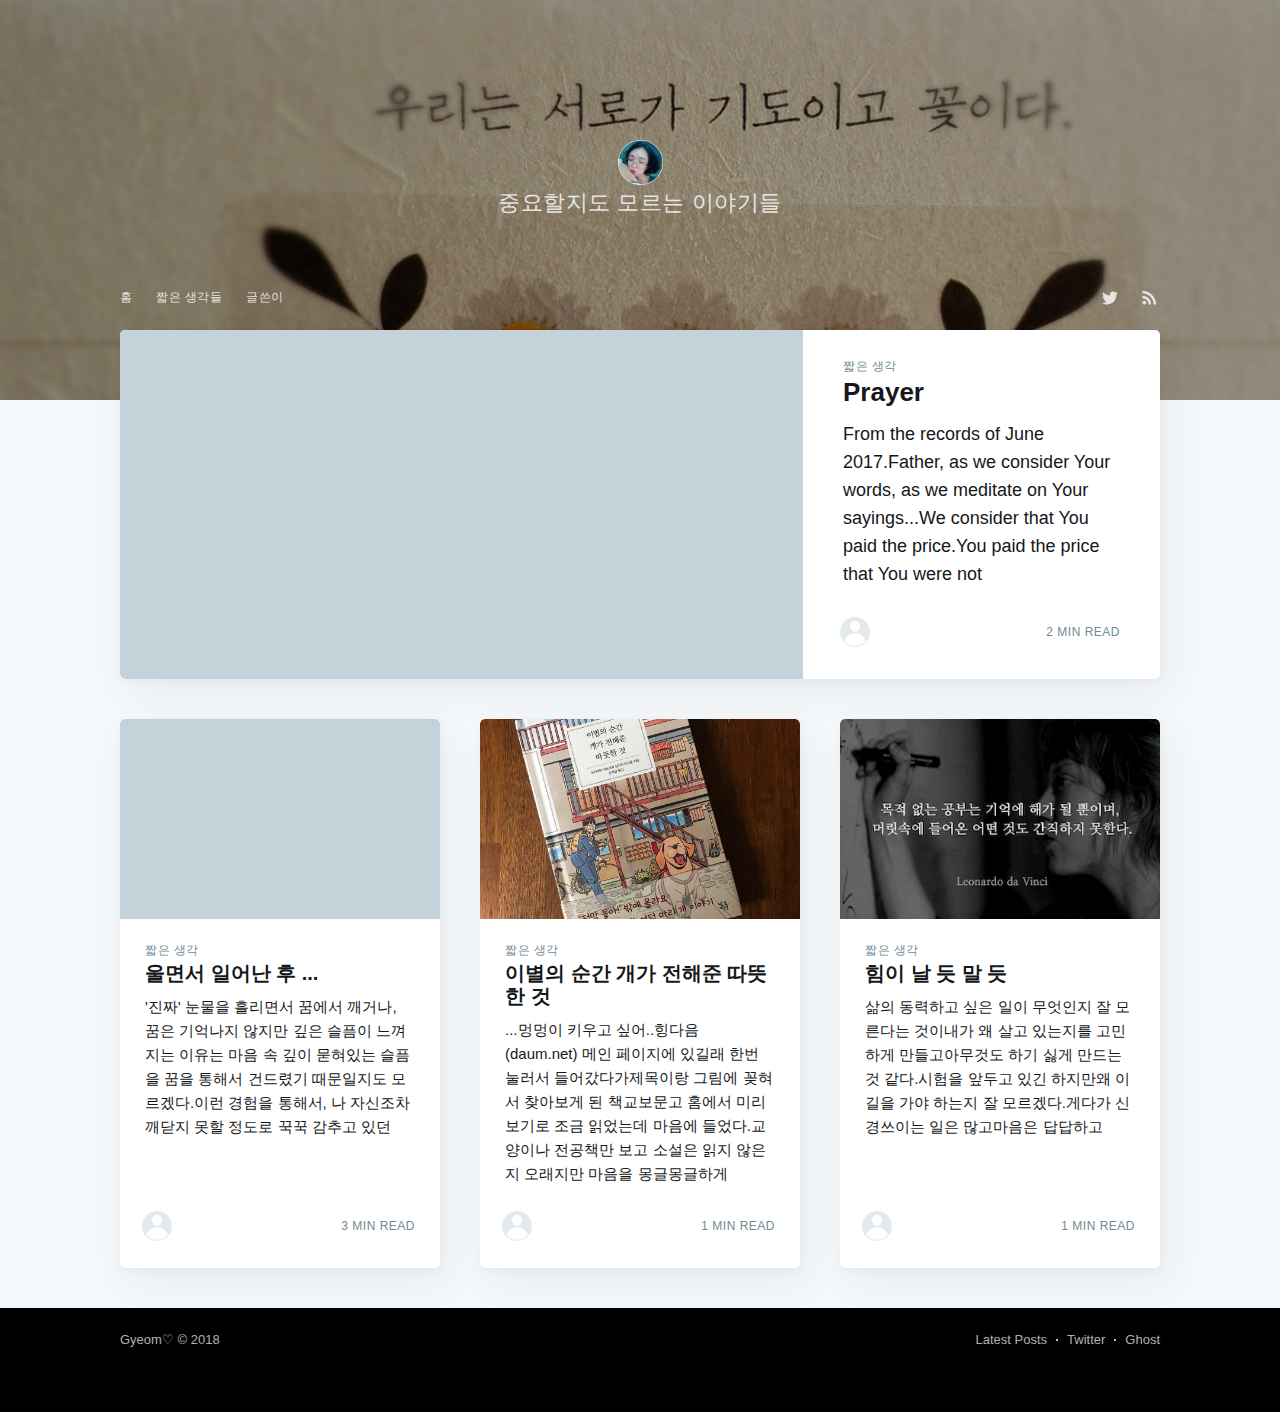
<file: index.html>
<head>

    <meta charset="utf-8">
    <meta http-equiv="X-UA-Compatible" content="IE=edge">

    <title>Gyeom♡</title>
    <meta name="HandheldFriendly" content="True">
    <meta name="viewport" content="width=device-width, initial-scale=1.0">

    <link rel="stylesheet" type="text/css" href="assets/built/screen.css?v=ab9fcf9eac">

    <meta name="description" content="중요할지도 모르는 이야기들">
    <link rel="shortcut icon" href="favicon.png" type="image/png">
    <link rel="canonical" href="http://celeste1016.github.io/">
    <meta name="referrer" content="no-referrer-when-downgrade">
    
    <meta property="og:site_name" content="Gyeom♡">
    <meta property="og:type" content="website">
    <meta property="og:title" content="Gyeom♡">
    <meta property="og:description" content="중요할지도 모르는 이야기들">
    <meta property="og:url" content="http://celeste1016.github.io/">
    <meta property="og:image" content="http://celeste1016.github.io/content/images/2018/10/cover-1.png">
    <meta name="twitter:card" content="summary_large_image">
    <meta name="twitter:title" content="Gyeom♡">
    <meta name="twitter:description" content="중요할지도 모르는 이야기들">
    <meta name="twitter:url" content="http://celeste1016.github.io/">
    <meta name="twitter:image" content="http://celeste1016.github.io/content/images/2018/10/cover-1.png">
    <meta name="twitter:site" content="@aayeon1016">
    <meta property="og:image:width" content="1358">
    <meta property="og:image:height" content="695">
    
    <script type="application/ld+json">
{
    "@context": "https://schema.org",
    "@type": "WebSite",
    "publisher": {
        "@type": "Organization",
        "name": "Gyeom♡",
        "logo": {
            "@type": "ImageObject",
            "url": "http://celeste1016.github.io/content/images/2018/10/logo-1.png",
            "width": 60,
            "height": 60
        }
    },
    "url": "http://celeste1016.github.io/",
    "image": {
        "@type": "ImageObject",
        "url": "http://celeste1016.github.io/content/images/2018/10/cover-1.png",
        "width": 1358,
        "height": 695
    },
    "mainEntityOfPage": {
        "@type": "WebPage",
        "@id": "http://celeste1016.github.io/"
    },
    "description": "중요할지도 모르는 이야기들"
}
    </script>

    <script src="public/ghost-sdk.js?v=ab9fcf9eac"></script>
<script>
ghost.init({
	clientId: "ghost-frontend",
	clientSecret: "56ac3797dfbf"
});
</script>
    <meta name="generator" content="Ghost 2.4">
    <link rel="alternate" type="application/rss+xml" title="Gyeom♡" href="http://celeste1016.github.io/rss/">
    <meta http-equiv="Pragma" content="no-cache">
<meta http-equiv="Expires" content="-1">

</head>
<body class="home-template">

    <div class="site-wrapper">

        
<header class="site-header outer " style="background-image: url(content/images/2018/10/cover-1.png)">
    <div class="inner">
        <div class="site-header-content">
            <h1 class="site-title">
                    <img class="site-logo" src="content/images/2018/10/logo-1.png" alt="Gyeom♡">
            </h1>
            <h2 class="site-description">중요할지도 모르는 이야기들</h2>
        </div>
        <nav class="site-nav">
    <div class="site-nav-left">
            <ul class="nav" role="menu">
    <li class="nav- nav-current" role="menuitem"><a href="http://celeste1016.github.io/">홈</a></li>
    <li class="nav--" role="menuitem"><a href="http://celeste1016.github.io/tag/jjalbeun-saenggag/">짧은 생각들</a></li>
    <li class="nav-" role="menuitem"><a href="http://celeste1016.github.io/author/celeste/">글쓴이</a></li>
</ul>

    </div>
    <div class="site-nav-right">
        <div class="social-links">
                <a class="social-link social-link-tw" href="https://twitter.com/aayeon1016" title="Twitter" target="_blank" rel="noopener"><svg xmlns="http://www.w3.org/2000/svg" viewbox="0 0 32 32"><path d="M30.063 7.313c-.813 1.125-1.75 2.125-2.875 2.938v.75c0 1.563-.188 3.125-.688 4.625a15.088 15.088 0 0 1-2.063 4.438c-.875 1.438-2 2.688-3.25 3.813a15.015 15.015 0 0 1-4.625 2.563c-1.813.688-3.75 1-5.75 1-3.25 0-6.188-.875-8.875-2.625.438.063.875.125 1.375.125 2.688 0 5.063-.875 7.188-2.5-1.25 0-2.375-.375-3.375-1.125s-1.688-1.688-2.063-2.875c.438.063.813.125 1.125.125.5 0 1-.063 1.5-.25-1.313-.25-2.438-.938-3.313-1.938a5.673 5.673 0 0 1-1.313-3.688v-.063c.813.438 1.688.688 2.625.688a5.228 5.228 0 0 1-1.875-2c-.5-.875-.688-1.813-.688-2.75 0-1.063.25-2.063.75-2.938 1.438 1.75 3.188 3.188 5.25 4.25s4.313 1.688 6.688 1.813a5.579 5.579 0 0 1 1.5-5.438c1.125-1.125 2.5-1.688 4.125-1.688s3.063.625 4.188 1.813a11.48 11.48 0 0 0 3.688-1.375c-.438 1.375-1.313 2.438-2.563 3.188 1.125-.125 2.188-.438 3.313-.875z"></path></svg>
</a>
        </div>
            <a class="rss-button" href="https://feedly.com/i/subscription/feed/http://celeste1016.github.io/rss/" title="RSS" target="_blank" rel="noopener"><svg xmlns="http://www.w3.org/2000/svg" viewbox="0 0 24 24"><circle cx="6.18" cy="17.82" r="2.18"></circle><path d="M4 4.44v2.83c7.03 0 12.73 5.7 12.73 12.73h2.83c0-8.59-6.97-15.56-15.56-15.56zm0 5.66v2.83c3.9 0 7.07 3.17 7.07 7.07h2.83c0-5.47-4.43-9.9-9.9-9.9z"></path></svg>
</a>
    </div>
</nav>
    </div>
</header>

<main id="site-main" class="site-main outer">
    <div class="inner">

        <div class="post-feed">

                <article class="post-card post tag-jjalbeun-saenggag">
        <a class="post-card-image-link" href="prayer/">
            <div class="post-card-image" style="background-image: url(https://images.unsplash.com/photo-1523308972121-0c5520111aaa?ixlib=rb-0.3.5&amp;q=80&amp;fm=jpg&amp;crop=entropy&amp;cs=tinysrgb&amp;w=1080&amp;fit=max&amp;ixid=eyJhcHBfaWQiOjExNzczfQ&amp;s=e7ba67af8321304b8922987923f4b9db)"></div>
        </a>
    <div class="post-card-content">
        <a class="post-card-content-link" href="prayer/">
            <header class="post-card-header">
                    <span class="post-card-tags">짧은 생각</span>
                <h2 class="post-card-title">Prayer</h2>
            </header>
            <section class="post-card-excerpt">
                <p>From the records of June 2017.Father, as we consider Your words, as we meditate on Your sayings...We consider that You paid the price.You paid the price that You were not</p>
            </section>
        </a>
        <footer class="post-card-meta">

            <ul class="author-list">
                <li class="author-list-item">

                    <div class="author-name-tooltip">
                        Celeste Gyeom♡
                    </div>

                        <a href="author/celeste/" class="static-avatar author-profile-image"><svg viewbox="0 0 24 24" xmlns="http://www.w3.org/2000/svg"><g fill="none" fill-rule="evenodd"><path d="M3.513 18.998C4.749 15.504 8.082 13 12 13s7.251 2.504 8.487 5.998C18.47 21.442 15.417 23 12 23s-6.47-1.558-8.487-4.002zM12 12c2.21 0 4-2.79 4-5s-1.79-4-4-4-4 1.79-4 4 1.79 5 4 5z" fill="#FFF"></path></g></svg>
</a>
                </li>
            </ul>

            <span class="reading-time">2 min read</span>

        </footer>
    </div>
</article>


                <article class="post-card post tag-jjalbeun-saenggag">
        <a class="post-card-image-link" href="ulmyeonseo-ileonal-ddae/">
            <div class="post-card-image" style="background-image: url(https://images.unsplash.com/photo-1521318042921-d6af2ed7ba42?ixlib=rb-0.3.5&amp;q=80&amp;fm=jpg&amp;crop=entropy&amp;cs=tinysrgb&amp;w=1080&amp;fit=max&amp;ixid=eyJhcHBfaWQiOjExNzczfQ&amp;s=7e6d95be079e15ae2e3c5707c9dfd7f4)"></div>
        </a>
    <div class="post-card-content">
        <a class="post-card-content-link" href="ulmyeonseo-ileonal-ddae/">
            <header class="post-card-header">
                    <span class="post-card-tags">짧은 생각</span>
                <h2 class="post-card-title">울면서 일어난 후 ...</h2>
            </header>
            <section class="post-card-excerpt">
                <p>'진짜' 눈물을 흘리면서 꿈에서 깨거나, 꿈은 기억나지 않지만 깊은 슬픔이 느껴지는 이유는 마음 속 깊이 묻혀있는 슬픔을 꿈을 통해서 건드렸기 때문일지도 모르겠다.이런 경험을 통해서, 나 자신조차 깨닫지 못할 정도로 꾹꾹 감추고 있던</p>
            </section>
        </a>
        <footer class="post-card-meta">

            <ul class="author-list">
                <li class="author-list-item">

                    <div class="author-name-tooltip">
                        Celeste Gyeom♡
                    </div>

                        <a href="author/celeste/" class="static-avatar author-profile-image"><svg viewbox="0 0 24 24" xmlns="http://www.w3.org/2000/svg"><g fill="none" fill-rule="evenodd"><path d="M3.513 18.998C4.749 15.504 8.082 13 12 13s7.251 2.504 8.487 5.998C18.47 21.442 15.417 23 12 23s-6.47-1.558-8.487-4.002zM12 12c2.21 0 4-2.79 4-5s-1.79-4-4-4-4 1.79-4 4 1.79 5 4 5z" fill="#FFF"></path></g></svg>
</a>
                </li>
            </ul>

            <span class="reading-time">3 min read</span>

        </footer>
    </div>
</article>


                <article class="post-card post tag-jjalbeun-saenggag">
        <a class="post-card-image-link" href="ibyeolyi-sungan-gaega-jeonhaejun-ddaddeushan-geos/">
            <div class="post-card-image" style="background-image: url(content/images/2018/10/24328013_124186821697137_3362956051283443712_n.jpg)"></div>
        </a>
    <div class="post-card-content">
        <a class="post-card-content-link" href="ibyeolyi-sungan-gaega-jeonhaejun-ddaddeushan-geos/">
            <header class="post-card-header">
                    <span class="post-card-tags">짧은 생각</span>
                <h2 class="post-card-title">이별의 순간 개가 전해준 따뜻한 것</h2>
            </header>
            <section class="post-card-excerpt">
                <p>...멍멍이 키우고 싶어..힝다음 (daum.net) 메인 페이지에 있길래 한번 눌러서 들어갔다가제목이랑 그림에 꽂혀서 찾아보게 된 책교보문고 홈에서 미리보기로 조금 읽었는데 마음에 들었다.교양이나 전공책만 보고 소설은 읽지 않은 지 오래지만 마음을 몽글몽글하게</p>
            </section>
        </a>
        <footer class="post-card-meta">

            <ul class="author-list">
                <li class="author-list-item">

                    <div class="author-name-tooltip">
                        Celeste Gyeom♡
                    </div>

                        <a href="author/celeste/" class="static-avatar author-profile-image"><svg viewbox="0 0 24 24" xmlns="http://www.w3.org/2000/svg"><g fill="none" fill-rule="evenodd"><path d="M3.513 18.998C4.749 15.504 8.082 13 12 13s7.251 2.504 8.487 5.998C18.47 21.442 15.417 23 12 23s-6.47-1.558-8.487-4.002zM12 12c2.21 0 4-2.79 4-5s-1.79-4-4-4-4 1.79-4 4 1.79 5 4 5z" fill="#FFF"></path></g></svg>
</a>
                </li>
            </ul>

            <span class="reading-time">1 min read</span>

        </footer>
    </div>
</article>


                <article class="post-card post tag-jjalbeun-saenggag">
        <a class="post-card-image-link" href="himi-nal-deus-mal-deus/">
            <div class="post-card-image" style="background-image: url(content/images/2018/10/said.gif)"></div>
        </a>
    <div class="post-card-content">
        <a class="post-card-content-link" href="himi-nal-deus-mal-deus/">
            <header class="post-card-header">
                    <span class="post-card-tags">짧은 생각</span>
                <h2 class="post-card-title">힘이 날 듯 말 듯</h2>
            </header>
            <section class="post-card-excerpt">
                <p>삶의 동력하고 싶은 일이 무엇인지 잘 모른다는 것이내가 왜 살고 있는지를 고민하게 만들고아무것도 하기 싫게 만드는 것 같다.시험을 앞두고 있긴 하지만왜 이 길을 가야 하는지 잘 모르겠다.게다가 신경쓰이는 일은 많고마음은 답답하고</p>
            </section>
        </a>
        <footer class="post-card-meta">

            <ul class="author-list">
                <li class="author-list-item">

                    <div class="author-name-tooltip">
                        Celeste Gyeom♡
                    </div>

                        <a href="author/celeste/" class="static-avatar author-profile-image"><svg viewbox="0 0 24 24" xmlns="http://www.w3.org/2000/svg"><g fill="none" fill-rule="evenodd"><path d="M3.513 18.998C4.749 15.504 8.082 13 12 13s7.251 2.504 8.487 5.998C18.47 21.442 15.417 23 12 23s-6.47-1.558-8.487-4.002zM12 12c2.21 0 4-2.79 4-5s-1.79-4-4-4-4 1.79-4 4 1.79 5 4 5z" fill="#FFF"></path></g></svg>
</a>
                </li>
            </ul>

            <span class="reading-time">1 min read</span>

        </footer>
    </div>
</article>

        </div>

    </div>
</main>


        <footer class="site-footer outer">
            <div class="site-footer-content inner">
                <section class="copyright"><a href="http://celeste1016.github.io">Gyeom♡</a> © 2018</section>
                <nav class="site-footer-nav">
                    <a href="http://celeste1016.github.io">Latest Posts</a>
                    
                    <a href="https://twitter.com/aayeon1016" target="_blank" rel="noopener">Twitter</a>
                    <a href="https://ghost.org" target="_blank" rel="noopener">Ghost</a>
                </nav>
            </div>
        </footer>

    </div>


    <script>
        var images = document.querySelectorAll('.kg-gallery-image img');
        images.forEach(function (image) {
            var container = image.closest('.kg-gallery-image');
            var width = image.attributes.width.value;
            var height = image.attributes.height.value;
            var ratio = width / height;
            container.style.flex = ratio + ' 1 0%';
        })
    </script>


    <script src="https://code.jquery.com/jquery-3.2.1.min.js" integrity="sha256-hwg4gsxgFZhOsEEamdOYGBf13FyQuiTwlAQgxVSNgt4=" crossorigin="anonymous">
    </script>
    <script type="text/javascript" src="assets/built/jquery.fitvids.js?v=ab9fcf9eac"></script>

    <script>
        // maxPages is a global variable that is needed to determine
        // if we need to load more pages for the infinitescroll, or if
        // we reached the last page already.
        var maxPages = parseInt('1');
    </script>
    <script src="assets/built/infinitescroll.js?v=ab9fcf9eac"></script>

    

    

</body>
</file>
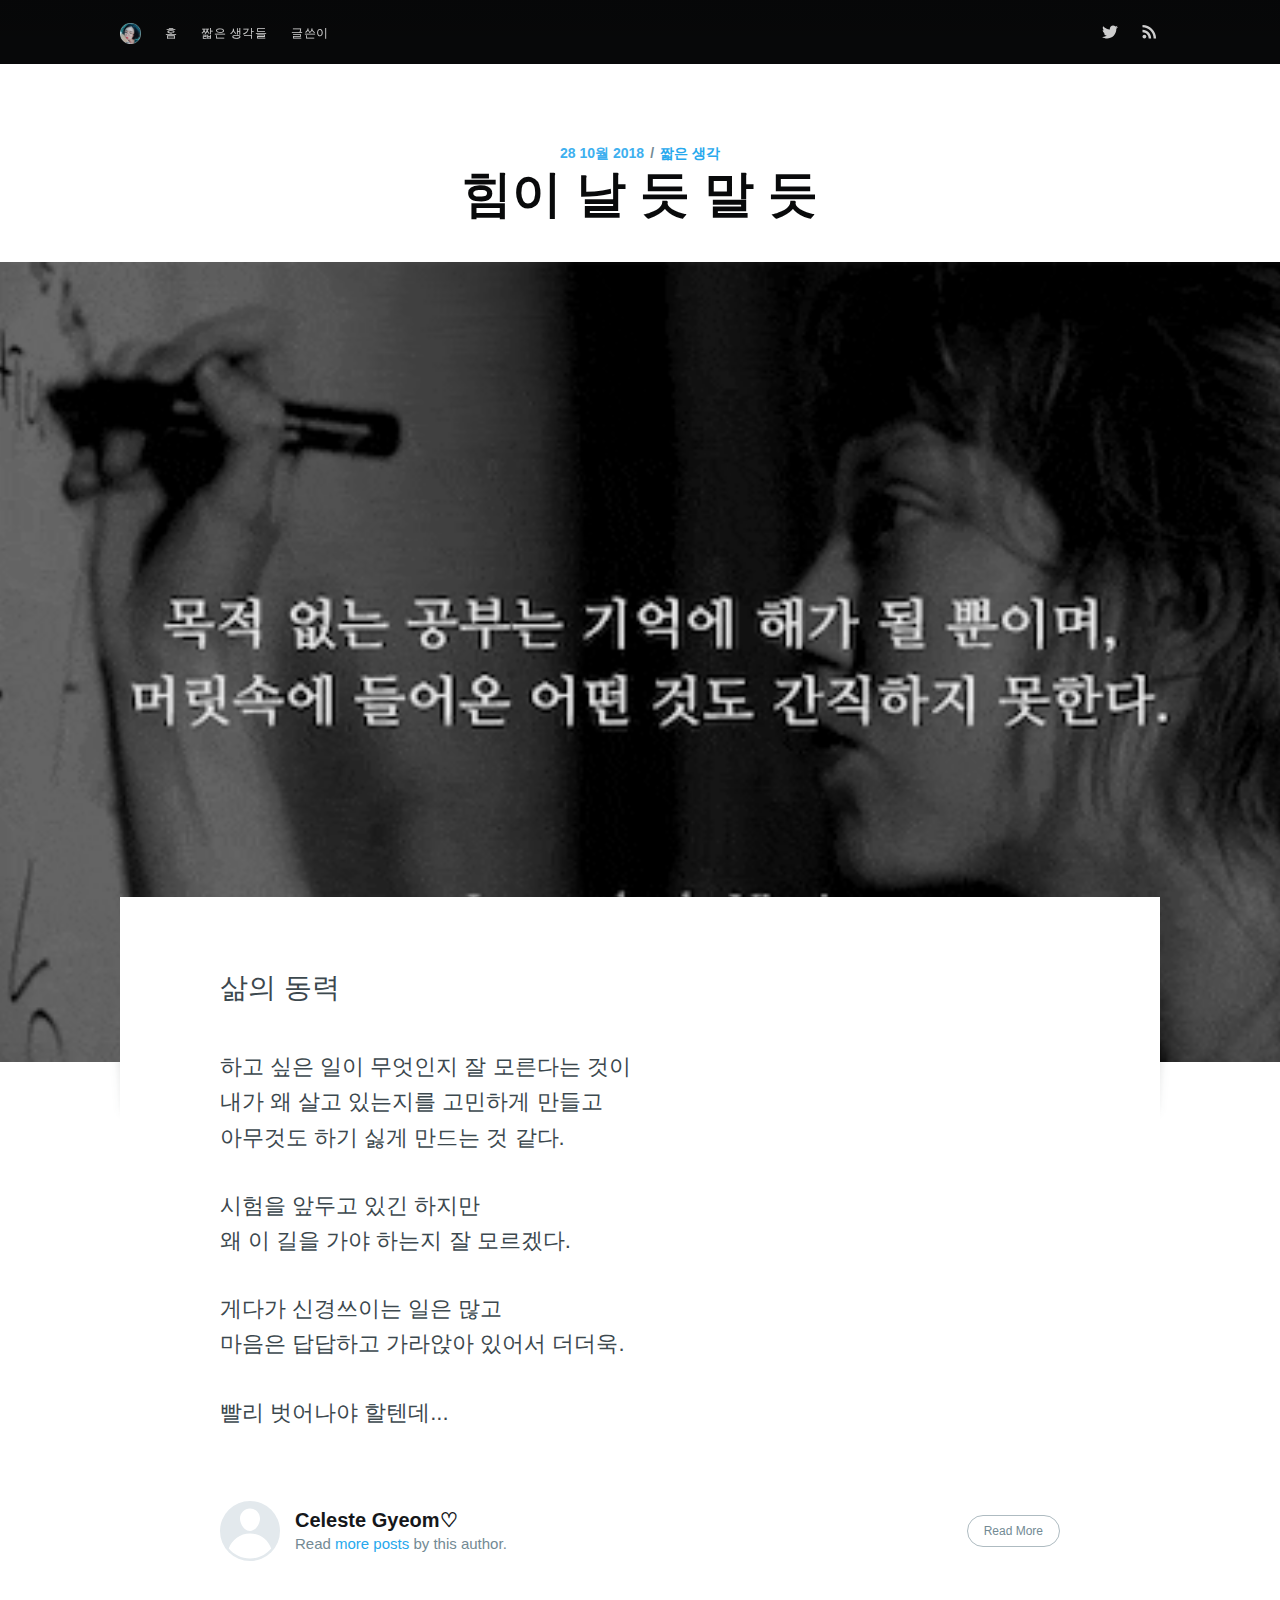
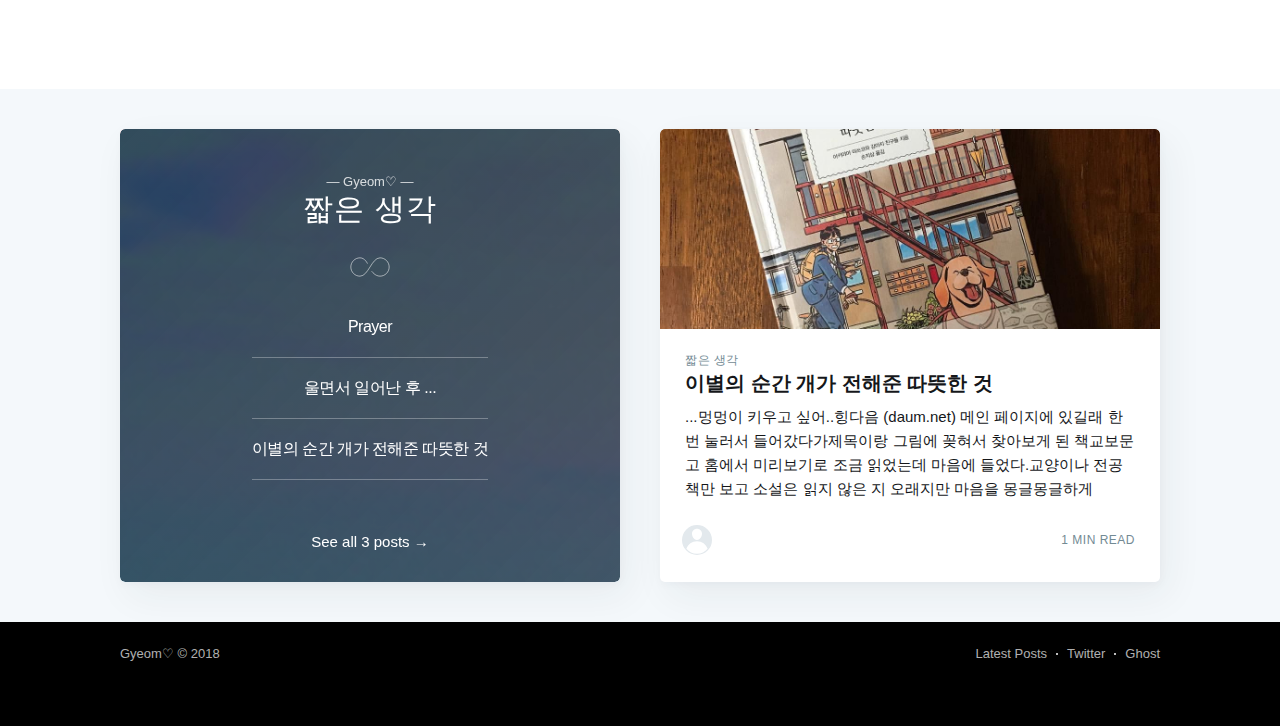
<file: himi-nal-deus-mal-deus/index.html>
<head>

    <meta charset="utf-8">
    <meta http-equiv="X-UA-Compatible" content="IE=edge">

    <title>힘이 날 듯 말 듯</title>
    <meta name="HandheldFriendly" content="True">
    <meta name="viewport" content="width=device-width, initial-scale=1.0">

    <link rel="stylesheet" type="text/css" href="../assets/built/screen.css?v=ab9fcf9eac">

    <link rel="shortcut icon" href="../favicon.png" type="image/png">
    <link rel="canonical" href="http://celeste1016.github.io/himi-nal-deus-mal-deus/">
    <meta name="referrer" content="no-referrer-when-downgrade">
    <link rel="amphtml" href="http://celeste1016.github.io/himi-nal-deus-mal-deus/amp/">
    
    <meta property="og:site_name" content="Gyeom♡">
    <meta property="og:type" content="article">
    <meta property="og:title" content="힘이 날 듯 말 듯">
    <meta property="og:description" content="삶의 동력하고 싶은 일이 무엇인지 잘 모른다는 것이내가 왜 살고 있는지를 고민하게 만들고아무것도 하기 싫게 만드는 것 같다.시험을 앞두고 있긴 하지만왜 이 길을 가야 하는지 잘 모르겠다.게다가 신경쓰이는 일은 많고마음은 답답하고 가라앉아 있어서 더더욱.빨리 벗어나야 할텐데...">
    <meta property="og:url" content="http://celeste1016.github.io/himi-nal-deus-mal-deus/">
    <meta property="og:image" content="http://celeste1016.github.io/content/images/2018/10/said.gif">
    <meta property="article:published_time" content="2018-10-28T11:27:31.000Z">
    <meta property="article:modified_time" content="2018-10-28T11:27:31.000Z">
    <meta property="article:tag" content="짧은 생각">
    
    <meta name="twitter:card" content="summary_large_image">
    <meta name="twitter:title" content="힘이 날 듯 말 듯">
    <meta name="twitter:description" content="삶의 동력하고 싶은 일이 무엇인지 잘 모른다는 것이내가 왜 살고 있는지를 고민하게 만들고아무것도 하기 싫게 만드는 것 같다.시험을 앞두고 있긴 하지만왜 이 길을 가야 하는지 잘 모르겠다.게다가 신경쓰이는 일은 많고마음은 답답하고 가라앉아 있어서 더더욱.빨리 벗어나야 할텐데...">
    <meta name="twitter:url" content="http://celeste1016.github.io/himi-nal-deus-mal-deus/">
    <meta name="twitter:image" content="http://celeste1016.github.io/content/images/2018/10/said.gif">
    <meta name="twitter:label1" content="Written by">
    <meta name="twitter:data1" content="Celeste Gyeom♡">
    <meta name="twitter:label2" content="Filed under">
    <meta name="twitter:data2" content="짧은 생각">
    <meta name="twitter:site" content="@aayeon1016">
    <meta property="og:image:width" content="420">
    <meta property="og:image:height" content="252">
    
    <script type="application/ld+json">
{
    "@context": "https://schema.org",
    "@type": "Article",
    "publisher": {
        "@type": "Organization",
        "name": "Gyeom♡",
        "logo": {
            "@type": "ImageObject",
            "url": "http://celeste1016.github.io/content/images/2018/10/logo-1.png",
            "width": 60,
            "height": 60
        }
    },
    "author": {
        "@type": "Person",
        "name": "Celeste Gyeom♡",
        "url": "http://celeste1016.github.io/author/celeste/",
        "sameAs": []
    },
    "headline": "힘이 날 듯 말 듯",
    "url": "http://celeste1016.github.io/himi-nal-deus-mal-deus/",
    "datePublished": "2018-10-28T11:27:31.000Z",
    "dateModified": "2018-10-28T11:27:31.000Z",
    "image": {
        "@type": "ImageObject",
        "url": "http://celeste1016.github.io/content/images/2018/10/said.gif",
        "width": 420,
        "height": 252
    },
    "keywords": "짧은 생각",
    "description": "삶의 동력하고 싶은 일이 무엇인지 잘 모른다는 것이내가 왜 살고 있는지를 고민하게 만들고아무것도 하기 싫게 만드는 것 같다.시험을 앞두고 있긴 하지만왜 이 길을 가야 하는지 잘 모르겠다.게다가 신경쓰이는 일은 많고마음은 답답하고 가라앉아 있어서 더더욱.빨리 벗어나야 할텐데...",
    "mainEntityOfPage": {
        "@type": "WebPage",
        "@id": "http://celeste1016.github.io/"
    }
}
    </script>

    <script src="../public/ghost-sdk.js?v=ab9fcf9eac"></script>
<script>
ghost.init({
	clientId: "ghost-frontend",
	clientSecret: "56ac3797dfbf"
});
</script>
    <meta name="generator" content="Ghost 2.4">
    <link rel="alternate" type="application/rss+xml" title="Gyeom♡" href="http://celeste1016.github.io/rss/">
    <meta http-equiv="Pragma" content="no-cache">
<meta http-equiv="Expires" content="-1">

</head>
<body class="post-template tag-jjalbeun-saenggag">

    <div class="site-wrapper">

        

<header class="site-header outer">
    <div class="inner">
        <nav class="site-nav">
    <div class="site-nav-left">
                <a class="site-nav-logo" href="http://celeste1016.github.io"><img src="../content/images/2018/10/logo-1.png" alt="Gyeom♡"></a>
            <ul class="nav" role="menu">
    <li class="nav-" role="menuitem"><a href="http://celeste1016.github.io/">홈</a></li>
    <li class="nav--" role="menuitem"><a href="http://celeste1016.github.io/tag/jjalbeun-saenggag/">짧은 생각들</a></li>
    <li class="nav-" role="menuitem"><a href="http://celeste1016.github.io/author/celeste/">글쓴이</a></li>
</ul>

    </div>
    <div class="site-nav-right">
        <div class="social-links">
                <a class="social-link social-link-tw" href="https://twitter.com/aayeon1016" title="Twitter" target="_blank" rel="noopener"><svg xmlns="http://www.w3.org/2000/svg" viewbox="0 0 32 32"><path d="M30.063 7.313c-.813 1.125-1.75 2.125-2.875 2.938v.75c0 1.563-.188 3.125-.688 4.625a15.088 15.088 0 0 1-2.063 4.438c-.875 1.438-2 2.688-3.25 3.813a15.015 15.015 0 0 1-4.625 2.563c-1.813.688-3.75 1-5.75 1-3.25 0-6.188-.875-8.875-2.625.438.063.875.125 1.375.125 2.688 0 5.063-.875 7.188-2.5-1.25 0-2.375-.375-3.375-1.125s-1.688-1.688-2.063-2.875c.438.063.813.125 1.125.125.5 0 1-.063 1.5-.25-1.313-.25-2.438-.938-3.313-1.938a5.673 5.673 0 0 1-1.313-3.688v-.063c.813.438 1.688.688 2.625.688a5.228 5.228 0 0 1-1.875-2c-.5-.875-.688-1.813-.688-2.75 0-1.063.25-2.063.75-2.938 1.438 1.75 3.188 3.188 5.25 4.25s4.313 1.688 6.688 1.813a5.579 5.579 0 0 1 1.5-5.438c1.125-1.125 2.5-1.688 4.125-1.688s3.063.625 4.188 1.813a11.48 11.48 0 0 0 3.688-1.375c-.438 1.375-1.313 2.438-2.563 3.188 1.125-.125 2.188-.438 3.313-.875z"></path></svg>
</a>
        </div>
            <a class="rss-button" href="https://feedly.com/i/subscription/feed/http://celeste1016.github.io/rss/" title="RSS" target="_blank" rel="noopener"><svg xmlns="http://www.w3.org/2000/svg" viewbox="0 0 24 24"><circle cx="6.18" cy="17.82" r="2.18"></circle><path d="M4 4.44v2.83c7.03 0 12.73 5.7 12.73 12.73h2.83c0-8.59-6.97-15.56-15.56-15.56zm0 5.66v2.83c3.9 0 7.07 3.17 7.07 7.07h2.83c0-5.47-4.43-9.9-9.9-9.9z"></path></svg>
</a>
    </div>
</nav>
    </div>
</header>


<main id="site-main" class="site-main outer">
    <div class="inner">

        <article class="post-full post tag-jjalbeun-saenggag ">

            <header class="post-full-header">
                <section class="post-full-meta">
                    <time class="post-full-meta-date" datetime="2018-10-28">28 10월 2018</time>
                        <span class="date-divider">/</span> <a href="../tag/jjalbeun-saenggag/">짧은 생각</a>
                </section>
                <h1 class="post-full-title">힘이 날 듯 말 듯</h1>
            </header>

            <figure class="post-full-image" style="background-image: url(../content/images/2018/10/said.gif)">
            </figure>

            <section class="post-full-content">
                <div class="post-content">
                    <p>삶의 동력</p><p>하고 싶은 일이 무엇인지 잘 모른다는 것이<br>내가 왜 살고 있는지를 고민하게 만들고<br>아무것도 하기 싫게 만드는 것 같다.</p><p>시험을 앞두고 있긴 하지만<br>왜 이 길을 가야 하는지 잘 모르겠다.</p><p>게다가 신경쓰이는 일은 많고<br>마음은 답답하고 가라앉아 있어서 더더욱.</p><p>빨리 벗어나야 할텐데...</p>
                </div>
            </section>


            <footer class="post-full-footer">


                    
<section class="author-card">
        <span class="avatar-wrapper"><svg viewbox="0 0 24 24" xmlns="http://www.w3.org/2000/svg"><g fill="none" fill-rule="evenodd"><path d="M3.513 18.998C4.749 15.504 8.082 13 12 13s7.251 2.504 8.487 5.998C18.47 21.442 15.417 23 12 23s-6.47-1.558-8.487-4.002zM12 12c2.21 0 4-2.79 4-5s-1.79-4-4-4-4 1.79-4 4 1.79 5 4 5z" fill="#FFF"></path></g></svg>
</span>
    <section class="author-card-content">
        <h4 class="author-card-name"><a href="../author/celeste/">Celeste Gyeom♡</a></h4>
            <p>Read <a href="../author/celeste/">more posts</a> by this author.</p>
    </section>
</section>
<div class="post-full-footer-right">
    <a class="author-card-button" href="../author/celeste/">Read More</a>
</div>


            </footer>

            <section class="post-full-comments">
	    </section>

        </article>

    </div>
</main>

<aside class="read-next outer">
    <div class="inner">
        <div class="read-next-feed">
                <article class="read-next-card" style="background-image: url(../content/images/2018/10/IMG_6484.jpg)">
                    <header class="read-next-card-header">
                        <small class="read-next-card-header-sitetitle">— Gyeom♡ —</small>
                        <h3 class="read-next-card-header-title"><a href="../tag/jjalbeun-saenggag/">짧은 생각</a></h3>
                    </header>
                    <div class="read-next-divider"><svg xmlns="http://www.w3.org/2000/svg" viewbox="0 0 24 24"><path d="M13 14.5s2 3 5 3 5.5-2.463 5.5-5.5S21 6.5 18 6.5c-5 0-7 11-12 11C2.962 17.5.5 15.037.5 12S3 6.5 6 6.5s4.5 3.5 4.5 3.5"></path></svg>
</div>
                    <div class="read-next-card-content">
                        <ul>
                            <li><a href="../prayer/">Prayer</a></li>
                            <li><a href="../ulmyeonseo-ileonal-ddae/">울면서 일어난 후 ...</a></li>
                            <li><a href="../ibyeolyi-sungan-gaega-jeonhaejun-ddaddeushan-geos/">이별의 순간 개가 전해준 따뜻한 것</a></li>
                        </ul>
                    </div>
                    <footer class="read-next-card-footer">
                        <a href="../tag/jjalbeun-saenggag/">See all 3 posts →</a>
                    </footer>
                </article>

                <article class="post-card post tag-jjalbeun-saenggag">
        <a class="post-card-image-link" href="../ibyeolyi-sungan-gaega-jeonhaejun-ddaddeushan-geos/">
            <div class="post-card-image" style="background-image: url(../content/images/2018/10/24328013_124186821697137_3362956051283443712_n.jpg)"></div>
        </a>
    <div class="post-card-content">
        <a class="post-card-content-link" href="../ibyeolyi-sungan-gaega-jeonhaejun-ddaddeushan-geos/">
            <header class="post-card-header">
                    <span class="post-card-tags">짧은 생각</span>
                <h2 class="post-card-title">이별의 순간 개가 전해준 따뜻한 것</h2>
            </header>
            <section class="post-card-excerpt">
                <p>...멍멍이 키우고 싶어..힝다음 (daum.net) 메인 페이지에 있길래 한번 눌러서 들어갔다가제목이랑 그림에 꽂혀서 찾아보게 된 책교보문고 홈에서 미리보기로 조금 읽었는데 마음에 들었다.교양이나 전공책만 보고 소설은 읽지 않은 지 오래지만 마음을 몽글몽글하게</p>
            </section>
        </a>
        <footer class="post-card-meta">

            <ul class="author-list">
                <li class="author-list-item">

                    <div class="author-name-tooltip">
                        Celeste Gyeom♡
                    </div>

                        <a href="../author/celeste/" class="static-avatar author-profile-image"><svg viewbox="0 0 24 24" xmlns="http://www.w3.org/2000/svg"><g fill="none" fill-rule="evenodd"><path d="M3.513 18.998C4.749 15.504 8.082 13 12 13s7.251 2.504 8.487 5.998C18.47 21.442 15.417 23 12 23s-6.47-1.558-8.487-4.002zM12 12c2.21 0 4-2.79 4-5s-1.79-4-4-4-4 1.79-4 4 1.79 5 4 5z" fill="#FFF"></path></g></svg>
</a>
                </li>
            </ul>

            <span class="reading-time">1 min read</span>

        </footer>
    </div>
</article>


        </div>
    </div>
</aside>

<div class="floating-header">
    <div class="floating-header-logo">
        <a href="http://celeste1016.github.io">
                <img src="../content/images/2018/10/icon.png" alt="Gyeom♡ icon">
            <span>Gyeom♡</span>
        </a>
    </div>
    <span class="floating-header-divider">—</span>
    <div class="floating-header-title">힘이 날 듯 말 듯</div>
    <div class="floating-header-share">
        <div class="floating-header-share-label">Share this <svg xmlns="http://www.w3.org/2000/svg" viewbox="0 0 24 24">
    <path d="M7.5 15.5V4a1.5 1.5 0 1 1 3 0v4.5h2a1 1 0 0 1 1 1h2a1 1 0 0 1 1 1H18a1.5 1.5 0 0 1 1.5 1.5v3.099c0 .929-.13 1.854-.385 2.748L17.5 23.5h-9c-1.5-2-5.417-8.673-5.417-8.673a1.2 1.2 0 0 1 1.76-1.605L7.5 15.5zm6-6v2m-3-3.5v3.5m6-1v2"></path>
</svg>
</div>
        <a class="floating-header-share-tw" href="https://twitter.com/share?text=%ED%9E%98%EC%9D%B4%20%EB%82%A0%20%EB%93%AF%20%EB%A7%90%20%EB%93%AF&amp;url=http://celeste1016.github.io/himi-nal-deus-mal-deus/" onclick="window.open(this.href, 'share-twitter', 'width=550,height=235');return false;">
            <svg xmlns="http://www.w3.org/2000/svg" viewbox="0 0 32 32"><path d="M30.063 7.313c-.813 1.125-1.75 2.125-2.875 2.938v.75c0 1.563-.188 3.125-.688 4.625a15.088 15.088 0 0 1-2.063 4.438c-.875 1.438-2 2.688-3.25 3.813a15.015 15.015 0 0 1-4.625 2.563c-1.813.688-3.75 1-5.75 1-3.25 0-6.188-.875-8.875-2.625.438.063.875.125 1.375.125 2.688 0 5.063-.875 7.188-2.5-1.25 0-2.375-.375-3.375-1.125s-1.688-1.688-2.063-2.875c.438.063.813.125 1.125.125.5 0 1-.063 1.5-.25-1.313-.25-2.438-.938-3.313-1.938a5.673 5.673 0 0 1-1.313-3.688v-.063c.813.438 1.688.688 2.625.688a5.228 5.228 0 0 1-1.875-2c-.5-.875-.688-1.813-.688-2.75 0-1.063.25-2.063.75-2.938 1.438 1.75 3.188 3.188 5.25 4.25s4.313 1.688 6.688 1.813a5.579 5.579 0 0 1 1.5-5.438c1.125-1.125 2.5-1.688 4.125-1.688s3.063.625 4.188 1.813a11.48 11.48 0 0 0 3.688-1.375c-.438 1.375-1.313 2.438-2.563 3.188 1.125-.125 2.188-.438 3.313-.875z"></path></svg>
        </a>
        <a class="floating-header-share-fb" href="https://www.facebook.com/sharer/sharer.php?u=http://celeste1016.github.io/himi-nal-deus-mal-deus/" onclick="window.open(this.href, 'share-facebook','width=580,height=296');return false;">
            <svg xmlns="http://www.w3.org/2000/svg" viewbox="0 0 32 32"><path d="M19 6h5V0h-5c-3.86 0-7 3.14-7 7v3H8v6h4v16h6V16h5l1-6h-6V7c0-.542.458-1 1-1z"></path></svg>
        </a>
    </div>
    <progress id="reading-progress" class="progress" value="0">
        <div class="progress-container">
            <span class="progress-bar"></span>
        </div>
    </progress>
</div>




        <footer class="site-footer outer">
            <div class="site-footer-content inner">
                <section class="copyright"><a href="http://celeste1016.github.io">Gyeom♡</a> © 2018</section>
                <nav class="site-footer-nav">
                    <a href="http://celeste1016.github.io">Latest Posts</a>
                    
                    <a href="https://twitter.com/aayeon1016" target="_blank" rel="noopener">Twitter</a>
                    <a href="https://ghost.org" target="_blank" rel="noopener">Ghost</a>
                </nav>
            </div>
        </footer>

    </div>


    <script>
        var images = document.querySelectorAll('.kg-gallery-image img');
        images.forEach(function (image) {
            var container = image.closest('.kg-gallery-image');
            var width = image.attributes.width.value;
            var height = image.attributes.height.value;
            var ratio = width / height;
            container.style.flex = ratio + ' 1 0%';
        })
    </script>


    <script src="https://code.jquery.com/jquery-3.2.1.min.js" integrity="sha256-hwg4gsxgFZhOsEEamdOYGBf13FyQuiTwlAQgxVSNgt4=" crossorigin="anonymous">
    </script>
    <script type="text/javascript" src="../assets/built/jquery.fitvids.js?v=ab9fcf9eac"></script>


    <script>

// NOTE: Scroll performance is poor in Safari
// - this appears to be due to the events firing much more slowly in Safari.
//   Dropping the scroll event and using only a raf loop results in smoother
//   scrolling but continuous processing even when not scrolling
$(document).ready(function () {
    // Start fitVids
    var $postContent = $(".post-full-content");
    $postContent.fitVids();
    // End fitVids

    var progressBar = document.querySelector('#reading-progress');
    var header = document.querySelector('.floating-header');
    var title = document.querySelector('.post-full-title');

    var lastScrollY = window.scrollY;
    var lastWindowHeight = window.innerHeight;
    var lastDocumentHeight = $(document).height();
    var ticking = false;

    function onScroll() {
        lastScrollY = window.scrollY;
        requestTick();
    }

    function onResize() {
        lastWindowHeight = window.innerHeight;
        lastDocumentHeight = $(document).height();
        requestTick();
    }

    function requestTick() {
        if (!ticking) {
            requestAnimationFrame(update);
        }
        ticking = true;
    }

    function update() {
        var trigger = title.getBoundingClientRect().top + window.scrollY;
        var triggerOffset = title.offsetHeight + 35;
        var progressMax = lastDocumentHeight - lastWindowHeight;

        // show/hide floating header
        if (lastScrollY >= trigger + triggerOffset) {
            header.classList.add('floating-active');
        } else {
            header.classList.remove('floating-active');
        }

        progressBar.setAttribute('max', progressMax);
        progressBar.setAttribute('value', lastScrollY);

        ticking = false;
    }

    window.addEventListener('scroll', onScroll, {passive: true});
    window.addEventListener('resize', onResize, false);

    update();

});
</script>


    

</body>
</file>
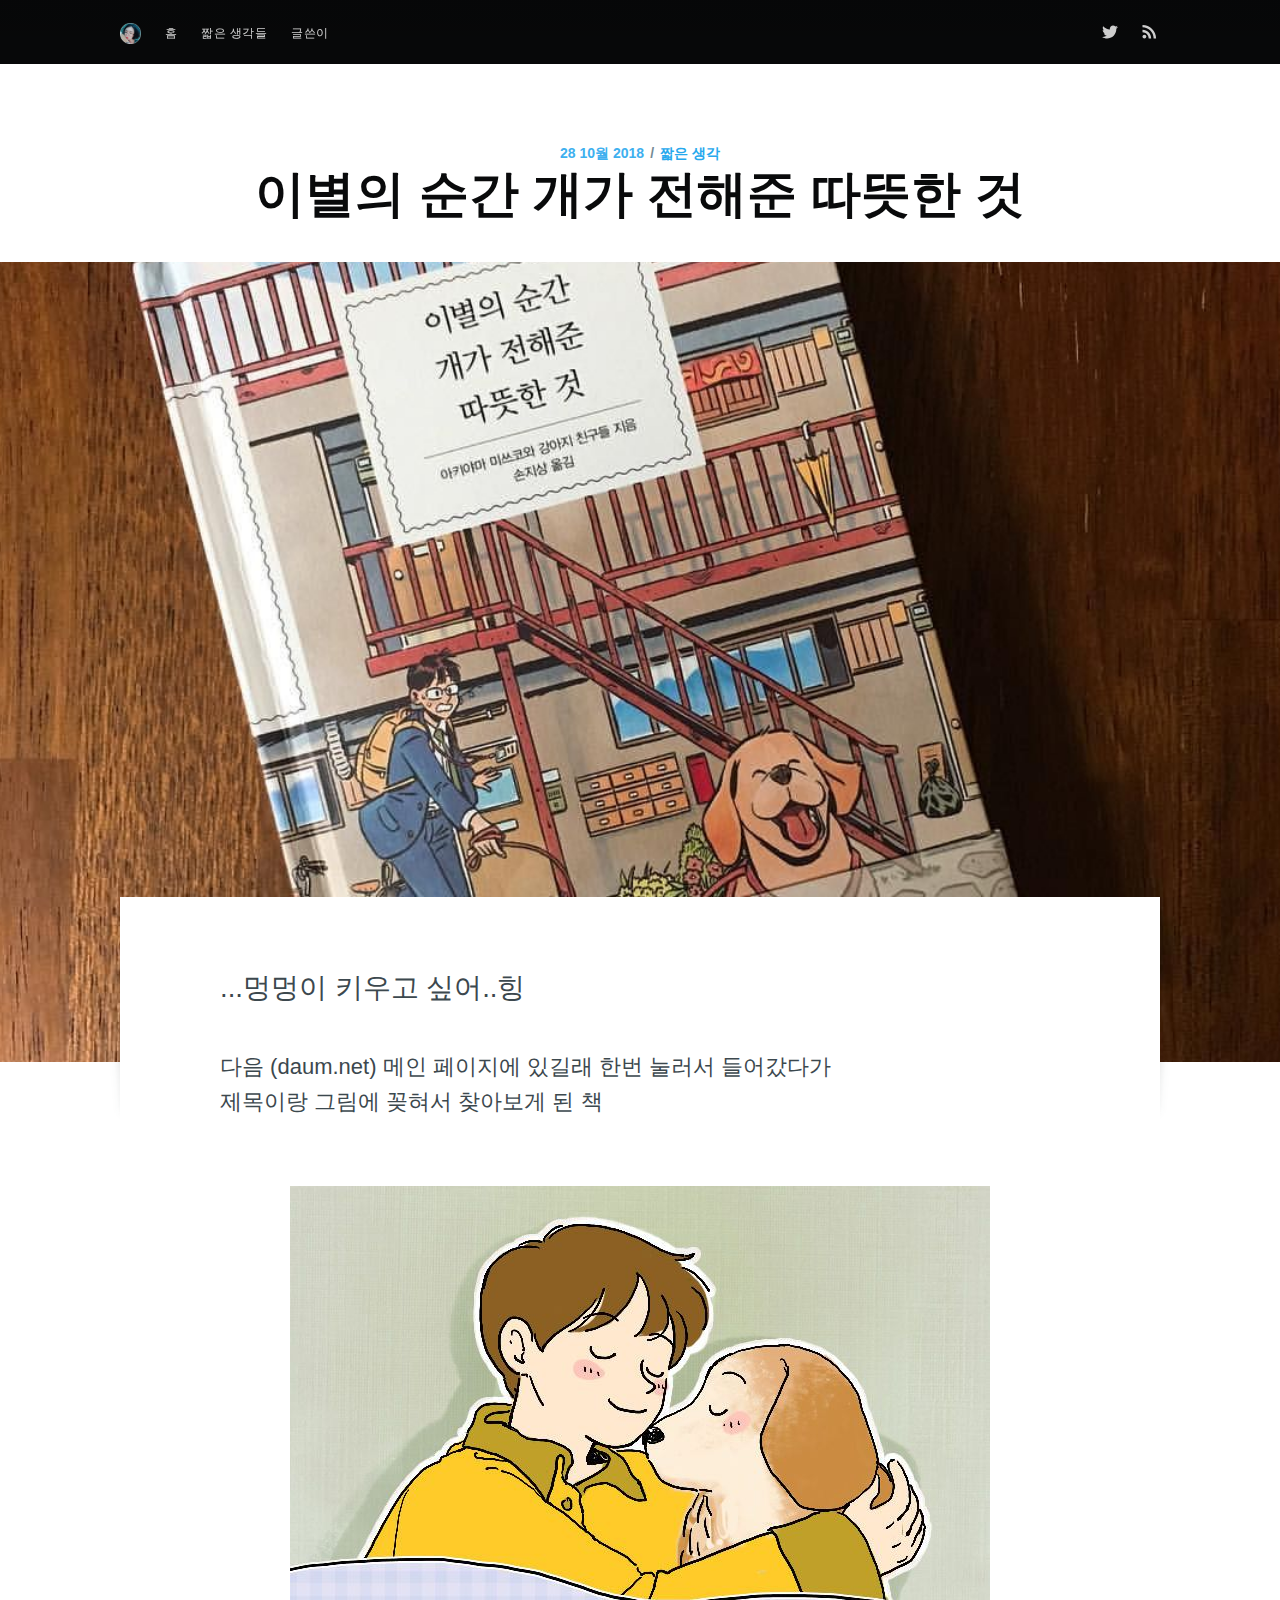
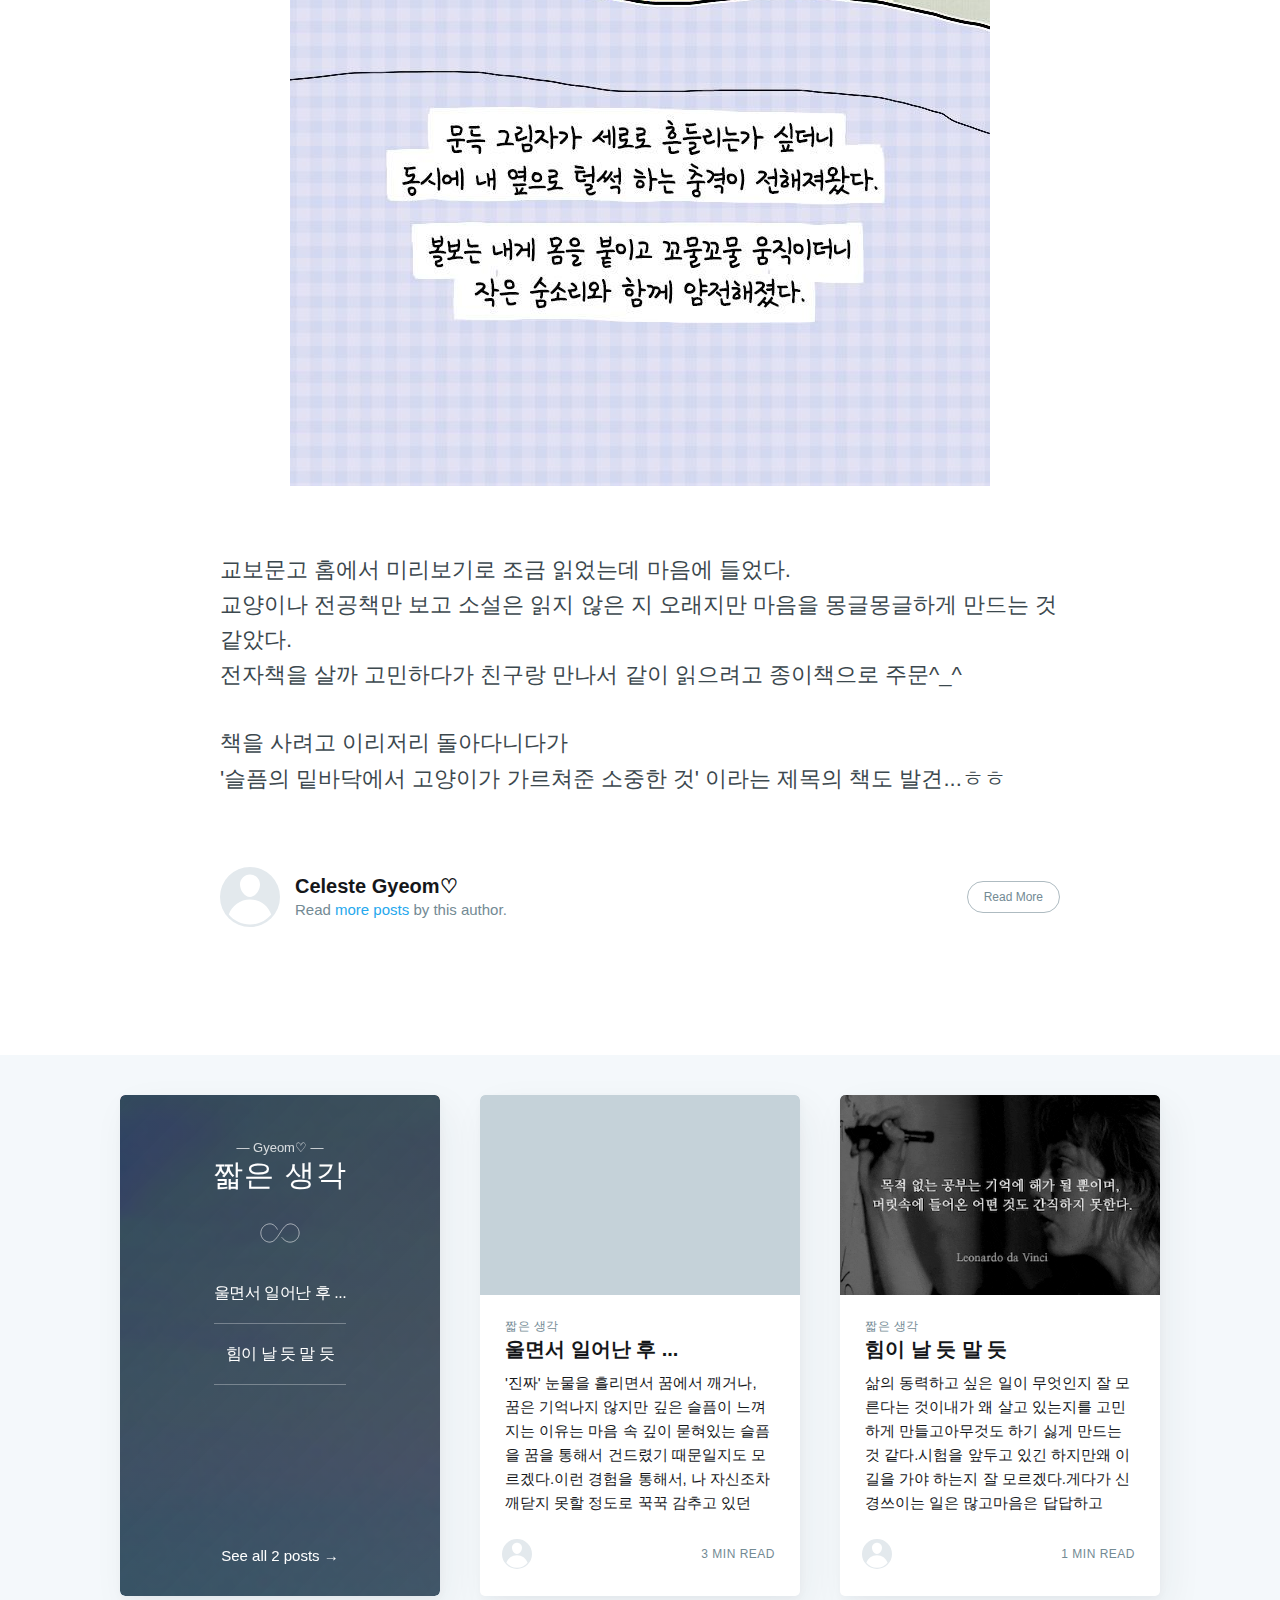
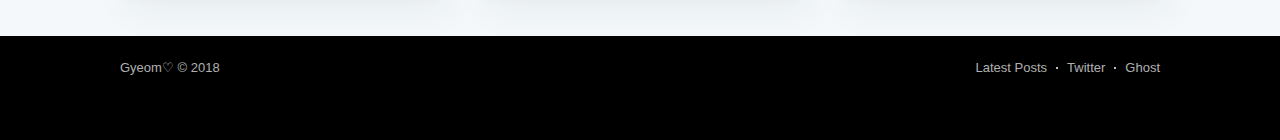
<file: ibyeolyi-sungan-gaega-jeonhaejun-ddaddeushan-geos/index.html>
<head>

    <meta charset="utf-8">
    <meta http-equiv="X-UA-Compatible" content="IE=edge">

    <title>이별의 순간 개가 전해준 따뜻한 것</title>
    <meta name="HandheldFriendly" content="True">
    <meta name="viewport" content="width=device-width, initial-scale=1.0">

    <link rel="stylesheet" type="text/css" href="../assets/built/screen.css?v=722e141a6c">

    <link rel="shortcut icon" href="../favicon.png" type="image/png">
    <link rel="canonical" href="http://celeste1016.github.io/ibyeolyi-sungan-gaega-jeonhaejun-ddaddeushan-geos/">
    <meta name="referrer" content="no-referrer-when-downgrade">
    <link rel="amphtml" href="http://celeste1016.github.io/ibyeolyi-sungan-gaega-jeonhaejun-ddaddeushan-geos/amp/">
    
    <meta property="og:site_name" content="Gyeom♡">
    <meta property="og:type" content="article">
    <meta property="og:title" content="이별의 순간 개가 전해준 따뜻한 것">
    <meta property="og:description" content="...멍멍이 키우고 싶어..힝다음 (daum.net) 메인 페이지에 있길래 한번 눌러서 들어갔다가제목이랑 그림에 꽂혀서 찾아보게 된 책교보문고 홈에서 미리보기로 조금 읽었는데 마음에 들었다.교양이나 전공책만 보고 소설은 읽지 않은 지 오래지만 마음을 몽글몽글하게 만드는 것 같았다.전자책을 살까 고민하다가 친구랑 만나서 같이 읽으려고 종이책으로 주문^_^책을 사려고 이리저리 돌아다니다가'슬픔의 밑바닥에서">
    <meta property="og:url" content="http://celeste1016.github.io/ibyeolyi-sungan-gaega-jeonhaejun-ddaddeushan-geos/">
    <meta property="og:image" content="http://celeste1016.github.io/content/images/2018/10/24328013_124186821697137_3362956051283443712_n.jpg">
    <meta property="article:published_time" content="2018-10-28T12:45:54.000Z">
    <meta property="article:modified_time" content="2018-10-29T12:52:22.000Z">
    <meta property="article:tag" content="짧은 생각">
    
    <meta name="twitter:card" content="summary_large_image">
    <meta name="twitter:title" content="이별의 순간 개가 전해준 따뜻한 것">
    <meta name="twitter:description" content="...멍멍이 키우고 싶어..힝다음 (daum.net) 메인 페이지에 있길래 한번 눌러서 들어갔다가제목이랑 그림에 꽂혀서 찾아보게 된 책교보문고 홈에서 미리보기로 조금 읽었는데 마음에 들었다.교양이나 전공책만 보고 소설은 읽지 않은 지 오래지만 마음을 몽글몽글하게 만드는 것 같았다.전자책을 살까 고민하다가 친구랑 만나서 같이 읽으려고 종이책으로 주문^_^책을 사려고 이리저리 돌아다니다가'슬픔의 밑바닥에서">
    <meta name="twitter:url" content="http://celeste1016.github.io/ibyeolyi-sungan-gaega-jeonhaejun-ddaddeushan-geos/">
    <meta name="twitter:image" content="http://celeste1016.github.io/content/images/2018/10/24328013_124186821697137_3362956051283443712_n.jpg">
    <meta name="twitter:label1" content="Written by">
    <meta name="twitter:data1" content="Celeste Gyeom♡">
    <meta name="twitter:label2" content="Filed under">
    <meta name="twitter:data2" content="짧은 생각">
    <meta name="twitter:site" content="@aayeon1016">
    <meta property="og:image:width" content="1080">
    <meta property="og:image:height" content="1080">
    
    <script type="application/ld+json">
{
    "@context": "https://schema.org",
    "@type": "Article",
    "publisher": {
        "@type": "Organization",
        "name": "Gyeom♡",
        "logo": {
            "@type": "ImageObject",
            "url": "http://celeste1016.github.io/content/images/2018/10/logo-1.png",
            "width": 60,
            "height": 60
        }
    },
    "author": {
        "@type": "Person",
        "name": "Celeste Gyeom♡",
        "url": "http://celeste1016.github.io/author/celeste/",
        "sameAs": []
    },
    "headline": "이별의 순간 개가 전해준 따뜻한 것",
    "url": "http://celeste1016.github.io/ibyeolyi-sungan-gaega-jeonhaejun-ddaddeushan-geos/",
    "datePublished": "2018-10-28T12:45:54.000Z",
    "dateModified": "2018-10-29T12:52:22.000Z",
    "image": {
        "@type": "ImageObject",
        "url": "http://celeste1016.github.io/content/images/2018/10/24328013_124186821697137_3362956051283443712_n.jpg",
        "width": 1080,
        "height": 1080
    },
    "keywords": "짧은 생각",
    "description": "...멍멍이 키우고 싶어..힝다음 (daum.net) 메인 페이지에 있길래 한번 눌러서 들어갔다가제목이랑 그림에 꽂혀서 찾아보게 된 책교보문고 홈에서 미리보기로 조금 읽었는데 마음에 들었다.교양이나 전공책만 보고 소설은 읽지 않은 지 오래지만 마음을 몽글몽글하게 만드는 것 같았다.전자책을 살까 고민하다가 친구랑 만나서 같이 읽으려고 종이책으로 주문^_^책을 사려고 이리저리 돌아다니다가&#x27;슬픔의 밑바닥에서",
    "mainEntityOfPage": {
        "@type": "WebPage",
        "@id": "http://celeste1016.github.io/"
    }
}
    </script>

    <script src="../public/ghost-sdk.js?v=722e141a6c"></script>
<script>
ghost.init({
	clientId: "ghost-frontend",
	clientSecret: "56ac3797dfbf"
});
</script>
    <meta name="generator" content="Ghost 2.4">
    <link rel="alternate" type="application/rss+xml" title="Gyeom♡" href="http://celeste1016.github.io/rss/">
    <meta http-equiv="Pragma" content="no-cache">
<meta http-equiv="Expires" content="-1">

</head>
<body class="post-template tag-jjalbeun-saenggag">

    <div class="site-wrapper">

        

<header class="site-header outer">
    <div class="inner">
        <nav class="site-nav">
    <div class="site-nav-left">
                <a class="site-nav-logo" href="http://celeste1016.github.io"><img src="../content/images/2018/10/logo-1.png" alt="Gyeom♡"></a>
            <ul class="nav" role="menu">
    <li class="nav-" role="menuitem"><a href="http://celeste1016.github.io/">홈</a></li>
    <li class="nav--" role="menuitem"><a href="http://celeste1016.github.io/tag/jjalbeun-saenggag/">짧은 생각들</a></li>
    <li class="nav-" role="menuitem"><a href="http://celeste1016.github.io/author/celeste/">글쓴이</a></li>
</ul>

    </div>
    <div class="site-nav-right">
        <div class="social-links">
                <a class="social-link social-link-tw" href="https://twitter.com/aayeon1016" title="Twitter" target="_blank" rel="noopener"><svg xmlns="http://www.w3.org/2000/svg" viewbox="0 0 32 32"><path d="M30.063 7.313c-.813 1.125-1.75 2.125-2.875 2.938v.75c0 1.563-.188 3.125-.688 4.625a15.088 15.088 0 0 1-2.063 4.438c-.875 1.438-2 2.688-3.25 3.813a15.015 15.015 0 0 1-4.625 2.563c-1.813.688-3.75 1-5.75 1-3.25 0-6.188-.875-8.875-2.625.438.063.875.125 1.375.125 2.688 0 5.063-.875 7.188-2.5-1.25 0-2.375-.375-3.375-1.125s-1.688-1.688-2.063-2.875c.438.063.813.125 1.125.125.5 0 1-.063 1.5-.25-1.313-.25-2.438-.938-3.313-1.938a5.673 5.673 0 0 1-1.313-3.688v-.063c.813.438 1.688.688 2.625.688a5.228 5.228 0 0 1-1.875-2c-.5-.875-.688-1.813-.688-2.75 0-1.063.25-2.063.75-2.938 1.438 1.75 3.188 3.188 5.25 4.25s4.313 1.688 6.688 1.813a5.579 5.579 0 0 1 1.5-5.438c1.125-1.125 2.5-1.688 4.125-1.688s3.063.625 4.188 1.813a11.48 11.48 0 0 0 3.688-1.375c-.438 1.375-1.313 2.438-2.563 3.188 1.125-.125 2.188-.438 3.313-.875z"></path></svg>
</a>
        </div>
            <a class="rss-button" href="https://feedly.com/i/subscription/feed/http://celeste1016.github.io/rss/" title="RSS" target="_blank" rel="noopener"><svg xmlns="http://www.w3.org/2000/svg" viewbox="0 0 24 24"><circle cx="6.18" cy="17.82" r="2.18"></circle><path d="M4 4.44v2.83c7.03 0 12.73 5.7 12.73 12.73h2.83c0-8.59-6.97-15.56-15.56-15.56zm0 5.66v2.83c3.9 0 7.07 3.17 7.07 7.07h2.83c0-5.47-4.43-9.9-9.9-9.9z"></path></svg>
</a>
    </div>
</nav>
    </div>
</header>


<main id="site-main" class="site-main outer">
    <div class="inner">

        <article class="post-full post tag-jjalbeun-saenggag ">

            <header class="post-full-header">
                <section class="post-full-meta">
                    <time class="post-full-meta-date" datetime="2018-10-28">28 10월 2018</time>
                        <span class="date-divider">/</span> <a href="../tag/jjalbeun-saenggag/">짧은 생각</a>
                </section>
                <h1 class="post-full-title">이별의 순간 개가 전해준 따뜻한 것</h1>
            </header>

            <figure class="post-full-image" style="background-image: url(../content/images/2018/10/24328013_124186821697137_3362956051283443712_n.jpg)">
            </figure>

            <section class="post-full-content">
                <div class="post-content">
                    <p>...멍멍이 키우고 싶어..힝</p><p>다음 (daum.net) 메인 페이지에 있길래 한번 눌러서 들어갔다가<br>제목이랑 그림에 꽂혀서 찾아보게 된 책</p><figure class="kg-card kg-image-card kg-width-wide"><img src="../content/images/2018/10/3.jpg" class="kg-image"></figure><p>교보문고 홈에서 미리보기로 조금 읽었는데 마음에 들었다.<br>교양이나 전공책만 보고 소설은 읽지 않은 지 오래지만 마음을 몽글몽글하게 만드는 것 같았다.<br>전자책을 살까 고민하다가 친구랑 만나서 같이 읽으려고 종이책으로 주문^_^</p><p>책을 사려고 이리저리 돌아다니다가<br>'슬픔의 밑바닥에서 고양이가 가르쳐준 소중한 것' 이라는 제목의 책도 발견...ㅎㅎ</p>
                </div>
            </section>


            <footer class="post-full-footer">


                    
<section class="author-card">
        <span class="avatar-wrapper"><svg viewbox="0 0 24 24" xmlns="http://www.w3.org/2000/svg"><g fill="none" fill-rule="evenodd"><path d="M3.513 18.998C4.749 15.504 8.082 13 12 13s7.251 2.504 8.487 5.998C18.47 21.442 15.417 23 12 23s-6.47-1.558-8.487-4.002zM12 12c2.21 0 4-2.79 4-5s-1.79-4-4-4-4 1.79-4 4 1.79 5 4 5z" fill="#FFF"></path></g></svg>
</span>
    <section class="author-card-content">
        <h4 class="author-card-name"><a href="../author/celeste/">Celeste Gyeom♡</a></h4>
            <p>Read <a href="../author/celeste/">more posts</a> by this author.</p>
    </section>
</section>
<div class="post-full-footer-right">
    <a class="author-card-button" href="../author/celeste/">Read More</a>
</div>


            </footer>

            <section class="post-full-comments">
                 <div id="disqus_thread"></div>
<script>

/**
*  RECOMMENDED CONFIGURATION VARIABLES: EDIT AND UNCOMMENT THE SECTION BELOW TO INSERT DYNAMIC VALUES FROM YOUR PLATFORM OR CMS.
*  LEARN WHY DEFINING THESE VARIABLES IS IMPORTANT: https://disqus.com/admin/universalcode/#configuration-variables*/
/*
var disqus_config = function () {
this.page.url = "https://celeste1016.github.io";  // Replace PAGE_URL with your page's canonical URL variable
this.page.identifier = "ghost-5bd5ac569cfa2a8f8a2248ee"; // Replace PAGE_IDENTIFIER with your page's unique identifier variable
};
*/
(function() { // DON'T EDIT BELOW THIS LINE
var d = document, s = d.createElement('script');
s.src = 'https://gyeom.disqus.com/embed.js';
s.setAttribute('data-timestamp', +new Date());
(d.head || d.body).appendChild(s);
})();
</script>
<noscript>Please enable JavaScript to view the <a href="https://disqus.com/?ref_noscript">comments powered by Disqus.</a></noscript>
                                       
	    </section>

        </article>

    </div>
</main>

<aside class="read-next outer">
    <div class="inner">
        <div class="read-next-feed">
                <article class="read-next-card" style="background-image: url(../content/images/2018/10/IMG_6484.jpg)">
                    <header class="read-next-card-header">
                        <small class="read-next-card-header-sitetitle">— Gyeom♡ —</small>
                        <h3 class="read-next-card-header-title"><a href="../tag/jjalbeun-saenggag/">짧은 생각</a></h3>
                    </header>
                    <div class="read-next-divider"><svg xmlns="http://www.w3.org/2000/svg" viewbox="0 0 24 24"><path d="M13 14.5s2 3 5 3 5.5-2.463 5.5-5.5S21 6.5 18 6.5c-5 0-7 11-12 11C2.962 17.5.5 15.037.5 12S3 6.5 6 6.5s4.5 3.5 4.5 3.5"></path></svg>
</div>
                    <div class="read-next-card-content">
                        <ul>
                            <li><a href="../ulmyeonseo-ileonal-ddae/">울면서 일어난 후 ...</a></li>
                            <li><a href="../himi-nal-deus-mal-deus/">힘이 날 듯 말 듯</a></li>
                        </ul>
                    </div>
                    <footer class="read-next-card-footer">
                        <a href="../tag/jjalbeun-saenggag/">See all 2 posts →</a>
                    </footer>
                </article>

                <article class="post-card post tag-jjalbeun-saenggag">
        <a class="post-card-image-link" href="../ulmyeonseo-ileonal-ddae/">
            <div class="post-card-image" style="background-image: url(https://images.unsplash.com/photo-1521318042921-d6af2ed7ba42?ixlib=rb-0.3.5&amp;q=80&amp;fm=jpg&amp;crop=entropy&amp;cs=tinysrgb&amp;w=1080&amp;fit=max&amp;ixid=eyJhcHBfaWQiOjExNzczfQ&amp;s=7e6d95be079e15ae2e3c5707c9dfd7f4)"></div>
        </a>
    <div class="post-card-content">
        <a class="post-card-content-link" href="../ulmyeonseo-ileonal-ddae/">
            <header class="post-card-header">
                    <span class="post-card-tags">짧은 생각</span>
                <h2 class="post-card-title">울면서 일어난 후 ...</h2>
            </header>
            <section class="post-card-excerpt">
                <p>'진짜' 눈물을 흘리면서 꿈에서 깨거나, 꿈은 기억나지 않지만 깊은 슬픔이 느껴지는 이유는 마음 속 깊이 묻혀있는 슬픔을 꿈을 통해서 건드렸기 때문일지도 모르겠다.이런 경험을 통해서, 나 자신조차 깨닫지 못할 정도로 꾹꾹 감추고 있던</p>
            </section>
        </a>
        <footer class="post-card-meta">

            <ul class="author-list">
                <li class="author-list-item">

                    <div class="author-name-tooltip">
                        Celeste Gyeom♡
                    </div>

                        <a href="../author/celeste/" class="static-avatar author-profile-image"><svg viewbox="0 0 24 24" xmlns="http://www.w3.org/2000/svg"><g fill="none" fill-rule="evenodd"><path d="M3.513 18.998C4.749 15.504 8.082 13 12 13s7.251 2.504 8.487 5.998C18.47 21.442 15.417 23 12 23s-6.47-1.558-8.487-4.002zM12 12c2.21 0 4-2.79 4-5s-1.79-4-4-4-4 1.79-4 4 1.79 5 4 5z" fill="#FFF"></path></g></svg>
</a>
                </li>
            </ul>

            <span class="reading-time">3 min read</span>

        </footer>
    </div>
</article>

                <article class="post-card post tag-jjalbeun-saenggag">
        <a class="post-card-image-link" href="../himi-nal-deus-mal-deus/">
            <div class="post-card-image" style="background-image: url(../content/images/2018/10/said.gif)"></div>
        </a>
    <div class="post-card-content">
        <a class="post-card-content-link" href="../himi-nal-deus-mal-deus/">
            <header class="post-card-header">
                    <span class="post-card-tags">짧은 생각</span>
                <h2 class="post-card-title">힘이 날 듯 말 듯</h2>
            </header>
            <section class="post-card-excerpt">
                <p>삶의 동력하고 싶은 일이 무엇인지 잘 모른다는 것이내가 왜 살고 있는지를 고민하게 만들고아무것도 하기 싫게 만드는 것 같다.시험을 앞두고 있긴 하지만왜 이 길을 가야 하는지 잘 모르겠다.게다가 신경쓰이는 일은 많고마음은 답답하고</p>
            </section>
        </a>
        <footer class="post-card-meta">

            <ul class="author-list">
                <li class="author-list-item">

                    <div class="author-name-tooltip">
                        Celeste Gyeom♡
                    </div>

                        <a href="../author/celeste/" class="static-avatar author-profile-image"><svg viewbox="0 0 24 24" xmlns="http://www.w3.org/2000/svg"><g fill="none" fill-rule="evenodd"><path d="M3.513 18.998C4.749 15.504 8.082 13 12 13s7.251 2.504 8.487 5.998C18.47 21.442 15.417 23 12 23s-6.47-1.558-8.487-4.002zM12 12c2.21 0 4-2.79 4-5s-1.79-4-4-4-4 1.79-4 4 1.79 5 4 5z" fill="#FFF"></path></g></svg>
</a>
                </li>
            </ul>

            <span class="reading-time">1 min read</span>

        </footer>
    </div>
</article>

        </div>
    </div>
</aside>

<div class="floating-header">
    <div class="floating-header-logo">
        <a href="http://celeste1016.github.io">
                <img src="../content/images/2018/10/icon.png" alt="Gyeom♡ icon">
            <span>Gyeom♡</span>
        </a>
    </div>
    <span class="floating-header-divider">—</span>
    <div class="floating-header-title">이별의 순간 개가 전해준 따뜻한 것</div>
    <div class="floating-header-share">
        <div class="floating-header-share-label">Share this <svg xmlns="http://www.w3.org/2000/svg" viewbox="0 0 24 24">
    <path d="M7.5 15.5V4a1.5 1.5 0 1 1 3 0v4.5h2a1 1 0 0 1 1 1h2a1 1 0 0 1 1 1H18a1.5 1.5 0 0 1 1.5 1.5v3.099c0 .929-.13 1.854-.385 2.748L17.5 23.5h-9c-1.5-2-5.417-8.673-5.417-8.673a1.2 1.2 0 0 1 1.76-1.605L7.5 15.5zm6-6v2m-3-3.5v3.5m6-1v2"></path>
</svg>
</div>
        <a class="floating-header-share-tw" href="https://twitter.com/share?text=%EC%9D%B4%EB%B3%84%EC%9D%98%20%EC%88%9C%EA%B0%84%20%EA%B0%9C%EA%B0%80%20%EC%A0%84%ED%95%B4%EC%A4%80%20%EB%94%B0%EB%9C%BB%ED%95%9C%20%EA%B2%83&amp;url=http://celeste1016.github.io/ibyeolyi-sungan-gaega-jeonhaejun-ddaddeushan-geos/" onclick="window.open(this.href, 'share-twitter', 'width=550,height=235');return false;">
            <svg xmlns="http://www.w3.org/2000/svg" viewbox="0 0 32 32"><path d="M30.063 7.313c-.813 1.125-1.75 2.125-2.875 2.938v.75c0 1.563-.188 3.125-.688 4.625a15.088 15.088 0 0 1-2.063 4.438c-.875 1.438-2 2.688-3.25 3.813a15.015 15.015 0 0 1-4.625 2.563c-1.813.688-3.75 1-5.75 1-3.25 0-6.188-.875-8.875-2.625.438.063.875.125 1.375.125 2.688 0 5.063-.875 7.188-2.5-1.25 0-2.375-.375-3.375-1.125s-1.688-1.688-2.063-2.875c.438.063.813.125 1.125.125.5 0 1-.063 1.5-.25-1.313-.25-2.438-.938-3.313-1.938a5.673 5.673 0 0 1-1.313-3.688v-.063c.813.438 1.688.688 2.625.688a5.228 5.228 0 0 1-1.875-2c-.5-.875-.688-1.813-.688-2.75 0-1.063.25-2.063.75-2.938 1.438 1.75 3.188 3.188 5.25 4.25s4.313 1.688 6.688 1.813a5.579 5.579 0 0 1 1.5-5.438c1.125-1.125 2.5-1.688 4.125-1.688s3.063.625 4.188 1.813a11.48 11.48 0 0 0 3.688-1.375c-.438 1.375-1.313 2.438-2.563 3.188 1.125-.125 2.188-.438 3.313-.875z"></path></svg>
        </a>
        <a class="floating-header-share-fb" href="https://www.facebook.com/sharer/sharer.php?u=http://celeste1016.github.io/ibyeolyi-sungan-gaega-jeonhaejun-ddaddeushan-geos/" onclick="window.open(this.href, 'share-facebook','width=580,height=296');return false;">
            <svg xmlns="http://www.w3.org/2000/svg" viewbox="0 0 32 32"><path d="M19 6h5V0h-5c-3.86 0-7 3.14-7 7v3H8v6h4v16h6V16h5l1-6h-6V7c0-.542.458-1 1-1z"></path></svg>
        </a>
    </div>
    <progress id="reading-progress" class="progress" value="0">
        <div class="progress-container">
            <span class="progress-bar"></span>
        </div>
    </progress>
</div>




        <footer class="site-footer outer">
            <div class="site-footer-content inner">
                <section class="copyright"><a href="http://celeste1016.github.io">Gyeom♡</a> © 2018</section>
                <nav class="site-footer-nav">
                    <a href="http://celeste1016.github.io">Latest Posts</a>
                    
                    <a href="https://twitter.com/aayeon1016" target="_blank" rel="noopener">Twitter</a>
                    <a href="https://ghost.org" target="_blank" rel="noopener">Ghost</a>
                </nav>
            </div>
        </footer>

    </div>


    <script>
        var images = document.querySelectorAll('.kg-gallery-image img');
        images.forEach(function (image) {
            var container = image.closest('.kg-gallery-image');
            var width = image.attributes.width.value;
            var height = image.attributes.height.value;
            var ratio = width / height;
            container.style.flex = ratio + ' 1 0%';
        })
    </script>


    <script src="https://code.jquery.com/jquery-3.2.1.min.js" integrity="sha256-hwg4gsxgFZhOsEEamdOYGBf13FyQuiTwlAQgxVSNgt4=" crossorigin="anonymous">
    </script>
    <script type="text/javascript" src="../assets/built/jquery.fitvids.js?v=722e141a6c"></script>


    <script>

// NOTE: Scroll performance is poor in Safari
// - this appears to be due to the events firing much more slowly in Safari.
//   Dropping the scroll event and using only a raf loop results in smoother
//   scrolling but continuous processing even when not scrolling
$(document).ready(function () {
    // Start fitVids
    var $postContent = $(".post-full-content");
    $postContent.fitVids();
    // End fitVids

    var progressBar = document.querySelector('#reading-progress');
    var header = document.querySelector('.floating-header');
    var title = document.querySelector('.post-full-title');

    var lastScrollY = window.scrollY;
    var lastWindowHeight = window.innerHeight;
    var lastDocumentHeight = $(document).height();
    var ticking = false;

    function onScroll() {
        lastScrollY = window.scrollY;
        requestTick();
    }

    function onResize() {
        lastWindowHeight = window.innerHeight;
        lastDocumentHeight = $(document).height();
        requestTick();
    }

    function requestTick() {
        if (!ticking) {
            requestAnimationFrame(update);
        }
        ticking = true;
    }

    function update() {
        var trigger = title.getBoundingClientRect().top + window.scrollY;
        var triggerOffset = title.offsetHeight + 35;
        var progressMax = lastDocumentHeight - lastWindowHeight;

        // show/hide floating header
        if (lastScrollY >= trigger + triggerOffset) {
            header.classList.add('floating-active');
        } else {
            header.classList.remove('floating-active');
        }

        progressBar.setAttribute('max', progressMax);
        progressBar.setAttribute('value', lastScrollY);

        ticking = false;
    }

    window.addEventListener('scroll', onScroll, {passive: true});
    window.addEventListener('resize', onResize, false);

    update();

});
</script>


    

</body>
</file>
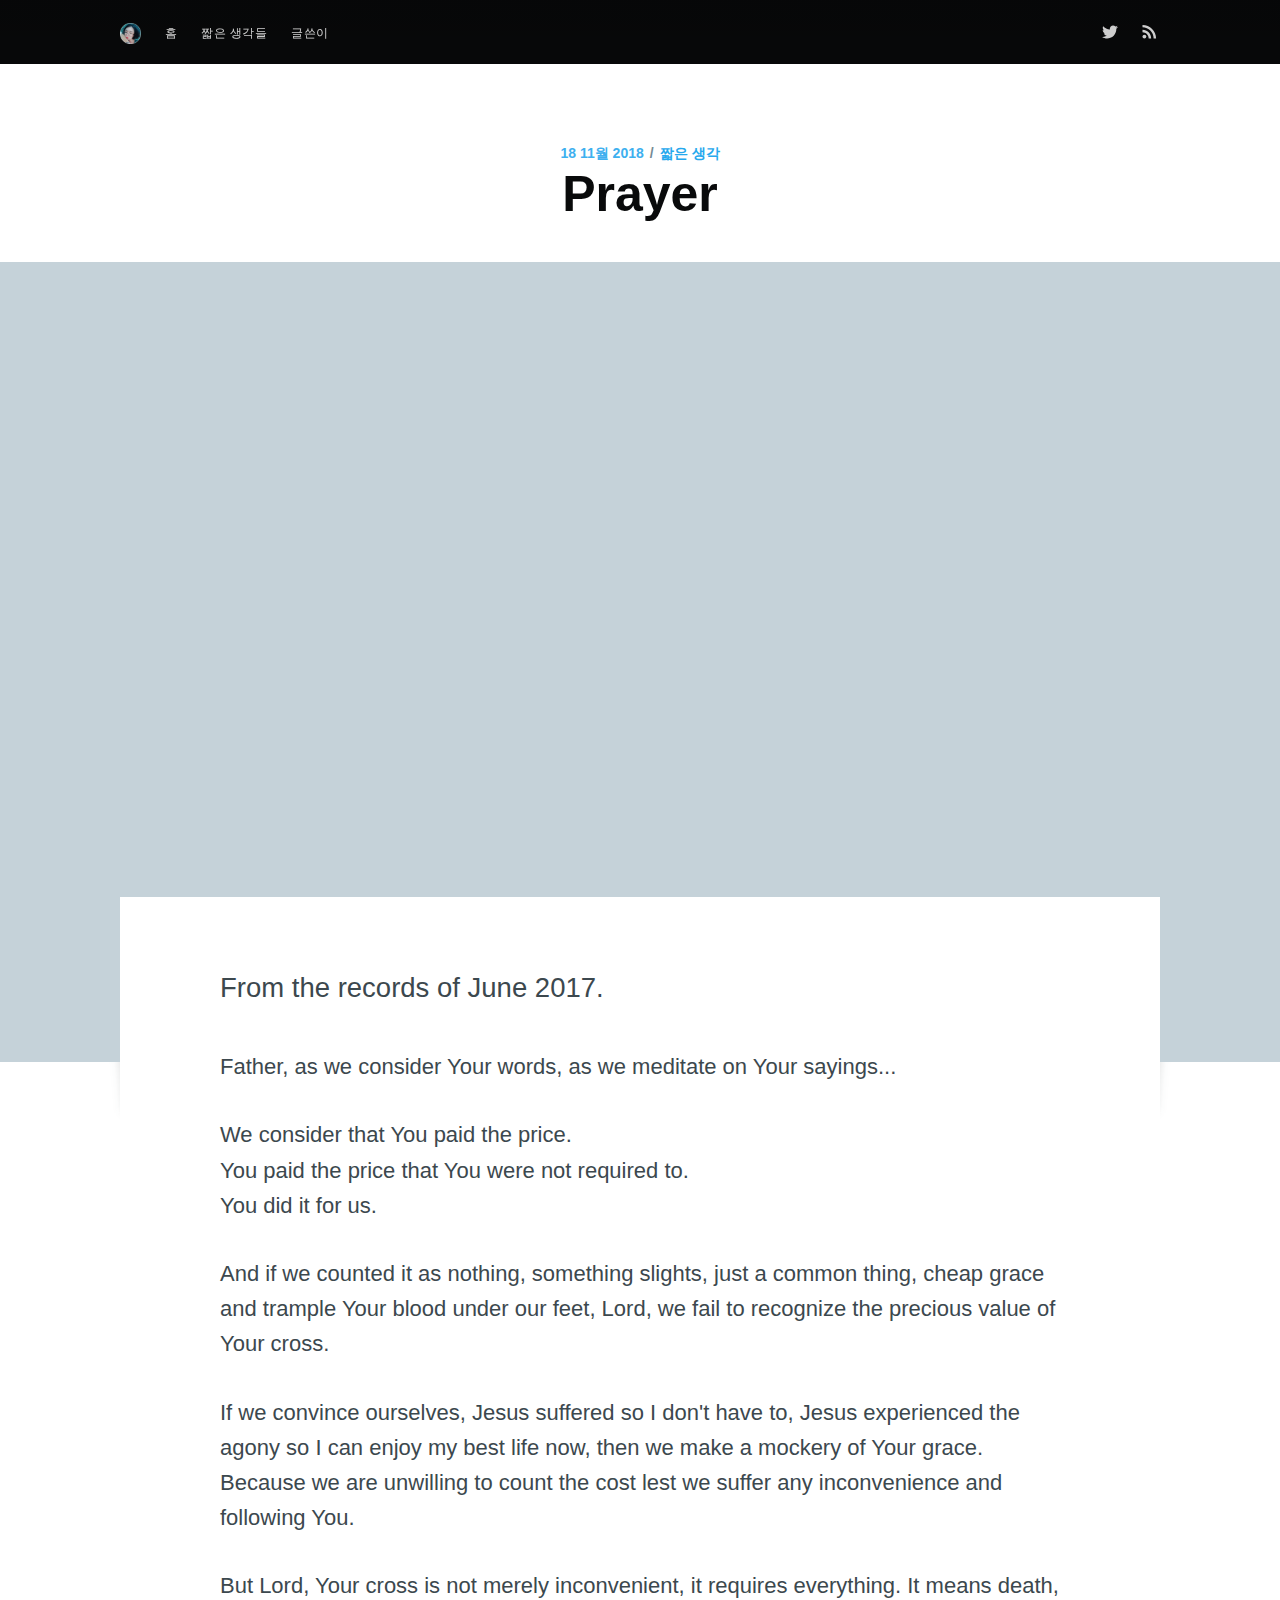
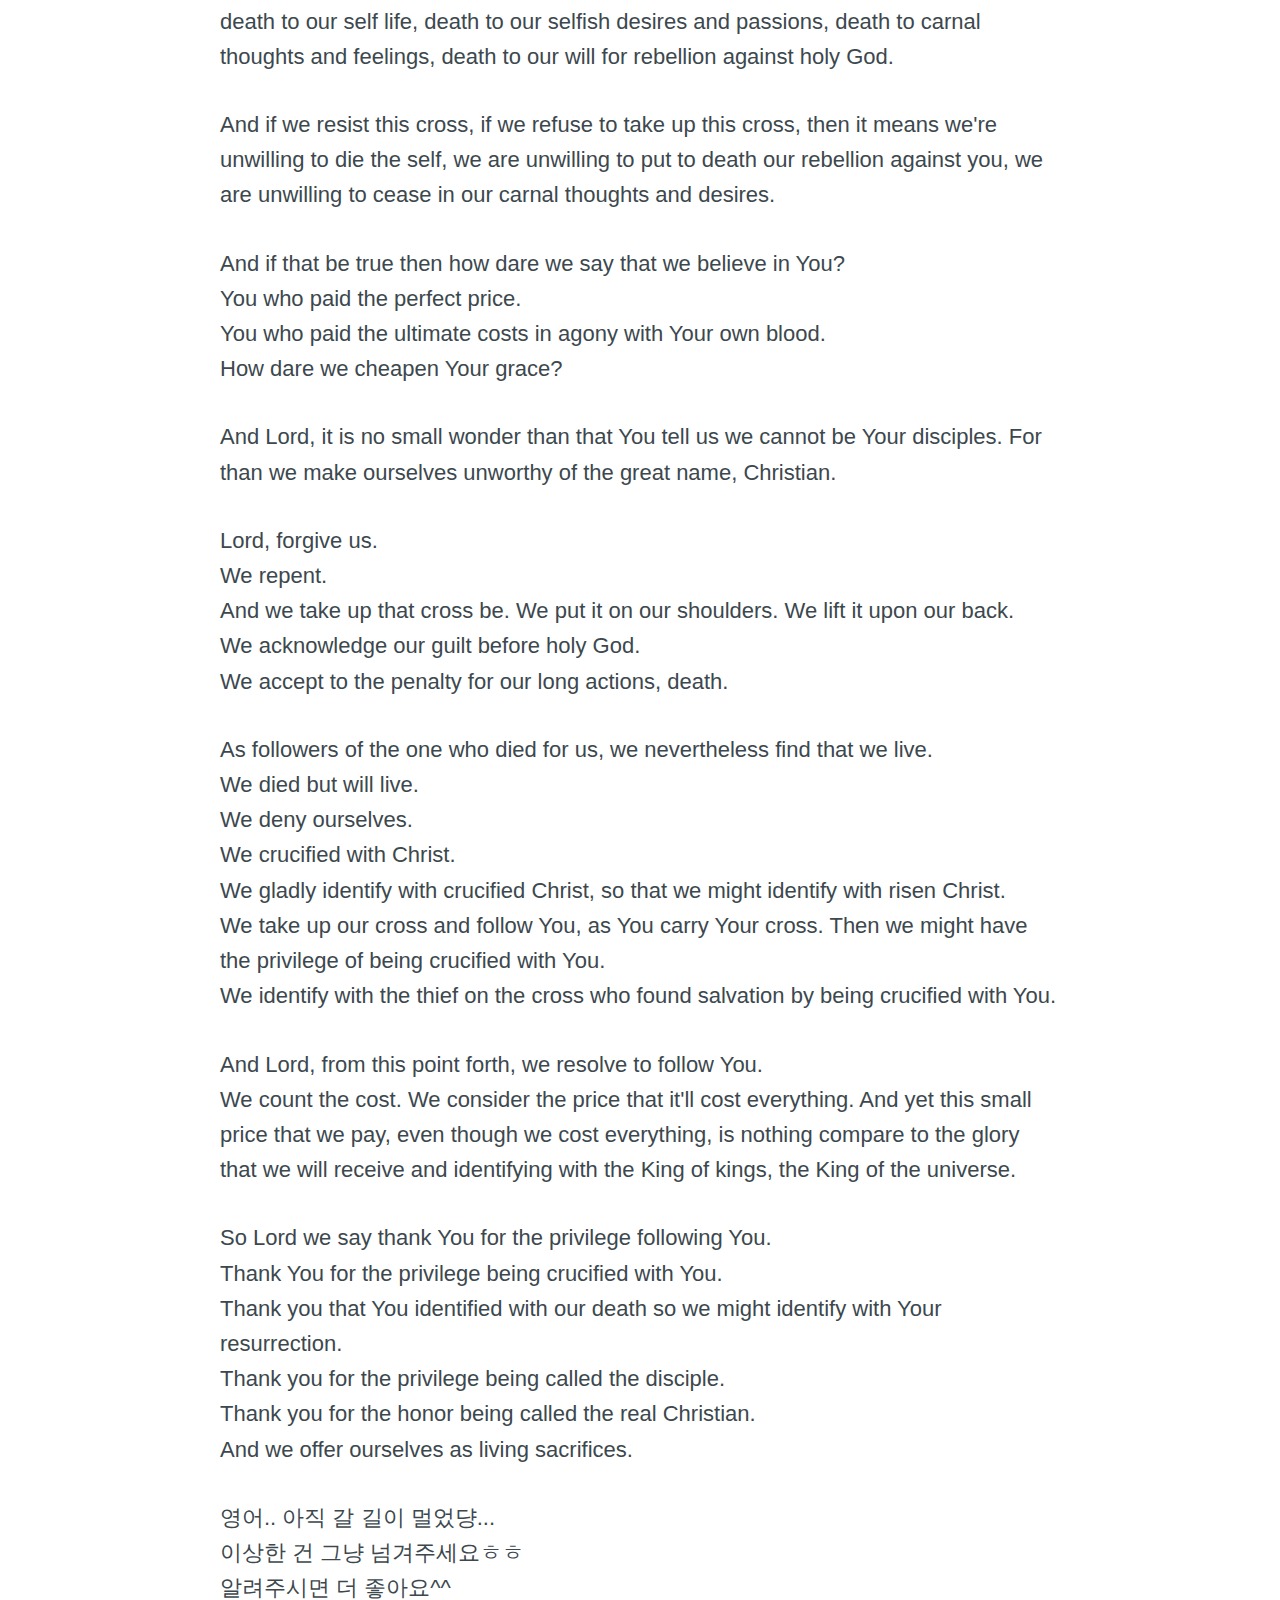
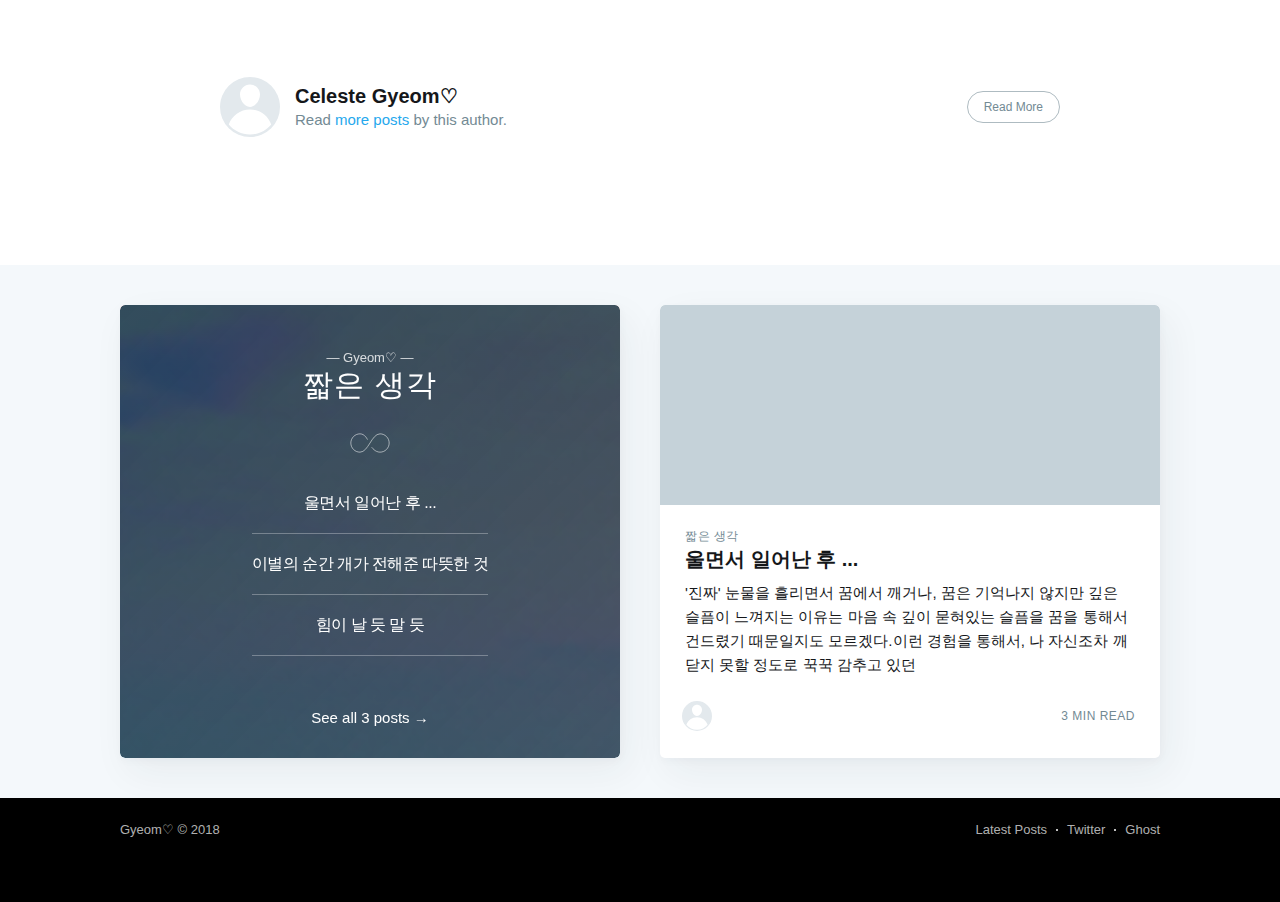
<file: prayer/index.html>
<head>

    <meta charset="utf-8">
    <meta http-equiv="X-UA-Compatible" content="IE=edge">

    <title>Prayer</title>
    <meta name="HandheldFriendly" content="True">
    <meta name="viewport" content="width=device-width, initial-scale=1.0">

    <link rel="stylesheet" type="text/css" href="../assets/built/screen.css?v=ab9fcf9eac">

    <link rel="shortcut icon" href="../favicon.png" type="image/png">
    <link rel="canonical" href="http://celeste1016.github.io/prayer/">
    <meta name="referrer" content="no-referrer-when-downgrade">
    <link rel="amphtml" href="http://celeste1016.github.io/prayer/amp/">
    
    <meta property="og:site_name" content="Gyeom♡">
    <meta property="og:type" content="article">
    <meta property="og:title" content="Prayer">
    <meta property="og:description" content="From the records of June 2017.Father, as we consider Your words, as we meditate on Your sayings...We consider that You paid the price.You paid the price that You were not required to.You did it for us.And if we counted it as nothing, something slights, just">
    <meta property="og:url" content="http://celeste1016.github.io/prayer/">
    <meta property="og:image" content="https://images.unsplash.com/photo-1523308972121-0c5520111aaa?ixlib=rb-0.3.5&amp;q=80&amp;fm=jpg&amp;crop=entropy&amp;cs=tinysrgb&amp;w=1080&amp;fit=max&amp;ixid=eyJhcHBfaWQiOjExNzczfQ&amp;s=e7ba67af8321304b8922987923f4b9db">
    <meta property="article:published_time" content="2018-11-18T05:06:03.000Z">
    <meta property="article:modified_time" content="2018-11-18T05:32:42.000Z">
    <meta property="article:tag" content="짧은 생각">
    
    <meta name="twitter:card" content="summary_large_image">
    <meta name="twitter:title" content="Prayer">
    <meta name="twitter:description" content="From the records of June 2017.Father, as we consider Your words, as we meditate on Your sayings...We consider that You paid the price.You paid the price that You were not required to.You did it for us.And if we counted it as nothing, something slights, just">
    <meta name="twitter:url" content="http://celeste1016.github.io/prayer/">
    <meta name="twitter:image" content="https://images.unsplash.com/photo-1523308972121-0c5520111aaa?ixlib=rb-0.3.5&amp;q=80&amp;fm=jpg&amp;crop=entropy&amp;cs=tinysrgb&amp;w=1080&amp;fit=max&amp;ixid=eyJhcHBfaWQiOjExNzczfQ&amp;s=e7ba67af8321304b8922987923f4b9db">
    <meta name="twitter:label1" content="Written by">
    <meta name="twitter:data1" content="Celeste Gyeom♡">
    <meta name="twitter:label2" content="Filed under">
    <meta name="twitter:data2" content="짧은 생각">
    <meta name="twitter:site" content="@aayeon1016">
    <meta property="og:image:width" content="1080">
    <meta property="og:image:height" content="608">
    
    <script type="application/ld+json">
{
    "@context": "https://schema.org",
    "@type": "Article",
    "publisher": {
        "@type": "Organization",
        "name": "Gyeom♡",
        "logo": {
            "@type": "ImageObject",
            "url": "http://celeste1016.github.io/content/images/2018/10/logo-1.png",
            "width": 60,
            "height": 60
        }
    },
    "author": {
        "@type": "Person",
        "name": "Celeste Gyeom♡",
        "url": "http://celeste1016.github.io/author/celeste/",
        "sameAs": []
    },
    "headline": "Prayer",
    "url": "http://celeste1016.github.io/prayer/",
    "datePublished": "2018-11-18T05:06:03.000Z",
    "dateModified": "2018-11-18T05:32:42.000Z",
    "image": {
        "@type": "ImageObject",
        "url": "https://images.unsplash.com/photo-1523308972121-0c5520111aaa?ixlib=rb-0.3.5&q=80&fm=jpg&crop=entropy&cs=tinysrgb&w=1080&fit=max&ixid=eyJhcHBfaWQiOjExNzczfQ&s=e7ba67af8321304b8922987923f4b9db",
        "width": 1080,
        "height": 608
    },
    "keywords": "짧은 생각",
    "description": "From the records of June 2017.Father, as we consider Your words, as we meditate on Your sayings...We consider that You paid the price.You paid the price that You were not required to.You did it for us.And if we counted it as nothing, something slights, just",
    "mainEntityOfPage": {
        "@type": "WebPage",
        "@id": "http://celeste1016.github.io/"
    }
}
    </script>

    <script src="../public/ghost-sdk.js?v=ab9fcf9eac"></script>
<script>
ghost.init({
	clientId: "ghost-frontend",
	clientSecret: "56ac3797dfbf"
});
</script>
    <meta name="generator" content="Ghost 2.4">
    <link rel="alternate" type="application/rss+xml" title="Gyeom♡" href="http://celeste1016.github.io/rss/">
    <meta http-equiv="Pragma" content="no-cache">
<meta http-equiv="Expires" content="-1">

</head>
<body class="post-template tag-jjalbeun-saenggag">

    <div class="site-wrapper">

        

<header class="site-header outer">
    <div class="inner">
        <nav class="site-nav">
    <div class="site-nav-left">
                <a class="site-nav-logo" href="http://celeste1016.github.io"><img src="../content/images/2018/10/logo-1.png" alt="Gyeom♡"></a>
            <ul class="nav" role="menu">
    <li class="nav-" role="menuitem"><a href="http://celeste1016.github.io/">홈</a></li>
    <li class="nav--" role="menuitem"><a href="http://celeste1016.github.io/tag/jjalbeun-saenggag/">짧은 생각들</a></li>
    <li class="nav-" role="menuitem"><a href="http://celeste1016.github.io/author/celeste/">글쓴이</a></li>
</ul>

    </div>
    <div class="site-nav-right">
        <div class="social-links">
                <a class="social-link social-link-tw" href="https://twitter.com/aayeon1016" title="Twitter" target="_blank" rel="noopener"><svg xmlns="http://www.w3.org/2000/svg" viewbox="0 0 32 32"><path d="M30.063 7.313c-.813 1.125-1.75 2.125-2.875 2.938v.75c0 1.563-.188 3.125-.688 4.625a15.088 15.088 0 0 1-2.063 4.438c-.875 1.438-2 2.688-3.25 3.813a15.015 15.015 0 0 1-4.625 2.563c-1.813.688-3.75 1-5.75 1-3.25 0-6.188-.875-8.875-2.625.438.063.875.125 1.375.125 2.688 0 5.063-.875 7.188-2.5-1.25 0-2.375-.375-3.375-1.125s-1.688-1.688-2.063-2.875c.438.063.813.125 1.125.125.5 0 1-.063 1.5-.25-1.313-.25-2.438-.938-3.313-1.938a5.673 5.673 0 0 1-1.313-3.688v-.063c.813.438 1.688.688 2.625.688a5.228 5.228 0 0 1-1.875-2c-.5-.875-.688-1.813-.688-2.75 0-1.063.25-2.063.75-2.938 1.438 1.75 3.188 3.188 5.25 4.25s4.313 1.688 6.688 1.813a5.579 5.579 0 0 1 1.5-5.438c1.125-1.125 2.5-1.688 4.125-1.688s3.063.625 4.188 1.813a11.48 11.48 0 0 0 3.688-1.375c-.438 1.375-1.313 2.438-2.563 3.188 1.125-.125 2.188-.438 3.313-.875z"></path></svg>
</a>
        </div>
            <a class="rss-button" href="https://feedly.com/i/subscription/feed/http://celeste1016.github.io/rss/" title="RSS" target="_blank" rel="noopener"><svg xmlns="http://www.w3.org/2000/svg" viewbox="0 0 24 24"><circle cx="6.18" cy="17.82" r="2.18"></circle><path d="M4 4.44v2.83c7.03 0 12.73 5.7 12.73 12.73h2.83c0-8.59-6.97-15.56-15.56-15.56zm0 5.66v2.83c3.9 0 7.07 3.17 7.07 7.07h2.83c0-5.47-4.43-9.9-9.9-9.9z"></path></svg>
</a>
    </div>
</nav>
    </div>
</header>


<main id="site-main" class="site-main outer">
    <div class="inner">

        <article class="post-full post tag-jjalbeun-saenggag ">

            <header class="post-full-header">
                <section class="post-full-meta">
                    <time class="post-full-meta-date" datetime="2018-11-18">18 11월 2018</time>
                        <span class="date-divider">/</span> <a href="../tag/jjalbeun-saenggag/">짧은 생각</a>
                </section>
                <h1 class="post-full-title">Prayer</h1>
            </header>

            <figure class="post-full-image" style="background-image: url(https://images.unsplash.com/photo-1523308972121-0c5520111aaa?ixlib=rb-0.3.5&amp;q=80&amp;fm=jpg&amp;crop=entropy&amp;cs=tinysrgb&amp;w=1080&amp;fit=max&amp;ixid=eyJhcHBfaWQiOjExNzczfQ&amp;s=e7ba67af8321304b8922987923f4b9db)">
            </figure>

            <section class="post-full-content">
                <div class="post-content">
                    <p>From the records of June 2017.</p><p>Father, as we consider Your words, as we meditate on Your sayings...</p><p>We consider that You paid the price.<br>You paid the price that You were not required to.<br>You did it for us.</p><p>And if we counted it as nothing, something slights, just a common thing, cheap grace and trample Your blood under our feet, Lord, we fail to recognize the precious value of Your cross.</p><p>If we convince ourselves, Jesus suffered so I don't have to, Jesus experienced the agony so I can enjoy my best life now, then we make a mockery of Your grace. Because we are unwilling to count the cost lest we suffer any inconvenience and following You.</p><p>But Lord, Your cross is not merely inconvenient, it requires everything. It means death, death to our self life, death to our selfish desires and passions, death to carnal thoughts and feelings, death to our will for rebellion against holy God.</p><p>And if we resist this cross, if we refuse to take up this cross, then it means we're unwilling to die the self, we are unwilling to put to death our rebellion against you, we are unwilling to cease in our carnal thoughts and desires.</p><p>And if that be true then how dare we say that we believe in You?<br>You who paid the perfect price.<br>You who paid the ultimate costs in agony with Your own blood.<br>How dare we cheapen Your grace?</p><p>And Lord, it is no small wonder than that You tell us we cannot be Your disciples. For than we make ourselves unworthy of the great name, Christian.</p><p>Lord, forgive us.<br>We repent.<br>And we take up that cross be. We put it on our shoulders. We lift it upon our back.<br>We acknowledge our guilt before holy God.<br>We accept to the penalty for our long actions, death.</p><p>As followers of the one who died for us, we nevertheless find that we live.<br>We died but will live.<br>We deny ourselves.<br>We crucified with Christ.<br>We gladly identify with crucified Christ, so that we might identify with risen Christ.<br>We take up our cross and follow You, as You carry Your cross. Then we might have the privilege of being crucified with You.<br>We identify with the thief on the cross who found salvation by being crucified with You.</p><p>And Lord, from this point forth, we resolve to follow You.<br>We count the cost. We consider the price that it'll cost everything. And yet this small price that we pay, even though we cost everything, is nothing compare to the glory that we will receive and identifying with the King of kings, the King of the universe.</p><p>So Lord we say thank You for the privilege following You.<br>Thank You for the privilege being crucified with You.<br>Thank you that You identified with our death so we might identify with Your resurrection.<br>Thank you for the privilege being called the disciple.<br>Thank you for the honor being called the real Christian.<br>And we offer ourselves as living sacrifices.</p><p>영어.. 아직 갈 길이 멀었댱...<br>이상한 건 그냥 넘겨주세요ㅎㅎ<br>알려주시면 더 좋아요^^</p>
                </div>
            </section>


            <footer class="post-full-footer">


                    
<section class="author-card">
        <span class="avatar-wrapper"><svg viewbox="0 0 24 24" xmlns="http://www.w3.org/2000/svg"><g fill="none" fill-rule="evenodd"><path d="M3.513 18.998C4.749 15.504 8.082 13 12 13s7.251 2.504 8.487 5.998C18.47 21.442 15.417 23 12 23s-6.47-1.558-8.487-4.002zM12 12c2.21 0 4-2.79 4-5s-1.79-4-4-4-4 1.79-4 4 1.79 5 4 5z" fill="#FFF"></path></g></svg>
</span>
    <section class="author-card-content">
        <h4 class="author-card-name"><a href="../author/celeste/">Celeste Gyeom♡</a></h4>
            <p>Read <a href="../author/celeste/">more posts</a> by this author.</p>
    </section>
</section>
<div class="post-full-footer-right">
    <a class="author-card-button" href="../author/celeste/">Read More</a>
</div>


            </footer>

            <section class="post-full-comments">
	    </section>

        </article>

    </div>
</main>

<aside class="read-next outer">
    <div class="inner">
        <div class="read-next-feed">
                <article class="read-next-card" style="background-image: url(../content/images/2018/10/IMG_6484.jpg)">
                    <header class="read-next-card-header">
                        <small class="read-next-card-header-sitetitle">— Gyeom♡ —</small>
                        <h3 class="read-next-card-header-title"><a href="../tag/jjalbeun-saenggag/">짧은 생각</a></h3>
                    </header>
                    <div class="read-next-divider"><svg xmlns="http://www.w3.org/2000/svg" viewbox="0 0 24 24"><path d="M13 14.5s2 3 5 3 5.5-2.463 5.5-5.5S21 6.5 18 6.5c-5 0-7 11-12 11C2.962 17.5.5 15.037.5 12S3 6.5 6 6.5s4.5 3.5 4.5 3.5"></path></svg>
</div>
                    <div class="read-next-card-content">
                        <ul>
                            <li><a href="../ulmyeonseo-ileonal-ddae/">울면서 일어난 후 ...</a></li>
                            <li><a href="../ibyeolyi-sungan-gaega-jeonhaejun-ddaddeushan-geos/">이별의 순간 개가 전해준 따뜻한 것</a></li>
                            <li><a href="../himi-nal-deus-mal-deus/">힘이 날 듯 말 듯</a></li>
                        </ul>
                    </div>
                    <footer class="read-next-card-footer">
                        <a href="../tag/jjalbeun-saenggag/">See all 3 posts →</a>
                    </footer>
                </article>


                <article class="post-card post tag-jjalbeun-saenggag">
        <a class="post-card-image-link" href="../ulmyeonseo-ileonal-ddae/">
            <div class="post-card-image" style="background-image: url(https://images.unsplash.com/photo-1521318042921-d6af2ed7ba42?ixlib=rb-0.3.5&amp;q=80&amp;fm=jpg&amp;crop=entropy&amp;cs=tinysrgb&amp;w=1080&amp;fit=max&amp;ixid=eyJhcHBfaWQiOjExNzczfQ&amp;s=7e6d95be079e15ae2e3c5707c9dfd7f4)"></div>
        </a>
    <div class="post-card-content">
        <a class="post-card-content-link" href="../ulmyeonseo-ileonal-ddae/">
            <header class="post-card-header">
                    <span class="post-card-tags">짧은 생각</span>
                <h2 class="post-card-title">울면서 일어난 후 ...</h2>
            </header>
            <section class="post-card-excerpt">
                <p>'진짜' 눈물을 흘리면서 꿈에서 깨거나, 꿈은 기억나지 않지만 깊은 슬픔이 느껴지는 이유는 마음 속 깊이 묻혀있는 슬픔을 꿈을 통해서 건드렸기 때문일지도 모르겠다.이런 경험을 통해서, 나 자신조차 깨닫지 못할 정도로 꾹꾹 감추고 있던</p>
            </section>
        </a>
        <footer class="post-card-meta">

            <ul class="author-list">
                <li class="author-list-item">

                    <div class="author-name-tooltip">
                        Celeste Gyeom♡
                    </div>

                        <a href="../author/celeste/" class="static-avatar author-profile-image"><svg viewbox="0 0 24 24" xmlns="http://www.w3.org/2000/svg"><g fill="none" fill-rule="evenodd"><path d="M3.513 18.998C4.749 15.504 8.082 13 12 13s7.251 2.504 8.487 5.998C18.47 21.442 15.417 23 12 23s-6.47-1.558-8.487-4.002zM12 12c2.21 0 4-2.79 4-5s-1.79-4-4-4-4 1.79-4 4 1.79 5 4 5z" fill="#FFF"></path></g></svg>
</a>
                </li>
            </ul>

            <span class="reading-time">3 min read</span>

        </footer>
    </div>
</article>

        </div>
    </div>
</aside>

<div class="floating-header">
    <div class="floating-header-logo">
        <a href="http://celeste1016.github.io">
                <img src="../content/images/2018/10/icon.png" alt="Gyeom♡ icon">
            <span>Gyeom♡</span>
        </a>
    </div>
    <span class="floating-header-divider">—</span>
    <div class="floating-header-title">Prayer</div>
    <div class="floating-header-share">
        <div class="floating-header-share-label">Share this <svg xmlns="http://www.w3.org/2000/svg" viewbox="0 0 24 24">
    <path d="M7.5 15.5V4a1.5 1.5 0 1 1 3 0v4.5h2a1 1 0 0 1 1 1h2a1 1 0 0 1 1 1H18a1.5 1.5 0 0 1 1.5 1.5v3.099c0 .929-.13 1.854-.385 2.748L17.5 23.5h-9c-1.5-2-5.417-8.673-5.417-8.673a1.2 1.2 0 0 1 1.76-1.605L7.5 15.5zm6-6v2m-3-3.5v3.5m6-1v2"></path>
</svg>
</div>
        <a class="floating-header-share-tw" href="https://twitter.com/share?text=Prayer&amp;url=http://celeste1016.github.io/prayer/" onclick="window.open(this.href, 'share-twitter', 'width=550,height=235');return false;">
            <svg xmlns="http://www.w3.org/2000/svg" viewbox="0 0 32 32"><path d="M30.063 7.313c-.813 1.125-1.75 2.125-2.875 2.938v.75c0 1.563-.188 3.125-.688 4.625a15.088 15.088 0 0 1-2.063 4.438c-.875 1.438-2 2.688-3.25 3.813a15.015 15.015 0 0 1-4.625 2.563c-1.813.688-3.75 1-5.75 1-3.25 0-6.188-.875-8.875-2.625.438.063.875.125 1.375.125 2.688 0 5.063-.875 7.188-2.5-1.25 0-2.375-.375-3.375-1.125s-1.688-1.688-2.063-2.875c.438.063.813.125 1.125.125.5 0 1-.063 1.5-.25-1.313-.25-2.438-.938-3.313-1.938a5.673 5.673 0 0 1-1.313-3.688v-.063c.813.438 1.688.688 2.625.688a5.228 5.228 0 0 1-1.875-2c-.5-.875-.688-1.813-.688-2.75 0-1.063.25-2.063.75-2.938 1.438 1.75 3.188 3.188 5.25 4.25s4.313 1.688 6.688 1.813a5.579 5.579 0 0 1 1.5-5.438c1.125-1.125 2.5-1.688 4.125-1.688s3.063.625 4.188 1.813a11.48 11.48 0 0 0 3.688-1.375c-.438 1.375-1.313 2.438-2.563 3.188 1.125-.125 2.188-.438 3.313-.875z"></path></svg>
        </a>
        <a class="floating-header-share-fb" href="https://www.facebook.com/sharer/sharer.php?u=http://celeste1016.github.io/prayer/" onclick="window.open(this.href, 'share-facebook','width=580,height=296');return false;">
            <svg xmlns="http://www.w3.org/2000/svg" viewbox="0 0 32 32"><path d="M19 6h5V0h-5c-3.86 0-7 3.14-7 7v3H8v6h4v16h6V16h5l1-6h-6V7c0-.542.458-1 1-1z"></path></svg>
        </a>
    </div>
    <progress id="reading-progress" class="progress" value="0">
        <div class="progress-container">
            <span class="progress-bar"></span>
        </div>
    </progress>
</div>




        <footer class="site-footer outer">
            <div class="site-footer-content inner">
                <section class="copyright"><a href="http://celeste1016.github.io">Gyeom♡</a> © 2018</section>
                <nav class="site-footer-nav">
                    <a href="http://celeste1016.github.io">Latest Posts</a>
                    
                    <a href="https://twitter.com/aayeon1016" target="_blank" rel="noopener">Twitter</a>
                    <a href="https://ghost.org" target="_blank" rel="noopener">Ghost</a>
                </nav>
            </div>
        </footer>

    </div>


    <script>
        var images = document.querySelectorAll('.kg-gallery-image img');
        images.forEach(function (image) {
            var container = image.closest('.kg-gallery-image');
            var width = image.attributes.width.value;
            var height = image.attributes.height.value;
            var ratio = width / height;
            container.style.flex = ratio + ' 1 0%';
        })
    </script>


    <script src="https://code.jquery.com/jquery-3.2.1.min.js" integrity="sha256-hwg4gsxgFZhOsEEamdOYGBf13FyQuiTwlAQgxVSNgt4=" crossorigin="anonymous">
    </script>
    <script type="text/javascript" src="../assets/built/jquery.fitvids.js?v=ab9fcf9eac"></script>


    <script>

// NOTE: Scroll performance is poor in Safari
// - this appears to be due to the events firing much more slowly in Safari.
//   Dropping the scroll event and using only a raf loop results in smoother
//   scrolling but continuous processing even when not scrolling
$(document).ready(function () {
    // Start fitVids
    var $postContent = $(".post-full-content");
    $postContent.fitVids();
    // End fitVids

    var progressBar = document.querySelector('#reading-progress');
    var header = document.querySelector('.floating-header');
    var title = document.querySelector('.post-full-title');

    var lastScrollY = window.scrollY;
    var lastWindowHeight = window.innerHeight;
    var lastDocumentHeight = $(document).height();
    var ticking = false;

    function onScroll() {
        lastScrollY = window.scrollY;
        requestTick();
    }

    function onResize() {
        lastWindowHeight = window.innerHeight;
        lastDocumentHeight = $(document).height();
        requestTick();
    }

    function requestTick() {
        if (!ticking) {
            requestAnimationFrame(update);
        }
        ticking = true;
    }

    function update() {
        var trigger = title.getBoundingClientRect().top + window.scrollY;
        var triggerOffset = title.offsetHeight + 35;
        var progressMax = lastDocumentHeight - lastWindowHeight;

        // show/hide floating header
        if (lastScrollY >= trigger + triggerOffset) {
            header.classList.add('floating-active');
        } else {
            header.classList.remove('floating-active');
        }

        progressBar.setAttribute('max', progressMax);
        progressBar.setAttribute('value', lastScrollY);

        ticking = false;
    }

    window.addEventListener('scroll', onScroll, {passive: true});
    window.addEventListener('resize', onResize, false);

    update();

});
</script>


    

</body>
</file>
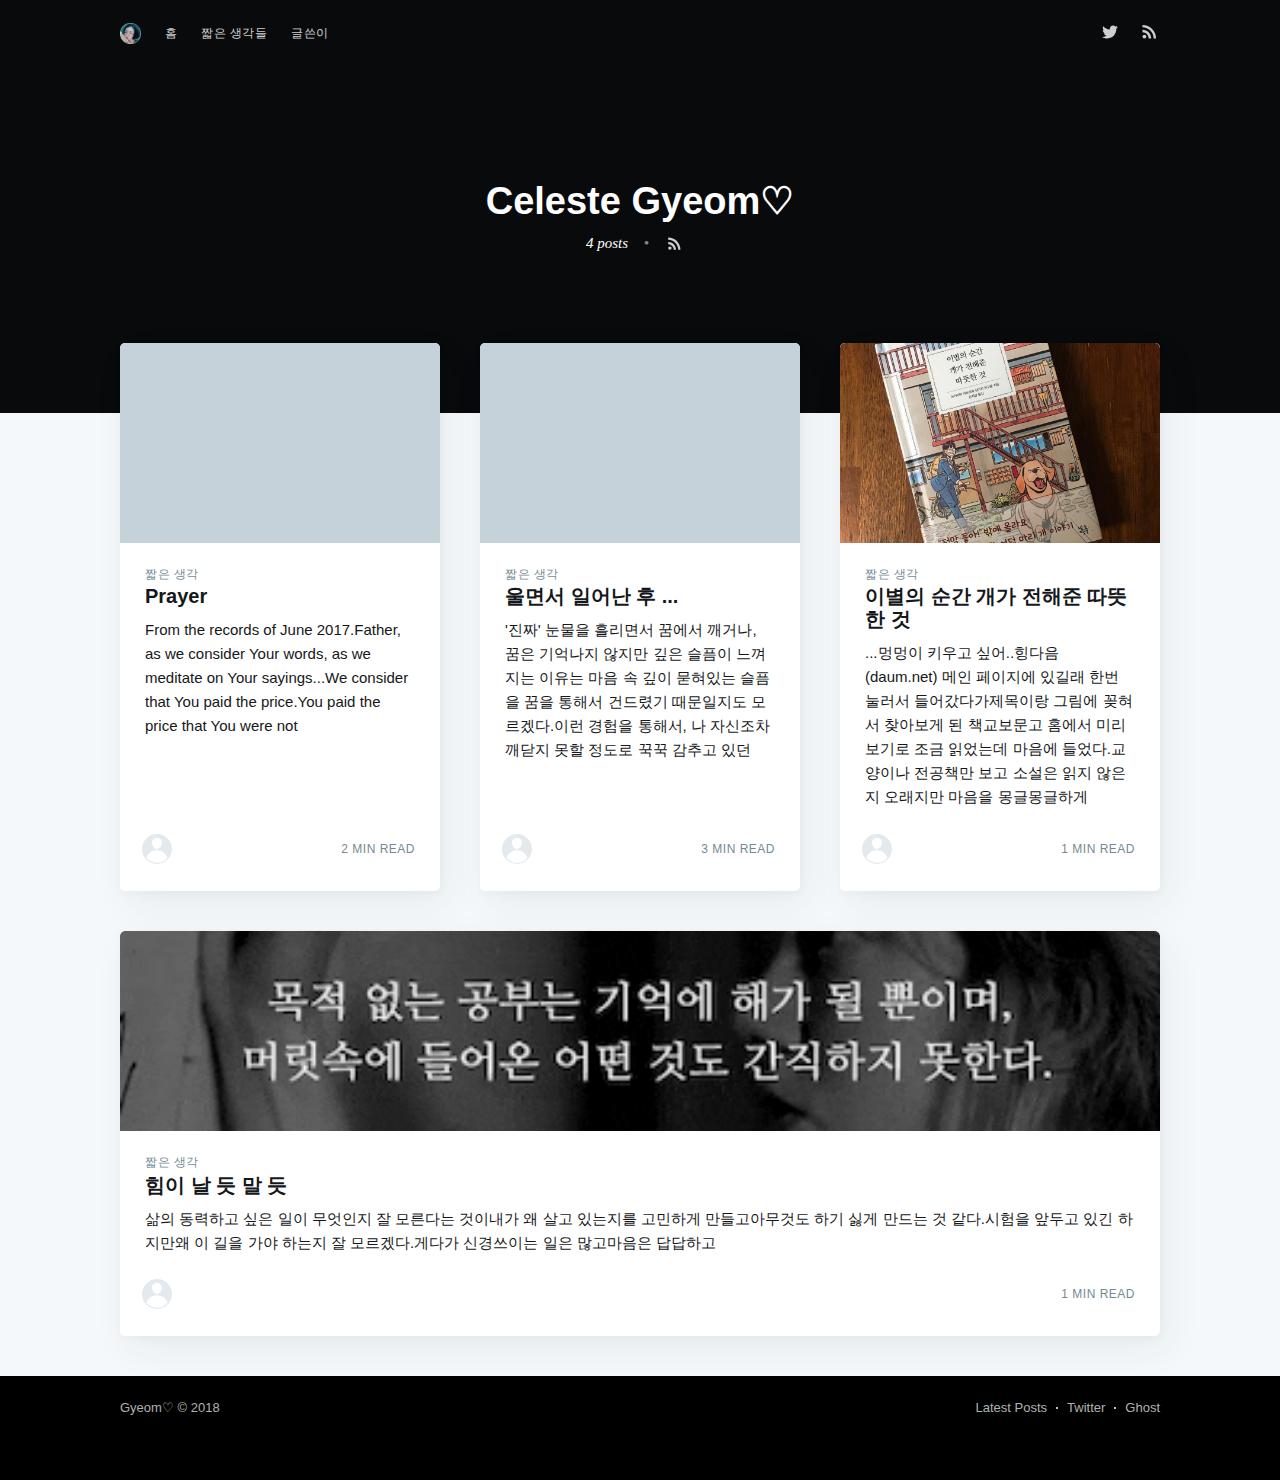
<file: author/celeste/index.html>
<head>

    <meta charset="utf-8">
    <meta http-equiv="X-UA-Compatible" content="IE=edge">

    <title>Celeste Gyeom♡ - Gyeom♡</title>
    <meta name="HandheldFriendly" content="True">
    <meta name="viewport" content="width=device-width, initial-scale=1.0">

    <link rel="stylesheet" type="text/css" href="../../assets/built/screen.css?v=ab9fcf9eac">

    <link rel="shortcut icon" href="../../favicon.png" type="image/png">
    <link rel="canonical" href="http://celeste1016.github.io/author/celeste/">
    <meta name="referrer" content="no-referrer-when-downgrade">
    
    <meta property="og:site_name" content="Gyeom♡">
    <meta property="og:type" content="profile">
    <meta property="og:title" content="Celeste Gyeom♡ - Gyeom♡">
    <meta property="og:url" content="http://celeste1016.github.io/author/celeste/">
    <meta name="twitter:card" content="summary">
    <meta name="twitter:title" content="Celeste Gyeom♡ - Gyeom♡">
    <meta name="twitter:url" content="http://celeste1016.github.io/author/celeste/">
    <meta name="twitter:site" content="@aayeon1016">
    
    <script type="application/ld+json">
{
    "@context": "https://schema.org",
    "@type": "Person",
    "sameAs": [],
    "name": "Celeste Gyeom♡",
    "url": "http://celeste1016.github.io/author/celeste/",
    "mainEntityOfPage": {
        "@type": "WebPage",
        "@id": "http://celeste1016.github.io/"
    }
}
    </script>

    <script src="../../public/ghost-sdk.js?v=ab9fcf9eac"></script>
<script>
ghost.init({
	clientId: "ghost-frontend",
	clientSecret: "56ac3797dfbf"
});
</script>
    <meta name="generator" content="Ghost 2.4">
    <link rel="alternate" type="application/rss+xml" title="Gyeom♡" href="http://celeste1016.github.io/rss/">
    <meta http-equiv="Pragma" content="no-cache">
<meta http-equiv="Expires" content="-1">

</head>
<body class="author-template author-celeste">

    <div class="site-wrapper">

        
<header class="site-header outer no-cover">
    <div class="inner">
        <nav class="site-nav">
    <div class="site-nav-left">
                <a class="site-nav-logo" href="http://celeste1016.github.io"><img src="../../content/images/2018/10/logo-1.png" alt="Gyeom♡"></a>
            <ul class="nav" role="menu">
    <li class="nav-" role="menuitem"><a href="http://celeste1016.github.io/">홈</a></li>
    <li class="nav--" role="menuitem"><a href="http://celeste1016.github.io/tag/jjalbeun-saenggag/">짧은 생각들</a></li>
    <li class="nav- nav-current" role="menuitem"><a href="http://celeste1016.github.io/author/celeste/">글쓴이</a></li>
</ul>

    </div>
    <div class="site-nav-right">
        <div class="social-links">
                <a class="social-link social-link-tw" href="https://twitter.com/aayeon1016" title="Twitter" target="_blank" rel="noopener"><svg xmlns="http://www.w3.org/2000/svg" viewbox="0 0 32 32"><path d="M30.063 7.313c-.813 1.125-1.75 2.125-2.875 2.938v.75c0 1.563-.188 3.125-.688 4.625a15.088 15.088 0 0 1-2.063 4.438c-.875 1.438-2 2.688-3.25 3.813a15.015 15.015 0 0 1-4.625 2.563c-1.813.688-3.75 1-5.75 1-3.25 0-6.188-.875-8.875-2.625.438.063.875.125 1.375.125 2.688 0 5.063-.875 7.188-2.5-1.25 0-2.375-.375-3.375-1.125s-1.688-1.688-2.063-2.875c.438.063.813.125 1.125.125.5 0 1-.063 1.5-.25-1.313-.25-2.438-.938-3.313-1.938a5.673 5.673 0 0 1-1.313-3.688v-.063c.813.438 1.688.688 2.625.688a5.228 5.228 0 0 1-1.875-2c-.5-.875-.688-1.813-.688-2.75 0-1.063.25-2.063.75-2.938 1.438 1.75 3.188 3.188 5.25 4.25s4.313 1.688 6.688 1.813a5.579 5.579 0 0 1 1.5-5.438c1.125-1.125 2.5-1.688 4.125-1.688s3.063.625 4.188 1.813a11.48 11.48 0 0 0 3.688-1.375c-.438 1.375-1.313 2.438-2.563 3.188 1.125-.125 2.188-.438 3.313-.875z"></path></svg>
</a>
        </div>
            <a class="rss-button" href="https://feedly.com/i/subscription/feed/http://celeste1016.github.io/rss/" title="RSS" target="_blank" rel="noopener"><svg xmlns="http://www.w3.org/2000/svg" viewbox="0 0 24 24"><circle cx="6.18" cy="17.82" r="2.18"></circle><path d="M4 4.44v2.83c7.03 0 12.73 5.7 12.73 12.73h2.83c0-8.59-6.97-15.56-15.56-15.56zm0 5.66v2.83c3.9 0 7.07 3.17 7.07 7.07h2.83c0-5.47-4.43-9.9-9.9-9.9z"></path></svg>
</a>
    </div>
</nav>
        <div class="site-header-content">
            <h1 class="site-title">Celeste Gyeom♡</h1>
            <div class="author-meta">
                <div class="author-stats">
                    4 posts <span class="bull">•</span>
                </div>
                <a class="social-link social-link-rss" href="https://feedly.com/i/subscription/feed/http://celeste1016.github.io/author/celeste/rss/" target="_blank" rel="noopener"><svg xmlns="http://www.w3.org/2000/svg" viewbox="0 0 24 24"><circle cx="6.18" cy="17.82" r="2.18"></circle><path d="M4 4.44v2.83c7.03 0 12.73 5.7 12.73 12.73h2.83c0-8.59-6.97-15.56-15.56-15.56zm0 5.66v2.83c3.9 0 7.07 3.17 7.07 7.07h2.83c0-5.47-4.43-9.9-9.9-9.9z"></path></svg>
</a>
            </div>
        </div>
    </div>
</header>

<main id="site-main" class="site-main outer">
    <div class="inner">

        <div class="post-feed">

                <article class="post-card post tag-jjalbeun-saenggag">
        <a class="post-card-image-link" href="../../prayer/">
            <div class="post-card-image" style="background-image: url(https://images.unsplash.com/photo-1523308972121-0c5520111aaa?ixlib=rb-0.3.5&amp;q=80&amp;fm=jpg&amp;crop=entropy&amp;cs=tinysrgb&amp;w=1080&amp;fit=max&amp;ixid=eyJhcHBfaWQiOjExNzczfQ&amp;s=e7ba67af8321304b8922987923f4b9db)"></div>
        </a>
    <div class="post-card-content">
        <a class="post-card-content-link" href="../../prayer/">
            <header class="post-card-header">
                    <span class="post-card-tags">짧은 생각</span>
                <h2 class="post-card-title">Prayer</h2>
            </header>
            <section class="post-card-excerpt">
                <p>From the records of June 2017.Father, as we consider Your words, as we meditate on Your sayings...We consider that You paid the price.You paid the price that You were not</p>
            </section>
        </a>
        <footer class="post-card-meta">

            <ul class="author-list">
                <li class="author-list-item">

                    <div class="author-name-tooltip">
                        Celeste Gyeom♡
                    </div>

                        <a href="index.html" class="static-avatar author-profile-image"><svg viewbox="0 0 24 24" xmlns="http://www.w3.org/2000/svg"><g fill="none" fill-rule="evenodd"><path d="M3.513 18.998C4.749 15.504 8.082 13 12 13s7.251 2.504 8.487 5.998C18.47 21.442 15.417 23 12 23s-6.47-1.558-8.487-4.002zM12 12c2.21 0 4-2.79 4-5s-1.79-4-4-4-4 1.79-4 4 1.79 5 4 5z" fill="#FFF"></path></g></svg>
</a>
                </li>
            </ul>

            <span class="reading-time">2 min read</span>

        </footer>
    </div>
</article>


                <article class="post-card post tag-jjalbeun-saenggag">
        <a class="post-card-image-link" href="../../ulmyeonseo-ileonal-ddae/">
            <div class="post-card-image" style="background-image: url(https://images.unsplash.com/photo-1521318042921-d6af2ed7ba42?ixlib=rb-0.3.5&amp;q=80&amp;fm=jpg&amp;crop=entropy&amp;cs=tinysrgb&amp;w=1080&amp;fit=max&amp;ixid=eyJhcHBfaWQiOjExNzczfQ&amp;s=7e6d95be079e15ae2e3c5707c9dfd7f4)"></div>
        </a>
    <div class="post-card-content">
        <a class="post-card-content-link" href="../../ulmyeonseo-ileonal-ddae/">
            <header class="post-card-header">
                    <span class="post-card-tags">짧은 생각</span>
                <h2 class="post-card-title">울면서 일어난 후 ...</h2>
            </header>
            <section class="post-card-excerpt">
                <p>'진짜' 눈물을 흘리면서 꿈에서 깨거나, 꿈은 기억나지 않지만 깊은 슬픔이 느껴지는 이유는 마음 속 깊이 묻혀있는 슬픔을 꿈을 통해서 건드렸기 때문일지도 모르겠다.이런 경험을 통해서, 나 자신조차 깨닫지 못할 정도로 꾹꾹 감추고 있던</p>
            </section>
        </a>
        <footer class="post-card-meta">

            <ul class="author-list">
                <li class="author-list-item">

                    <div class="author-name-tooltip">
                        Celeste Gyeom♡
                    </div>

                        <a href="index.html" class="static-avatar author-profile-image"><svg viewbox="0 0 24 24" xmlns="http://www.w3.org/2000/svg"><g fill="none" fill-rule="evenodd"><path d="M3.513 18.998C4.749 15.504 8.082 13 12 13s7.251 2.504 8.487 5.998C18.47 21.442 15.417 23 12 23s-6.47-1.558-8.487-4.002zM12 12c2.21 0 4-2.79 4-5s-1.79-4-4-4-4 1.79-4 4 1.79 5 4 5z" fill="#FFF"></path></g></svg>
</a>
                </li>
            </ul>

            <span class="reading-time">3 min read</span>

        </footer>
    </div>
</article>


                <article class="post-card post tag-jjalbeun-saenggag">
        <a class="post-card-image-link" href="../../ibyeolyi-sungan-gaega-jeonhaejun-ddaddeushan-geos/">
            <div class="post-card-image" style="background-image: url(../../content/images/2018/10/24328013_124186821697137_3362956051283443712_n.jpg)"></div>
        </a>
    <div class="post-card-content">
        <a class="post-card-content-link" href="../../ibyeolyi-sungan-gaega-jeonhaejun-ddaddeushan-geos/">
            <header class="post-card-header">
                    <span class="post-card-tags">짧은 생각</span>
                <h2 class="post-card-title">이별의 순간 개가 전해준 따뜻한 것</h2>
            </header>
            <section class="post-card-excerpt">
                <p>...멍멍이 키우고 싶어..힝다음 (daum.net) 메인 페이지에 있길래 한번 눌러서 들어갔다가제목이랑 그림에 꽂혀서 찾아보게 된 책교보문고 홈에서 미리보기로 조금 읽었는데 마음에 들었다.교양이나 전공책만 보고 소설은 읽지 않은 지 오래지만 마음을 몽글몽글하게</p>
            </section>
        </a>
        <footer class="post-card-meta">

            <ul class="author-list">
                <li class="author-list-item">

                    <div class="author-name-tooltip">
                        Celeste Gyeom♡
                    </div>

                        <a href="index.html" class="static-avatar author-profile-image"><svg viewbox="0 0 24 24" xmlns="http://www.w3.org/2000/svg"><g fill="none" fill-rule="evenodd"><path d="M3.513 18.998C4.749 15.504 8.082 13 12 13s7.251 2.504 8.487 5.998C18.47 21.442 15.417 23 12 23s-6.47-1.558-8.487-4.002zM12 12c2.21 0 4-2.79 4-5s-1.79-4-4-4-4 1.79-4 4 1.79 5 4 5z" fill="#FFF"></path></g></svg>
</a>
                </li>
            </ul>

            <span class="reading-time">1 min read</span>

        </footer>
    </div>
</article>


                <article class="post-card post tag-jjalbeun-saenggag">
        <a class="post-card-image-link" href="../../himi-nal-deus-mal-deus/">
            <div class="post-card-image" style="background-image: url(../../content/images/2018/10/said.gif)"></div>
        </a>
    <div class="post-card-content">
        <a class="post-card-content-link" href="../../himi-nal-deus-mal-deus/">
            <header class="post-card-header">
                    <span class="post-card-tags">짧은 생각</span>
                <h2 class="post-card-title">힘이 날 듯 말 듯</h2>
            </header>
            <section class="post-card-excerpt">
                <p>삶의 동력하고 싶은 일이 무엇인지 잘 모른다는 것이내가 왜 살고 있는지를 고민하게 만들고아무것도 하기 싫게 만드는 것 같다.시험을 앞두고 있긴 하지만왜 이 길을 가야 하는지 잘 모르겠다.게다가 신경쓰이는 일은 많고마음은 답답하고</p>
            </section>
        </a>
        <footer class="post-card-meta">

            <ul class="author-list">
                <li class="author-list-item">

                    <div class="author-name-tooltip">
                        Celeste Gyeom♡
                    </div>

                        <a href="index.html" class="static-avatar author-profile-image"><svg viewbox="0 0 24 24" xmlns="http://www.w3.org/2000/svg"><g fill="none" fill-rule="evenodd"><path d="M3.513 18.998C4.749 15.504 8.082 13 12 13s7.251 2.504 8.487 5.998C18.47 21.442 15.417 23 12 23s-6.47-1.558-8.487-4.002zM12 12c2.21 0 4-2.79 4-5s-1.79-4-4-4-4 1.79-4 4 1.79 5 4 5z" fill="#FFF"></path></g></svg>
</a>
                </li>
            </ul>

            <span class="reading-time">1 min read</span>

        </footer>
    </div>
</article>

        </div>

    </div>
</main>


        <footer class="site-footer outer">
            <div class="site-footer-content inner">
                <section class="copyright"><a href="http://celeste1016.github.io">Gyeom♡</a> © 2018</section>
                <nav class="site-footer-nav">
                    <a href="http://celeste1016.github.io">Latest Posts</a>
                    
                    <a href="https://twitter.com/aayeon1016" target="_blank" rel="noopener">Twitter</a>
                    <a href="https://ghost.org" target="_blank" rel="noopener">Ghost</a>
                </nav>
            </div>
        </footer>

    </div>


    <script>
        var images = document.querySelectorAll('.kg-gallery-image img');
        images.forEach(function (image) {
            var container = image.closest('.kg-gallery-image');
            var width = image.attributes.width.value;
            var height = image.attributes.height.value;
            var ratio = width / height;
            container.style.flex = ratio + ' 1 0%';
        })
    </script>


    <script src="https://code.jquery.com/jquery-3.2.1.min.js" integrity="sha256-hwg4gsxgFZhOsEEamdOYGBf13FyQuiTwlAQgxVSNgt4=" crossorigin="anonymous">
    </script>
    <script type="text/javascript" src="../../assets/built/jquery.fitvids.js?v=ab9fcf9eac"></script>

    <script>
        // maxPages is a global variable that is needed to determine
        // if we need to load more pages for the infinitescroll, or if
        // we reached the last page already.
        var maxPages = parseInt('1');
    </script>
    <script src="../../assets/built/infinitescroll.js?v=ab9fcf9eac"></script>

    

    

</body>
</file>
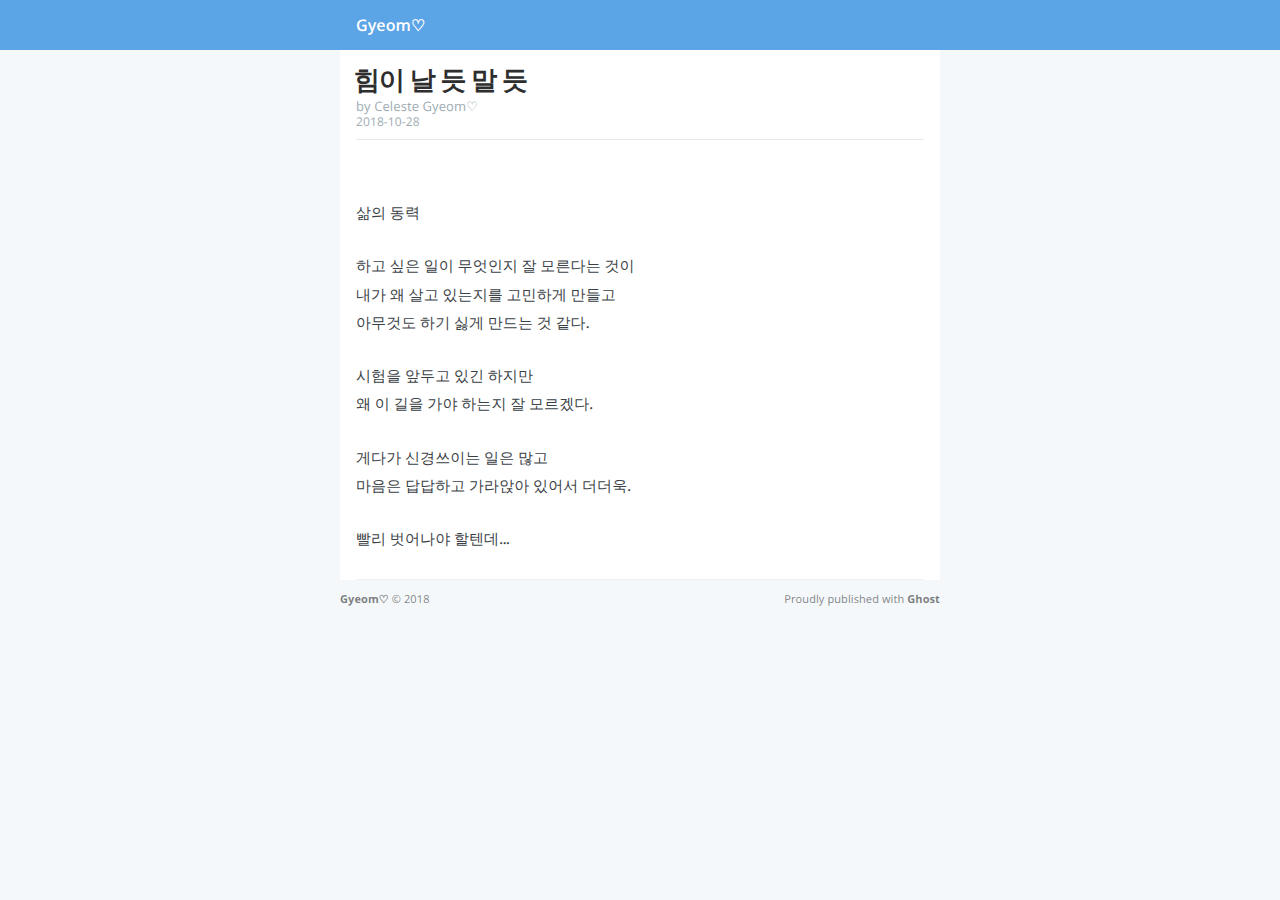
<file: himi-nal-deus-mal-deus/amp/index.html>
<head>
    <meta charset="utf-8">

    <title>힘이 날 듯 말 듯</title>

    <meta name="HandheldFriendly" content="True">
    <meta name="viewport" content="width=device-width,minimum-scale=1,initial-scale=1">

    <link rel="shortcut icon" href="../../favicon.png">

    <link rel="shortcut icon" href="../../favicon.png" type="image/png">
    <link rel="canonical" href="../index.html">
    <meta name="referrer" content="no-referrer-when-downgrade">
    
    <meta property="og:site_name" content="Gyeom♡">
    <meta property="og:type" content="article">
    <meta property="og:title" content="힘이 날 듯 말 듯">
    <meta property="og:description" content="삶의 동력하고 싶은 일이 무엇인지 잘 모른다는 것이내가 왜 살고 있는지를 고민하게 만들고아무것도 하기 싫게 만드는 것 같다.시험을 앞두고 있긴 하지만왜 이 길을 가야 하는지 잘 모르겠다.게다가 신경쓰이는 일은 많고마음은 답답하고 가라앉아 있어서 더더욱.빨리 벗어나야 할텐데...">
    <meta property="og:url" content="http://localhost:2368/himi-nal-deus-mal-deus/">
    <meta property="og:image" content="http://localhost:2368/content/images/2018/10/said.gif">
    <meta property="article:published_time" content="2018-10-28T11:27:31.000Z">
    <meta property="article:modified_time" content="2018-10-28T11:27:31.000Z">
    <meta property="article:tag" content="짧은 생각">
    
    <meta name="twitter:card" content="summary_large_image">
    <meta name="twitter:title" content="힘이 날 듯 말 듯">
    <meta name="twitter:description" content="삶의 동력하고 싶은 일이 무엇인지 잘 모른다는 것이내가 왜 살고 있는지를 고민하게 만들고아무것도 하기 싫게 만드는 것 같다.시험을 앞두고 있긴 하지만왜 이 길을 가야 하는지 잘 모르겠다.게다가 신경쓰이는 일은 많고마음은 답답하고 가라앉아 있어서 더더욱.빨리 벗어나야 할텐데...">
    <meta name="twitter:url" content="http://localhost:2368/himi-nal-deus-mal-deus/">
    <meta name="twitter:image" content="http://localhost:2368/content/images/2018/10/said.gif">
    <meta name="twitter:label1" content="Written by">
    <meta name="twitter:data1" content="Celeste Gyeom♡">
    <meta name="twitter:label2" content="Filed under">
    <meta name="twitter:data2" content="짧은 생각">
    <meta name="twitter:site" content="@aayeon1016">
    <meta property="og:image:width" content="420">
    <meta property="og:image:height" content="252">
    
    <script type="application/ld+json">
{
    "@context": "https://schema.org",
    "@type": "Article",
    "publisher": {
        "@type": "Organization",
        "name": "Gyeom♡",
        "logo": {
            "@type": "ImageObject",
            "url": "http://localhost:2368/content/images/2018/10/logo-1.png",
            "width": 60,
            "height": 60
        }
    },
    "author": {
        "@type": "Person",
        "name": "Celeste Gyeom♡",
        "image": {
            "@type": "ImageObject",
            "url": "http://localhost:2368/content/images/2018/10/logo.png",
            "width": 256,
            "height": 256
        },
        "url": "http://localhost:2368/author/celeste/",
        "sameAs": []
    },
    "headline": "힘이 날 듯 말 듯",
    "url": "http://localhost:2368/himi-nal-deus-mal-deus/",
    "datePublished": "2018-10-28T11:27:31.000Z",
    "dateModified": "2018-10-28T11:27:31.000Z",
    "image": {
        "@type": "ImageObject",
        "url": "http://localhost:2368/content/images/2018/10/said.gif",
        "width": 420,
        "height": 252
    },
    "keywords": "짧은 생각",
    "description": "삶의 동력하고 싶은 일이 무엇인지 잘 모른다는 것이내가 왜 살고 있는지를 고민하게 만들고아무것도 하기 싫게 만드는 것 같다.시험을 앞두고 있긴 하지만왜 이 길을 가야 하는지 잘 모르겠다.게다가 신경쓰이는 일은 많고마음은 답답하고 가라앉아 있어서 더더욱.빨리 벗어나야 할텐데...",
    "mainEntityOfPage": {
        "@type": "WebPage",
        "@id": "http://localhost:2368/"
    }
}
    </script>

    <meta name="generator" content="Ghost 2.3">
    <link rel="alternate" type="application/rss+xml" title="Gyeom♡" href="../../rss/index.html">

    <link rel="stylesheet" type="text/css" href="https://fonts.googleapis.com/css?family=Merriweather:300,700,700italic,300italic%7COpen+Sans:700,600,400">
    <style amp-custom>html{font-family:sans-serif;-ms-text-size-adjust:100%;-webkit-text-size-adjust:100%}body{margin:0}article,aside,details,figcaption,figure,footer,header,main,menu,nav,section,summary{display:block}audio,canvas,progress,video{display:inline-block;vertical-align:baseline}audio:not([controls]){display:none;height:0}[hidden],template{display:none}a{background-color:transparent}a:active,a:hover{outline:0}abbr[title]{border-bottom:1px dotted}b,strong{font-weight:bold}dfn{font-style:italic}h1{margin:0.67em 0;font-size:2em}mark{background:#ff0;color:#000}small{font-size:80%}sub,sup{position:relative;vertical-align:baseline;font-size:75%;line-height:0}sup{top:-0.5em}sub{bottom:-0.25em}img{border:0}amp-img{border:0}svg:not(:root){overflow:hidden}figure{margin:1em 40px}hr{box-sizing:content-box;height:0}pre{overflow:auto}code,kbd,pre,samp{font-family:monospace, monospace;font-size:1em}button,input,optgroup,select,textarea{margin:0;color:inherit;font:inherit}button{overflow:visible}button,select{text-transform:none}button,html input[type="button"],input[type="reset"],input[type="submit"]{cursor:pointer;-webkit-appearance:button}button[disabled],html input[disabled]{cursor:default}button::-moz-focus-inner,input::-moz-focus-inner{padding:0;border:0}input{line-height:normal}input[type="checkbox"],input[type="radio"]{box-sizing:border-box;padding:0}input[type="number"]::-webkit-inner-spin-button,input[type="number"]::-webkit-outer-spin-button{height:auto}input[type="search"]{-webkit-appearance:textfield}input[type="search"]::-webkit-search-cancel-button,input[type="search"]::-webkit-search-decoration{-webkit-appearance:none}fieldset{margin:0 2px;padding:0.35em 0.625em 0.75em;border:1px solid #c0c0c0}legend{padding:0;border:0}textarea{overflow:auto}optgroup{font-weight:bold}table{border-spacing:0;border-collapse:collapse}td,th{padding:0}html{max-height:100%;height:100%;font-size:62.5%;-webkit-tap-highlight-color:rgba(0, 0, 0, 0)}body{max-height:100%;height:100%;color:#3a4145;background:#f4f8fb;letter-spacing:0.01rem;font-family:"Merriweather", serif;font-size:1.8rem;line-height:1.75em;text-rendering:geometricPrecision;-webkit-font-feature-settings:"kern" 1;-moz-font-feature-settings:"kern" 1;-o-font-feature-settings:"kern" 1}::-moz-selection{background:#d6edff}::selection{background:#d6edff}h1,h2,h3,h4,h5,h6{margin:0 0 0.3em 0;color:#2e2e2e;font-family:"Open Sans", sans-serif;line-height:1.15em;text-rendering:geometricPrecision;-webkit-font-feature-settings:"dlig" 1, "liga" 1, "lnum" 1, "kern" 1;-moz-font-feature-settings:"dlig" 1, "liga" 1, "lnum" 1, "kern" 1;-o-font-feature-settings:"dlig" 1, "liga" 1, "lnum" 1, "kern" 1}h1{text-indent:-2px;letter-spacing:-1px;font-size:2.6rem}h2{letter-spacing:0;font-size:2.4rem}h3{letter-spacing:-0.6px;font-size:2.1rem}h4{font-size:1.9rem}h5{font-size:1.8rem}h6{font-size:1.8rem}a{color:#4a4a4a}a:hover{color:#111}p,ul,ol,dl{margin:0 0 2.5rem 0;font-size:1.5rem;text-rendering:geometricPrecision;-webkit-font-feature-settings:"liga" 1, "onum" 1, "kern" 1;-moz-font-feature-settings:"liga" 1, "onum" 1, "kern" 1;-o-font-feature-settings:"liga" 1, "onum" 1, "kern" 1}ol,ul{padding-left:2em}ol ol,ul ul,ul ol,ol ul{margin:0 0 0.4em 0;padding-left:2em}dl dt{float:left;clear:left;overflow:hidden;margin-bottom:1em;width:180px;text-align:right;text-overflow:ellipsis;white-space:nowrap;font-weight:700}dl dd{margin-bottom:1em;margin-left:200px}li{margin:0.4em 0}li li{margin:0}hr{display:block;margin:1.75em 0;padding:0;height:1px;border:0;border-top:#efefef 1px solid}blockquote{box-sizing:border-box;margin:1.75em 0 1.75em 0;padding:0 0 0 1.75em;border-left:#4a4a4a 0.4em solid;-moz-box-sizing:border-box}blockquote p{margin:0.8em 0;font-style:italic}blockquote small{display:inline-block;margin:0.8em 0 0.8em 1.5em;color:#ccc;font-size:0.9em}blockquote small:before{content:"\2014 \00A0"}blockquote cite{font-weight:700}blockquote cite a{font-weight:normal}mark{background-color:#fdffb6}code,tt{padding:1px 3px;border:#e3edf3 1px solid;background:#f7fafb;border-radius:2px;white-space:pre-wrap;font-family:Inconsolata, monospace, sans-serif;font-size:0.85em;font-feature-settings:"liga" 0;-webkit-font-feature-settings:"liga" 0;-moz-font-feature-settings:"liga" 0}pre{overflow:auto;box-sizing:border-box;margin:0 0 1.75em 0;padding:10px;width:100%;border:#e3edf3 1px solid;background:#f7fafb;border-radius:3px;white-space:pre;font-family:Inconsolata, monospace, sans-serif;font-size:0.9em;-moz-box-sizing:border-box}pre code,pre tt{padding:0;border:none;background:transparent;white-space:pre-wrap;font-size:inherit}kbd{display:inline-block;margin-bottom:0.4em;padding:1px 8px;border:#ccc 1px solid;background:#f4f4f4;border-radius:4px;box-shadow:0 1px 0 rgba(0, 0, 0, 0.2), 0 1px 0 0 #fff inset;color:#666;text-shadow:#fff 0 1px 0;font-size:0.9em;font-weight:700}table{box-sizing:border-box;margin:1.75em 0;max-width:100%;width:100%;background-color:transparent;-moz-box-sizing:border-box}table th,table td{padding:8px;border-top:#efefef 1px solid;vertical-align:top;text-align:left;line-height:20px}table th{color:#000}table caption + thead tr:first-child th,table caption + thead tr:first-child td,table colgroup + thead tr:first-child th,table colgroup + thead tr:first-child td,table thead:first-child tr:first-child th,table thead:first-child tr:first-child td{border-top:0}table tbody + tbody{border-top:#efefef 2px solid}table table table{background-color:#fff}table tbody > tr:nth-child(odd) > td,table tbody > tr:nth-child(odd) > th{background-color:#f6f6f6}table.plain tbody > tr:nth-child(odd) > td,table.plain tbody > tr:nth-child(odd) > th{background:transparent}iframe,amp-iframe,.fluid-width-video-wrapper{display:block;margin:1.75em 0}.fluid-width-video-wrapper iframe,.fluid-width-video-wrapper amp-iframe{margin:0}textarea,select,input{margin:0 0 5px 0;padding:6px 9px;width:260px;outline:0;border:#e7eef2 1px solid;background:#fff;border-radius:4px;box-shadow:none;font-family:"Open Sans", sans-serif;font-size:1.6rem;line-height:1.4em;font-weight:100;-webkit-appearance:none}textarea{min-width:250px;min-height:80px;max-width:340px;width:100%;height:auto}input[type="text"]:focus,input[type="email"]:focus,input[type="search"]:focus,input[type="tel"]:focus,input[type="url"]:focus,input[type="password"]:focus,input[type="number"]:focus,input[type="date"]:focus,input[type="month"]:focus,input[type="week"]:focus,input[type="time"]:focus,input[type="datetime"]:focus,input[type="datetime-local"]:focus,textarea:focus{outline:none;outline-width:0;border:#bbc7cc 1px solid;background:#fff}select{width:270px;height:30px;line-height:30px}.clearfix:before,.clearfix:after{content:" ";display:table}.clearfix:after{clear:both}.clearfix{zoom:1}.main-header{position:relative;display:table;overflow:hidden;box-sizing:border-box;width:100%;height:50px;background:#5ba4e5 no-repeat center center;background-size:cover;text-align:left;-webkit-box-sizing:border-box;-moz-box-sizing:border-box}.content{background:#fff;padding-top:15px}.blog-title,.content{margin:auto;max-width:600px}.blog-title a{display:block;padding-right:16px;padding-left:16px;height:50px;color:#fff;text-decoration:none;font-family:"Open Sans", sans-serif;font-size:16px;line-height:50px;font-weight:600}.post{position:relative;margin-top:0;margin-right:16px;margin-left:16px;padding-bottom:0;max-width:100%;border-bottom:#ebf2f6 1px solid;word-wrap:break-word;font-size:0.95em;line-height:1.65em}.post-header{margin-bottom:1rem}.post-title{margin-bottom:0}.post-title a{text-decoration:none}.post-meta{display:block;margin:3px 0 0 0;color:#9eabb3;font-family:"Open Sans", sans-serif;font-size:1.3rem;line-height:2.2rem}.post-meta a{color:#9eabb3;text-decoration:none}.post-meta a:hover{text-decoration:underline}.post-meta .author{margin:0;font-size:1.3rem;line-height:1.3em}.post-date{display:inline-block;text-transform:uppercase;white-space:nowrap;font-size:1.2rem;line-height:1.2em}.post-image{margin:0;padding-top:3rem;padding-bottom:30px;border-top:1px #E8E8E8 solid}.post-content amp-img,.post-content amp-anim{position:relative;left:50%;display:block;padding:0;min-width:0;max-width:112%;width:calc(100% + 32px);height:auto;transform:translateX(-50%);-webkit-transform:translateX(-50%);-ms-transform:translateX(-50%)}.footnotes{font-size:1.3rem;line-height:1.6em;font-style:italic}.footnotes li{margin:0.6rem 0}.footnotes p{margin:0}.footnotes p a:last-child{text-decoration:none}.site-footer{position:relative;margin:0 auto 20px auto;padding:1rem 15px;max-width:600px;color:rgba(0,0,0,0.5);font-family:"Open Sans", sans-serif;font-size:1.1rem;line-height:1.75em}.site-footer a{color:rgba(0,0,0,0.5);text-decoration:none;font-weight:bold}.site-footer a:hover{border-bottom:#bbc7cc 1px solid}.poweredby{display:block;float:right;width:45%;text-align:right}.copyright{display:block;float:left;width:45%}</style>

    <style amp-boilerplate>body{-webkit-animation:-amp-start 8s steps(1,end) 0s 1 normal both;-moz-animation:-amp-start 8s steps(1,end) 0s 1 normal both;-ms-animation:-amp-start 8s steps(1,end) 0s 1 normal both;animation:-amp-start 8s steps(1,end) 0s 1 normal both}@-webkit-keyframes -amp-start{from{visibility:hidden}to{visibility:visible}}@-moz-keyframes -amp-start{from{visibility:hidden}to{visibility:visible}}@-ms-keyframes -amp-start{from{visibility:hidden}to{visibility:visible}}@-o-keyframes -amp-start{from{visibility:hidden}to{visibility:visible}}@keyframes -amp-start{from{visibility:hidden}to{visibility:visible}}</style><noscript><style amp-boilerplate>body{-webkit-animation:none;-moz-animation:none;-ms-animation:none;animation:none}</style></noscript>
    <script async src="https://cdn.ampproject.org/v0.js"></script>

    

</head>

<body class="amp-template">
    <header class="main-header">
        <nav class="blog-title">
            <a href="../../">Gyeom♡</a>
        </nav>
    </header>

    <main class="content" role="main">
        <article class="post">

            <header class="post-header">
                <h1 class="post-title">힘이 날 듯 말 듯</h1>
                <section class="post-meta">
                    <p class="author">by <a href="../../author/celeste/">Celeste Gyeom♡</a></p>
                    <time class="post-date" datetime="2018-10-28">2018-10-28</time>
                </section>
            </header>
            <figure class="post-image">
                <amp-img src="http://localhost:2368/content/images/2018/10/said.gif" width="600" height="400" layout="responsive"></amp-img>
            </figure>
            <section class="post-content">

                <p>삶의 동력</p><p>하고 싶은 일이 무엇인지 잘 모른다는 것이<br>내가 왜 살고 있는지를 고민하게 만들고<br>아무것도 하기 싫게 만드는 것 같다.</p><p>시험을 앞두고 있긴 하지만<br>왜 이 길을 가야 하는지 잘 모르겠다.</p><p>게다가 신경쓰이는 일은 많고<br>마음은 답답하고 가라앉아 있어서 더더욱.</p><p>빨리 벗어나야 할텐데...</p>

            </section>

        </article>
    </main>
    <footer class="site-footer clearfix">
        <section class="copyright"><a href="../../">Gyeom♡</a> © 2018</section>
        <section class="poweredby">Proudly published with <a href="https://ghost.org">Ghost</a></section>
    </footer>
</body>
</file>
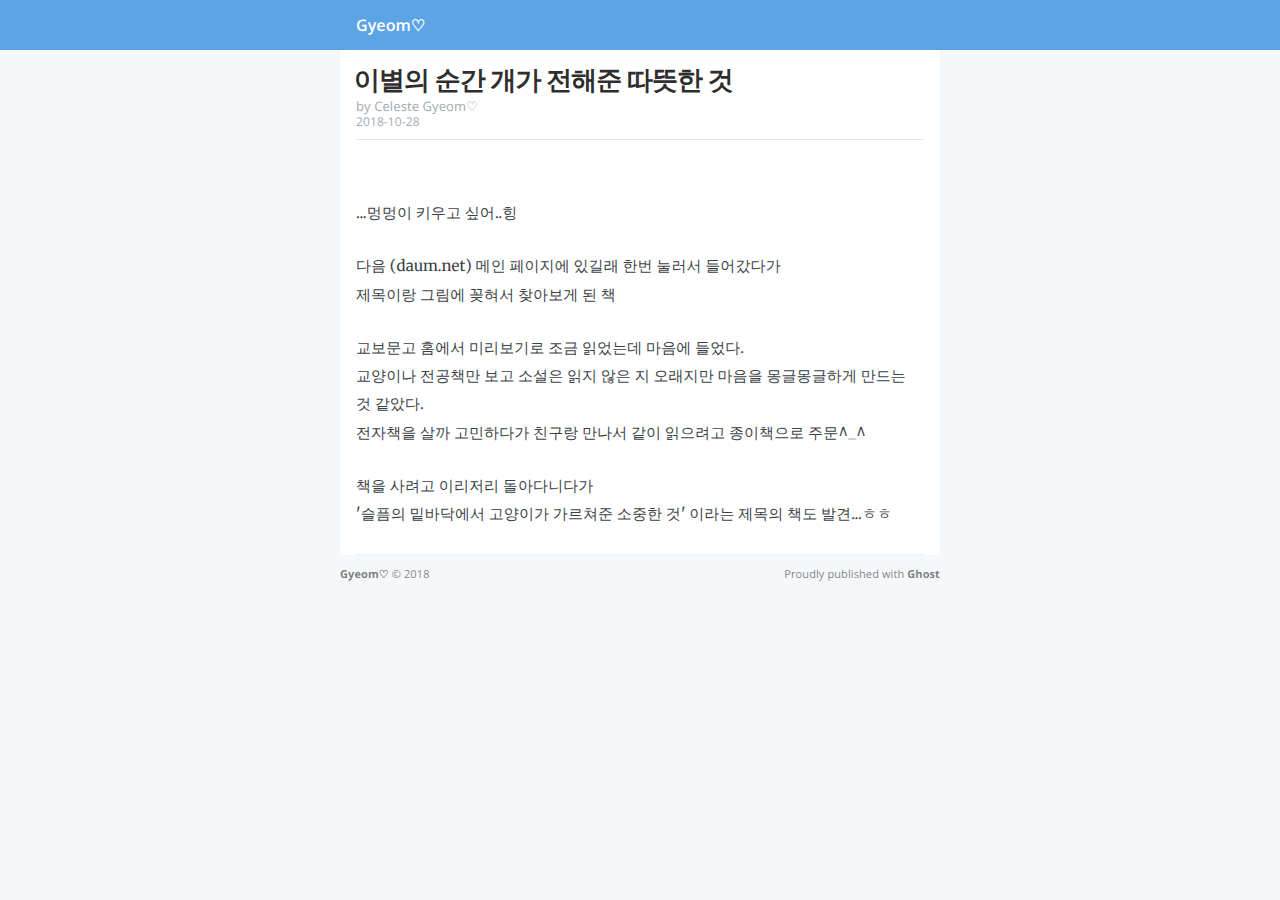
<file: ibyeolyi-sungan-gaega-jeonhaejun-ddaddeushan-geos/amp/index.html>
<head>
    <meta charset="utf-8">

    <title>이별의 순간 개가 전해준 따뜻한 것</title>

    <meta name="HandheldFriendly" content="True">
    <meta name="viewport" content="width=device-width,minimum-scale=1,initial-scale=1">

    <link rel="shortcut icon" href="../../favicon.png">

    <link rel="shortcut icon" href="../../favicon.png" type="image/png">
    <link rel="canonical" href="../index.html">
    <meta name="referrer" content="no-referrer-when-downgrade">
    
    <meta property="og:site_name" content="Gyeom♡">
    <meta property="og:type" content="article">
    <meta property="og:title" content="이별의 순간 개가 전해준 따뜻한 것">
    <meta property="og:description" content="...멍멍이 키우고 싶어..힝다음 (daum.net) 메인 페이지에 있길래 한번 눌러서 들어갔다가제목이랑 그림에 꽂혀서 찾아보게 된 책교보문고 홈에서 미리보기로 조금 읽었는데 마음에 들었다.교양이나 전공책만 보고 소설은 읽지 않은 지 오래지만 마음을 몽글몽글하게 만드는 것 같았다.전자책을 살까 고민하다가 친구랑 만나서 같이 읽으려고 종이책으로 주문^_^책을 사려고 이리저리 돌아다니다가'슬픔의 밑바닥에서">
    <meta property="og:url" content="http://localhost:2368/ibyeolyi-sungan-gaega-jeonhaejun-ddaddeushan-geos/">
    <meta property="og:image" content="http://localhost:2368/content/images/2018/10/24328013_124186821697137_3362956051283443712_n.jpg">
    <meta property="article:published_time" content="2018-10-28T12:45:54.000Z">
    <meta property="article:modified_time" content="2018-10-29T12:52:22.000Z">
    <meta property="article:tag" content="짧은 생각">
    
    <meta name="twitter:card" content="summary_large_image">
    <meta name="twitter:title" content="이별의 순간 개가 전해준 따뜻한 것">
    <meta name="twitter:description" content="...멍멍이 키우고 싶어..힝다음 (daum.net) 메인 페이지에 있길래 한번 눌러서 들어갔다가제목이랑 그림에 꽂혀서 찾아보게 된 책교보문고 홈에서 미리보기로 조금 읽었는데 마음에 들었다.교양이나 전공책만 보고 소설은 읽지 않은 지 오래지만 마음을 몽글몽글하게 만드는 것 같았다.전자책을 살까 고민하다가 친구랑 만나서 같이 읽으려고 종이책으로 주문^_^책을 사려고 이리저리 돌아다니다가'슬픔의 밑바닥에서">
    <meta name="twitter:url" content="http://localhost:2368/ibyeolyi-sungan-gaega-jeonhaejun-ddaddeushan-geos/">
    <meta name="twitter:image" content="http://localhost:2368/content/images/2018/10/24328013_124186821697137_3362956051283443712_n.jpg">
    <meta name="twitter:label1" content="Written by">
    <meta name="twitter:data1" content="Celeste Gyeom♡">
    <meta name="twitter:label2" content="Filed under">
    <meta name="twitter:data2" content="짧은 생각">
    <meta name="twitter:site" content="@aayeon1016">
    <meta property="og:image:width" content="1080">
    <meta property="og:image:height" content="1080">
    
    <script type="application/ld+json">
{
    "@context": "https://schema.org",
    "@type": "Article",
    "publisher": {
        "@type": "Organization",
        "name": "Gyeom♡",
        "logo": {
            "@type": "ImageObject",
            "url": "http://localhost:2368/content/images/2018/10/logo-1.png",
            "width": 60,
            "height": 60
        }
    },
    "author": {
        "@type": "Person",
        "name": "Celeste Gyeom♡",
        "image": {
            "@type": "ImageObject",
            "url": "http://localhost:2368/content/images/2018/10/logo.png",
            "width": 256,
            "height": 256
        },
        "url": "http://localhost:2368/author/celeste/",
        "sameAs": []
    },
    "headline": "이별의 순간 개가 전해준 따뜻한 것",
    "url": "http://localhost:2368/ibyeolyi-sungan-gaega-jeonhaejun-ddaddeushan-geos/",
    "datePublished": "2018-10-28T12:45:54.000Z",
    "dateModified": "2018-10-29T12:52:22.000Z",
    "image": {
        "@type": "ImageObject",
        "url": "http://localhost:2368/content/images/2018/10/24328013_124186821697137_3362956051283443712_n.jpg",
        "width": 1080,
        "height": 1080
    },
    "keywords": "짧은 생각",
    "description": "...멍멍이 키우고 싶어..힝다음 (daum.net) 메인 페이지에 있길래 한번 눌러서 들어갔다가제목이랑 그림에 꽂혀서 찾아보게 된 책교보문고 홈에서 미리보기로 조금 읽었는데 마음에 들었다.교양이나 전공책만 보고 소설은 읽지 않은 지 오래지만 마음을 몽글몽글하게 만드는 것 같았다.전자책을 살까 고민하다가 친구랑 만나서 같이 읽으려고 종이책으로 주문^_^책을 사려고 이리저리 돌아다니다가&#x27;슬픔의 밑바닥에서",
    "mainEntityOfPage": {
        "@type": "WebPage",
        "@id": "http://localhost:2368/"
    }
}
    </script>

    <meta name="generator" content="Ghost 2.3">
    <link rel="alternate" type="application/rss+xml" title="Gyeom♡" href="../../rss/index.html">

    <link rel="stylesheet" type="text/css" href="https://fonts.googleapis.com/css?family=Merriweather:300,700,700italic,300italic%7COpen+Sans:700,600,400">
    <style amp-custom>html{font-family:sans-serif;-ms-text-size-adjust:100%;-webkit-text-size-adjust:100%}body{margin:0}article,aside,details,figcaption,figure,footer,header,main,menu,nav,section,summary{display:block}audio,canvas,progress,video{display:inline-block;vertical-align:baseline}audio:not([controls]){display:none;height:0}[hidden],template{display:none}a{background-color:transparent}a:active,a:hover{outline:0}abbr[title]{border-bottom:1px dotted}b,strong{font-weight:bold}dfn{font-style:italic}h1{margin:0.67em 0;font-size:2em}mark{background:#ff0;color:#000}small{font-size:80%}sub,sup{position:relative;vertical-align:baseline;font-size:75%;line-height:0}sup{top:-0.5em}sub{bottom:-0.25em}img{border:0}amp-img{border:0}svg:not(:root){overflow:hidden}figure{margin:1em 40px}hr{box-sizing:content-box;height:0}pre{overflow:auto}code,kbd,pre,samp{font-family:monospace, monospace;font-size:1em}button,input,optgroup,select,textarea{margin:0;color:inherit;font:inherit}button{overflow:visible}button,select{text-transform:none}button,html input[type="button"],input[type="reset"],input[type="submit"]{cursor:pointer;-webkit-appearance:button}button[disabled],html input[disabled]{cursor:default}button::-moz-focus-inner,input::-moz-focus-inner{padding:0;border:0}input{line-height:normal}input[type="checkbox"],input[type="radio"]{box-sizing:border-box;padding:0}input[type="number"]::-webkit-inner-spin-button,input[type="number"]::-webkit-outer-spin-button{height:auto}input[type="search"]{-webkit-appearance:textfield}input[type="search"]::-webkit-search-cancel-button,input[type="search"]::-webkit-search-decoration{-webkit-appearance:none}fieldset{margin:0 2px;padding:0.35em 0.625em 0.75em;border:1px solid #c0c0c0}legend{padding:0;border:0}textarea{overflow:auto}optgroup{font-weight:bold}table{border-spacing:0;border-collapse:collapse}td,th{padding:0}html{max-height:100%;height:100%;font-size:62.5%;-webkit-tap-highlight-color:rgba(0, 0, 0, 0)}body{max-height:100%;height:100%;color:#3a4145;background:#f4f8fb;letter-spacing:0.01rem;font-family:"Merriweather", serif;font-size:1.8rem;line-height:1.75em;text-rendering:geometricPrecision;-webkit-font-feature-settings:"kern" 1;-moz-font-feature-settings:"kern" 1;-o-font-feature-settings:"kern" 1}::-moz-selection{background:#d6edff}::selection{background:#d6edff}h1,h2,h3,h4,h5,h6{margin:0 0 0.3em 0;color:#2e2e2e;font-family:"Open Sans", sans-serif;line-height:1.15em;text-rendering:geometricPrecision;-webkit-font-feature-settings:"dlig" 1, "liga" 1, "lnum" 1, "kern" 1;-moz-font-feature-settings:"dlig" 1, "liga" 1, "lnum" 1, "kern" 1;-o-font-feature-settings:"dlig" 1, "liga" 1, "lnum" 1, "kern" 1}h1{text-indent:-2px;letter-spacing:-1px;font-size:2.6rem}h2{letter-spacing:0;font-size:2.4rem}h3{letter-spacing:-0.6px;font-size:2.1rem}h4{font-size:1.9rem}h5{font-size:1.8rem}h6{font-size:1.8rem}a{color:#4a4a4a}a:hover{color:#111}p,ul,ol,dl{margin:0 0 2.5rem 0;font-size:1.5rem;text-rendering:geometricPrecision;-webkit-font-feature-settings:"liga" 1, "onum" 1, "kern" 1;-moz-font-feature-settings:"liga" 1, "onum" 1, "kern" 1;-o-font-feature-settings:"liga" 1, "onum" 1, "kern" 1}ol,ul{padding-left:2em}ol ol,ul ul,ul ol,ol ul{margin:0 0 0.4em 0;padding-left:2em}dl dt{float:left;clear:left;overflow:hidden;margin-bottom:1em;width:180px;text-align:right;text-overflow:ellipsis;white-space:nowrap;font-weight:700}dl dd{margin-bottom:1em;margin-left:200px}li{margin:0.4em 0}li li{margin:0}hr{display:block;margin:1.75em 0;padding:0;height:1px;border:0;border-top:#efefef 1px solid}blockquote{box-sizing:border-box;margin:1.75em 0 1.75em 0;padding:0 0 0 1.75em;border-left:#4a4a4a 0.4em solid;-moz-box-sizing:border-box}blockquote p{margin:0.8em 0;font-style:italic}blockquote small{display:inline-block;margin:0.8em 0 0.8em 1.5em;color:#ccc;font-size:0.9em}blockquote small:before{content:"\2014 \00A0"}blockquote cite{font-weight:700}blockquote cite a{font-weight:normal}mark{background-color:#fdffb6}code,tt{padding:1px 3px;border:#e3edf3 1px solid;background:#f7fafb;border-radius:2px;white-space:pre-wrap;font-family:Inconsolata, monospace, sans-serif;font-size:0.85em;font-feature-settings:"liga" 0;-webkit-font-feature-settings:"liga" 0;-moz-font-feature-settings:"liga" 0}pre{overflow:auto;box-sizing:border-box;margin:0 0 1.75em 0;padding:10px;width:100%;border:#e3edf3 1px solid;background:#f7fafb;border-radius:3px;white-space:pre;font-family:Inconsolata, monospace, sans-serif;font-size:0.9em;-moz-box-sizing:border-box}pre code,pre tt{padding:0;border:none;background:transparent;white-space:pre-wrap;font-size:inherit}kbd{display:inline-block;margin-bottom:0.4em;padding:1px 8px;border:#ccc 1px solid;background:#f4f4f4;border-radius:4px;box-shadow:0 1px 0 rgba(0, 0, 0, 0.2), 0 1px 0 0 #fff inset;color:#666;text-shadow:#fff 0 1px 0;font-size:0.9em;font-weight:700}table{box-sizing:border-box;margin:1.75em 0;max-width:100%;width:100%;background-color:transparent;-moz-box-sizing:border-box}table th,table td{padding:8px;border-top:#efefef 1px solid;vertical-align:top;text-align:left;line-height:20px}table th{color:#000}table caption + thead tr:first-child th,table caption + thead tr:first-child td,table colgroup + thead tr:first-child th,table colgroup + thead tr:first-child td,table thead:first-child tr:first-child th,table thead:first-child tr:first-child td{border-top:0}table tbody + tbody{border-top:#efefef 2px solid}table table table{background-color:#fff}table tbody > tr:nth-child(odd) > td,table tbody > tr:nth-child(odd) > th{background-color:#f6f6f6}table.plain tbody > tr:nth-child(odd) > td,table.plain tbody > tr:nth-child(odd) > th{background:transparent}iframe,amp-iframe,.fluid-width-video-wrapper{display:block;margin:1.75em 0}.fluid-width-video-wrapper iframe,.fluid-width-video-wrapper amp-iframe{margin:0}textarea,select,input{margin:0 0 5px 0;padding:6px 9px;width:260px;outline:0;border:#e7eef2 1px solid;background:#fff;border-radius:4px;box-shadow:none;font-family:"Open Sans", sans-serif;font-size:1.6rem;line-height:1.4em;font-weight:100;-webkit-appearance:none}textarea{min-width:250px;min-height:80px;max-width:340px;width:100%;height:auto}input[type="text"]:focus,input[type="email"]:focus,input[type="search"]:focus,input[type="tel"]:focus,input[type="url"]:focus,input[type="password"]:focus,input[type="number"]:focus,input[type="date"]:focus,input[type="month"]:focus,input[type="week"]:focus,input[type="time"]:focus,input[type="datetime"]:focus,input[type="datetime-local"]:focus,textarea:focus{outline:none;outline-width:0;border:#bbc7cc 1px solid;background:#fff}select{width:270px;height:30px;line-height:30px}.clearfix:before,.clearfix:after{content:" ";display:table}.clearfix:after{clear:both}.clearfix{zoom:1}.main-header{position:relative;display:table;overflow:hidden;box-sizing:border-box;width:100%;height:50px;background:#5ba4e5 no-repeat center center;background-size:cover;text-align:left;-webkit-box-sizing:border-box;-moz-box-sizing:border-box}.content{background:#fff;padding-top:15px}.blog-title,.content{margin:auto;max-width:600px}.blog-title a{display:block;padding-right:16px;padding-left:16px;height:50px;color:#fff;text-decoration:none;font-family:"Open Sans", sans-serif;font-size:16px;line-height:50px;font-weight:600}.post{position:relative;margin-top:0;margin-right:16px;margin-left:16px;padding-bottom:0;max-width:100%;border-bottom:#ebf2f6 1px solid;word-wrap:break-word;font-size:0.95em;line-height:1.65em}.post-header{margin-bottom:1rem}.post-title{margin-bottom:0}.post-title a{text-decoration:none}.post-meta{display:block;margin:3px 0 0 0;color:#9eabb3;font-family:"Open Sans", sans-serif;font-size:1.3rem;line-height:2.2rem}.post-meta a{color:#9eabb3;text-decoration:none}.post-meta a:hover{text-decoration:underline}.post-meta .author{margin:0;font-size:1.3rem;line-height:1.3em}.post-date{display:inline-block;text-transform:uppercase;white-space:nowrap;font-size:1.2rem;line-height:1.2em}.post-image{margin:0;padding-top:3rem;padding-bottom:30px;border-top:1px #E8E8E8 solid}.post-content amp-img,.post-content amp-anim{position:relative;left:50%;display:block;padding:0;min-width:0;max-width:112%;width:calc(100% + 32px);height:auto;transform:translateX(-50%);-webkit-transform:translateX(-50%);-ms-transform:translateX(-50%)}.footnotes{font-size:1.3rem;line-height:1.6em;font-style:italic}.footnotes li{margin:0.6rem 0}.footnotes p{margin:0}.footnotes p a:last-child{text-decoration:none}.site-footer{position:relative;margin:0 auto 20px auto;padding:1rem 15px;max-width:600px;color:rgba(0,0,0,0.5);font-family:"Open Sans", sans-serif;font-size:1.1rem;line-height:1.75em}.site-footer a{color:rgba(0,0,0,0.5);text-decoration:none;font-weight:bold}.site-footer a:hover{border-bottom:#bbc7cc 1px solid}.poweredby{display:block;float:right;width:45%;text-align:right}.copyright{display:block;float:left;width:45%}</style>

    <style amp-boilerplate>body{-webkit-animation:-amp-start 8s steps(1,end) 0s 1 normal both;-moz-animation:-amp-start 8s steps(1,end) 0s 1 normal both;-ms-animation:-amp-start 8s steps(1,end) 0s 1 normal both;animation:-amp-start 8s steps(1,end) 0s 1 normal both}@-webkit-keyframes -amp-start{from{visibility:hidden}to{visibility:visible}}@-moz-keyframes -amp-start{from{visibility:hidden}to{visibility:visible}}@-ms-keyframes -amp-start{from{visibility:hidden}to{visibility:visible}}@-o-keyframes -amp-start{from{visibility:hidden}to{visibility:visible}}@keyframes -amp-start{from{visibility:hidden}to{visibility:visible}}</style><noscript><style amp-boilerplate>body{-webkit-animation:none;-moz-animation:none;-ms-animation:none;animation:none}</style></noscript>
    <script async src="https://cdn.ampproject.org/v0.js"></script>

    

</head>

<body class="amp-template">
    <header class="main-header">
        <nav class="blog-title">
            <a href="../../">Gyeom♡</a>
        </nav>
    </header>

    <main class="content" role="main">
        <article class="post">

            <header class="post-header">
                <h1 class="post-title">이별의 순간 개가 전해준 따뜻한 것</h1>
                <section class="post-meta">
                    <p class="author">by <a href="../../author/celeste/">Celeste Gyeom♡</a></p>
                    <time class="post-date" datetime="2018-10-28">2018-10-28</time>
                </section>
            </header>
            <figure class="post-image">
                <amp-img src="http://localhost:2368/content/images/2018/10/24328013_124186821697137_3362956051283443712_n.jpg" width="600" height="400" layout="responsive"></amp-img>
            </figure>
            <section class="post-content">

                <p>...멍멍이 키우고 싶어..힝</p><p>다음 (daum.net) 메인 페이지에 있길래 한번 눌러서 들어갔다가<br>제목이랑 그림에 꽂혀서 찾아보게 된 책</p><figure class="kg-card kg-image-card kg-width-wide"></figure><p>교보문고 홈에서 미리보기로 조금 읽었는데 마음에 들었다.<br>교양이나 전공책만 보고 소설은 읽지 않은 지 오래지만 마음을 몽글몽글하게 만드는 것 같았다.<br>전자책을 살까 고민하다가 친구랑 만나서 같이 읽으려고 종이책으로 주문^_^</p><p>책을 사려고 이리저리 돌아다니다가<br>'슬픔의 밑바닥에서 고양이가 가르쳐준 소중한 것' 이라는 제목의 책도 발견...ㅎㅎ</p>

            </section>

        </article>
    </main>
    <footer class="site-footer clearfix">
        <section class="copyright"><a href="../../">Gyeom♡</a> © 2018</section>
        <section class="poweredby">Proudly published with <a href="https://ghost.org">Ghost</a></section>
    </footer>
</body>
</file>
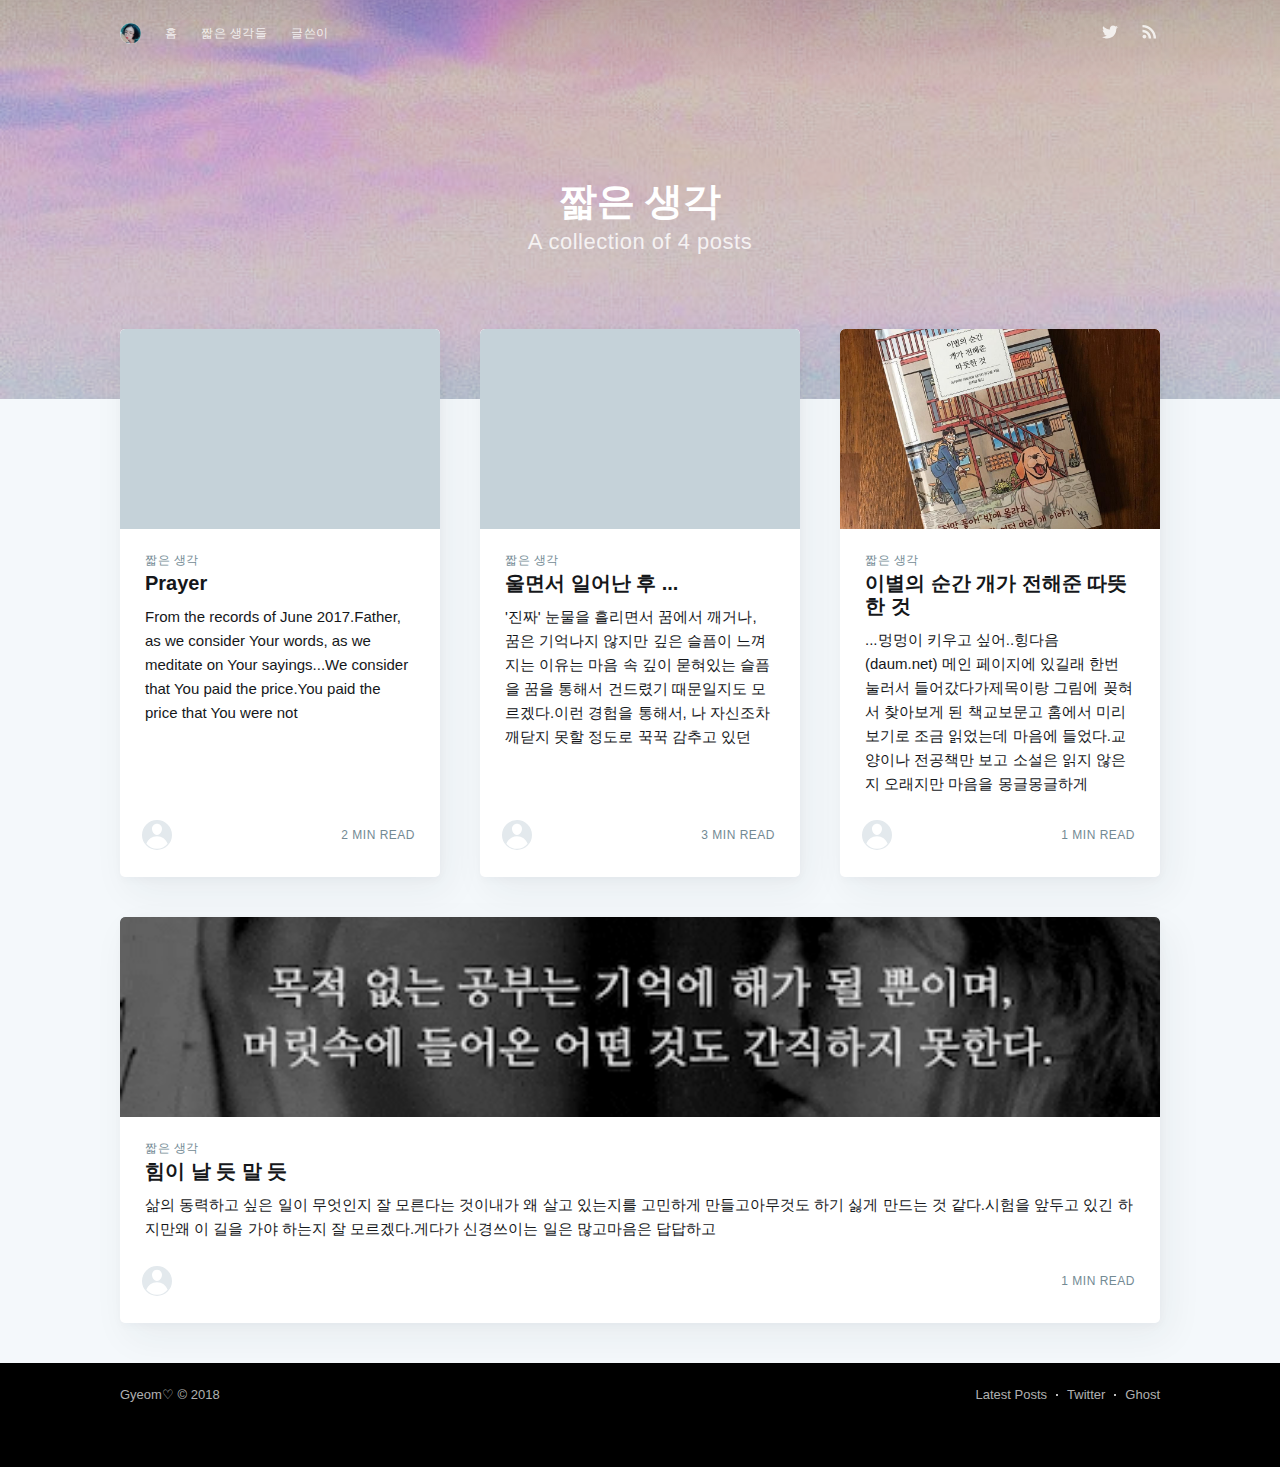
<file: tag/jjalbeun-saenggag/index.html>
<head>

    <meta charset="utf-8">
    <meta http-equiv="X-UA-Compatible" content="IE=edge">

    <title>짧은 생각 - Gyeom♡</title>
    <meta name="HandheldFriendly" content="True">
    <meta name="viewport" content="width=device-width, initial-scale=1.0">

    <link rel="stylesheet" type="text/css" href="../../assets/built/screen.css?v=ab9fcf9eac">

    <link rel="shortcut icon" href="../../favicon.png" type="image/png">
    <link rel="canonical" href="http://celeste1016.github.io/tag/jjalbeun-saenggag/">
    <meta name="referrer" content="no-referrer-when-downgrade">
    
    <meta property="og:site_name" content="Gyeom♡">
    <meta property="og:type" content="website">
    <meta property="og:title" content="짧은 생각 - Gyeom♡">
    <meta property="og:url" content="http://celeste1016.github.io/tag/jjalbeun-saenggag/">
    <meta property="og:image" content="http://celeste1016.github.io/content/images/2018/10/IMG_6484.jpg">
    <meta property="article:modified_time" content="2018-10-28T11:22:30.000Z">
    <meta name="twitter:card" content="summary_large_image">
    <meta name="twitter:title" content="짧은 생각 - Gyeom♡">
    <meta name="twitter:url" content="http://celeste1016.github.io/tag/jjalbeun-saenggag/">
    <meta name="twitter:image" content="http://celeste1016.github.io/content/images/2018/10/IMG_6484.jpg">
    <meta name="twitter:site" content="@aayeon1016">
    <meta property="og:image:width" content="740">
    <meta property="og:image:height" content="304">
    
    <script type="application/ld+json">
{
    "@context": "https://schema.org",
    "@type": "Series",
    "publisher": {
        "@type": "Organization",
        "name": "Gyeom♡",
        "logo": {
            "@type": "ImageObject",
            "url": "http://celeste1016.github.io/content/images/2018/10/logo-1.png",
            "width": 60,
            "height": 60
        }
    },
    "url": "http://celeste1016.github.io/tag/jjalbeun-saenggag/",
    "image": {
        "@type": "ImageObject",
        "url": "http://celeste1016.github.io/content/images/2018/10/IMG_6484.jpg",
        "width": 740,
        "height": 304
    },
    "name": "짧은 생각",
    "mainEntityOfPage": {
        "@type": "WebPage",
        "@id": "http://celeste1016.github.io/"
    }
}
    </script>

    <script src="../../public/ghost-sdk.js?v=ab9fcf9eac"></script>
<script>
ghost.init({
	clientId: "ghost-frontend",
	clientSecret: "56ac3797dfbf"
});
</script>
    <meta name="generator" content="Ghost 2.4">
    <link rel="alternate" type="application/rss+xml" title="Gyeom♡" href="http://celeste1016.github.io/rss/">
    <meta http-equiv="Pragma" content="no-cache">
<meta http-equiv="Expires" content="-1">

</head>
<body class="tag-template tag-jjalbeun-saenggag">

    <div class="site-wrapper">

        
<header class="site-header outer " style="background-image: url(../../content/images/2018/10/IMG_6484.jpg)">
    <div class="inner">
        <nav class="site-nav">
    <div class="site-nav-left">
                <a class="site-nav-logo" href="http://celeste1016.github.io"><img src="../../content/images/2018/10/logo-1.png" alt="Gyeom♡"></a>
            <ul class="nav" role="menu">
    <li class="nav-" role="menuitem"><a href="http://celeste1016.github.io/">홈</a></li>
    <li class="nav-- nav-current" role="menuitem"><a href="http://celeste1016.github.io/tag/jjalbeun-saenggag/">짧은 생각들</a></li>
    <li class="nav-" role="menuitem"><a href="http://celeste1016.github.io/author/celeste/">글쓴이</a></li>
</ul>

    </div>
    <div class="site-nav-right">
        <div class="social-links">
                <a class="social-link social-link-tw" href="https://twitter.com/aayeon1016" title="Twitter" target="_blank" rel="noopener"><svg xmlns="http://www.w3.org/2000/svg" viewbox="0 0 32 32"><path d="M30.063 7.313c-.813 1.125-1.75 2.125-2.875 2.938v.75c0 1.563-.188 3.125-.688 4.625a15.088 15.088 0 0 1-2.063 4.438c-.875 1.438-2 2.688-3.25 3.813a15.015 15.015 0 0 1-4.625 2.563c-1.813.688-3.75 1-5.75 1-3.25 0-6.188-.875-8.875-2.625.438.063.875.125 1.375.125 2.688 0 5.063-.875 7.188-2.5-1.25 0-2.375-.375-3.375-1.125s-1.688-1.688-2.063-2.875c.438.063.813.125 1.125.125.5 0 1-.063 1.5-.25-1.313-.25-2.438-.938-3.313-1.938a5.673 5.673 0 0 1-1.313-3.688v-.063c.813.438 1.688.688 2.625.688a5.228 5.228 0 0 1-1.875-2c-.5-.875-.688-1.813-.688-2.75 0-1.063.25-2.063.75-2.938 1.438 1.75 3.188 3.188 5.25 4.25s4.313 1.688 6.688 1.813a5.579 5.579 0 0 1 1.5-5.438c1.125-1.125 2.5-1.688 4.125-1.688s3.063.625 4.188 1.813a11.48 11.48 0 0 0 3.688-1.375c-.438 1.375-1.313 2.438-2.563 3.188 1.125-.125 2.188-.438 3.313-.875z"></path></svg>
</a>
        </div>
            <a class="rss-button" href="https://feedly.com/i/subscription/feed/http://celeste1016.github.io/rss/" title="RSS" target="_blank" rel="noopener"><svg xmlns="http://www.w3.org/2000/svg" viewbox="0 0 24 24"><circle cx="6.18" cy="17.82" r="2.18"></circle><path d="M4 4.44v2.83c7.03 0 12.73 5.7 12.73 12.73h2.83c0-8.59-6.97-15.56-15.56-15.56zm0 5.66v2.83c3.9 0 7.07 3.17 7.07 7.07h2.83c0-5.47-4.43-9.9-9.9-9.9z"></path></svg>
</a>
    </div>
</nav>
        <div class="site-header-content">
            <h1 class="site-title">짧은 생각</h1>
            <h2 class="site-description">
                    A collection of 4 posts
            </h2>
        </div>
    </div>
</header>

<main id="site-main" class="site-main outer">
    <div class="inner">
        <div class="post-feed">
                <article class="post-card post tag-jjalbeun-saenggag">
        <a class="post-card-image-link" href="../../prayer/">
            <div class="post-card-image" style="background-image: url(https://images.unsplash.com/photo-1523308972121-0c5520111aaa?ixlib=rb-0.3.5&amp;q=80&amp;fm=jpg&amp;crop=entropy&amp;cs=tinysrgb&amp;w=1080&amp;fit=max&amp;ixid=eyJhcHBfaWQiOjExNzczfQ&amp;s=e7ba67af8321304b8922987923f4b9db)"></div>
        </a>
    <div class="post-card-content">
        <a class="post-card-content-link" href="../../prayer/">
            <header class="post-card-header">
                    <span class="post-card-tags">짧은 생각</span>
                <h2 class="post-card-title">Prayer</h2>
            </header>
            <section class="post-card-excerpt">
                <p>From the records of June 2017.Father, as we consider Your words, as we meditate on Your sayings...We consider that You paid the price.You paid the price that You were not</p>
            </section>
        </a>
        <footer class="post-card-meta">

            <ul class="author-list">
                <li class="author-list-item">

                    <div class="author-name-tooltip">
                        Celeste Gyeom♡
                    </div>

                        <a href="../../author/celeste/" class="static-avatar author-profile-image"><svg viewbox="0 0 24 24" xmlns="http://www.w3.org/2000/svg"><g fill="none" fill-rule="evenodd"><path d="M3.513 18.998C4.749 15.504 8.082 13 12 13s7.251 2.504 8.487 5.998C18.47 21.442 15.417 23 12 23s-6.47-1.558-8.487-4.002zM12 12c2.21 0 4-2.79 4-5s-1.79-4-4-4-4 1.79-4 4 1.79 5 4 5z" fill="#FFF"></path></g></svg>
</a>
                </li>
            </ul>

            <span class="reading-time">2 min read</span>

        </footer>
    </div>
</article>
                <article class="post-card post tag-jjalbeun-saenggag">
        <a class="post-card-image-link" href="../../ulmyeonseo-ileonal-ddae/">
            <div class="post-card-image" style="background-image: url(https://images.unsplash.com/photo-1521318042921-d6af2ed7ba42?ixlib=rb-0.3.5&amp;q=80&amp;fm=jpg&amp;crop=entropy&amp;cs=tinysrgb&amp;w=1080&amp;fit=max&amp;ixid=eyJhcHBfaWQiOjExNzczfQ&amp;s=7e6d95be079e15ae2e3c5707c9dfd7f4)"></div>
        </a>
    <div class="post-card-content">
        <a class="post-card-content-link" href="../../ulmyeonseo-ileonal-ddae/">
            <header class="post-card-header">
                    <span class="post-card-tags">짧은 생각</span>
                <h2 class="post-card-title">울면서 일어난 후 ...</h2>
            </header>
            <section class="post-card-excerpt">
                <p>'진짜' 눈물을 흘리면서 꿈에서 깨거나, 꿈은 기억나지 않지만 깊은 슬픔이 느껴지는 이유는 마음 속 깊이 묻혀있는 슬픔을 꿈을 통해서 건드렸기 때문일지도 모르겠다.이런 경험을 통해서, 나 자신조차 깨닫지 못할 정도로 꾹꾹 감추고 있던</p>
            </section>
        </a>
        <footer class="post-card-meta">

            <ul class="author-list">
                <li class="author-list-item">

                    <div class="author-name-tooltip">
                        Celeste Gyeom♡
                    </div>

                        <a href="../../author/celeste/" class="static-avatar author-profile-image"><svg viewbox="0 0 24 24" xmlns="http://www.w3.org/2000/svg"><g fill="none" fill-rule="evenodd"><path d="M3.513 18.998C4.749 15.504 8.082 13 12 13s7.251 2.504 8.487 5.998C18.47 21.442 15.417 23 12 23s-6.47-1.558-8.487-4.002zM12 12c2.21 0 4-2.79 4-5s-1.79-4-4-4-4 1.79-4 4 1.79 5 4 5z" fill="#FFF"></path></g></svg>
</a>
                </li>
            </ul>

            <span class="reading-time">3 min read</span>

        </footer>
    </div>
</article>
                <article class="post-card post tag-jjalbeun-saenggag">
        <a class="post-card-image-link" href="../../ibyeolyi-sungan-gaega-jeonhaejun-ddaddeushan-geos/">
            <div class="post-card-image" style="background-image: url(../../content/images/2018/10/24328013_124186821697137_3362956051283443712_n.jpg)"></div>
        </a>
    <div class="post-card-content">
        <a class="post-card-content-link" href="../../ibyeolyi-sungan-gaega-jeonhaejun-ddaddeushan-geos/">
            <header class="post-card-header">
                    <span class="post-card-tags">짧은 생각</span>
                <h2 class="post-card-title">이별의 순간 개가 전해준 따뜻한 것</h2>
            </header>
            <section class="post-card-excerpt">
                <p>...멍멍이 키우고 싶어..힝다음 (daum.net) 메인 페이지에 있길래 한번 눌러서 들어갔다가제목이랑 그림에 꽂혀서 찾아보게 된 책교보문고 홈에서 미리보기로 조금 읽었는데 마음에 들었다.교양이나 전공책만 보고 소설은 읽지 않은 지 오래지만 마음을 몽글몽글하게</p>
            </section>
        </a>
        <footer class="post-card-meta">

            <ul class="author-list">
                <li class="author-list-item">

                    <div class="author-name-tooltip">
                        Celeste Gyeom♡
                    </div>

                        <a href="../../author/celeste/" class="static-avatar author-profile-image"><svg viewbox="0 0 24 24" xmlns="http://www.w3.org/2000/svg"><g fill="none" fill-rule="evenodd"><path d="M3.513 18.998C4.749 15.504 8.082 13 12 13s7.251 2.504 8.487 5.998C18.47 21.442 15.417 23 12 23s-6.47-1.558-8.487-4.002zM12 12c2.21 0 4-2.79 4-5s-1.79-4-4-4-4 1.79-4 4 1.79 5 4 5z" fill="#FFF"></path></g></svg>
</a>
                </li>
            </ul>

            <span class="reading-time">1 min read</span>

        </footer>
    </div>
</article>
                <article class="post-card post tag-jjalbeun-saenggag">
        <a class="post-card-image-link" href="../../himi-nal-deus-mal-deus/">
            <div class="post-card-image" style="background-image: url(../../content/images/2018/10/said.gif)"></div>
        </a>
    <div class="post-card-content">
        <a class="post-card-content-link" href="../../himi-nal-deus-mal-deus/">
            <header class="post-card-header">
                    <span class="post-card-tags">짧은 생각</span>
                <h2 class="post-card-title">힘이 날 듯 말 듯</h2>
            </header>
            <section class="post-card-excerpt">
                <p>삶의 동력하고 싶은 일이 무엇인지 잘 모른다는 것이내가 왜 살고 있는지를 고민하게 만들고아무것도 하기 싫게 만드는 것 같다.시험을 앞두고 있긴 하지만왜 이 길을 가야 하는지 잘 모르겠다.게다가 신경쓰이는 일은 많고마음은 답답하고</p>
            </section>
        </a>
        <footer class="post-card-meta">

            <ul class="author-list">
                <li class="author-list-item">

                    <div class="author-name-tooltip">
                        Celeste Gyeom♡
                    </div>

                        <a href="../../author/celeste/" class="static-avatar author-profile-image"><svg viewbox="0 0 24 24" xmlns="http://www.w3.org/2000/svg"><g fill="none" fill-rule="evenodd"><path d="M3.513 18.998C4.749 15.504 8.082 13 12 13s7.251 2.504 8.487 5.998C18.47 21.442 15.417 23 12 23s-6.47-1.558-8.487-4.002zM12 12c2.21 0 4-2.79 4-5s-1.79-4-4-4-4 1.79-4 4 1.79 5 4 5z" fill="#FFF"></path></g></svg>
</a>
                </li>
            </ul>

            <span class="reading-time">1 min read</span>

        </footer>
    </div>
</article>
        </div>
    </div>
</main>


        <footer class="site-footer outer">
            <div class="site-footer-content inner">
                <section class="copyright"><a href="http://celeste1016.github.io">Gyeom♡</a> © 2018</section>
                <nav class="site-footer-nav">
                    <a href="http://celeste1016.github.io">Latest Posts</a>
                    
                    <a href="https://twitter.com/aayeon1016" target="_blank" rel="noopener">Twitter</a>
                    <a href="https://ghost.org" target="_blank" rel="noopener">Ghost</a>
                </nav>
            </div>
        </footer>

    </div>


    <script>
        var images = document.querySelectorAll('.kg-gallery-image img');
        images.forEach(function (image) {
            var container = image.closest('.kg-gallery-image');
            var width = image.attributes.width.value;
            var height = image.attributes.height.value;
            var ratio = width / height;
            container.style.flex = ratio + ' 1 0%';
        })
    </script>


    <script src="https://code.jquery.com/jquery-3.2.1.min.js" integrity="sha256-hwg4gsxgFZhOsEEamdOYGBf13FyQuiTwlAQgxVSNgt4=" crossorigin="anonymous">
    </script>
    <script type="text/javascript" src="../../assets/built/jquery.fitvids.js?v=ab9fcf9eac"></script>

    <script>
        // maxPages is a global variable that is needed to determine
        // if we need to load more pages for the infinitescroll, or if
        // we reached the last page already.
        var maxPages = parseInt('1');
    </script>
    <script src="../../assets/built/infinitescroll.js?v=ab9fcf9eac"></script>

    

    

</body>
</file>
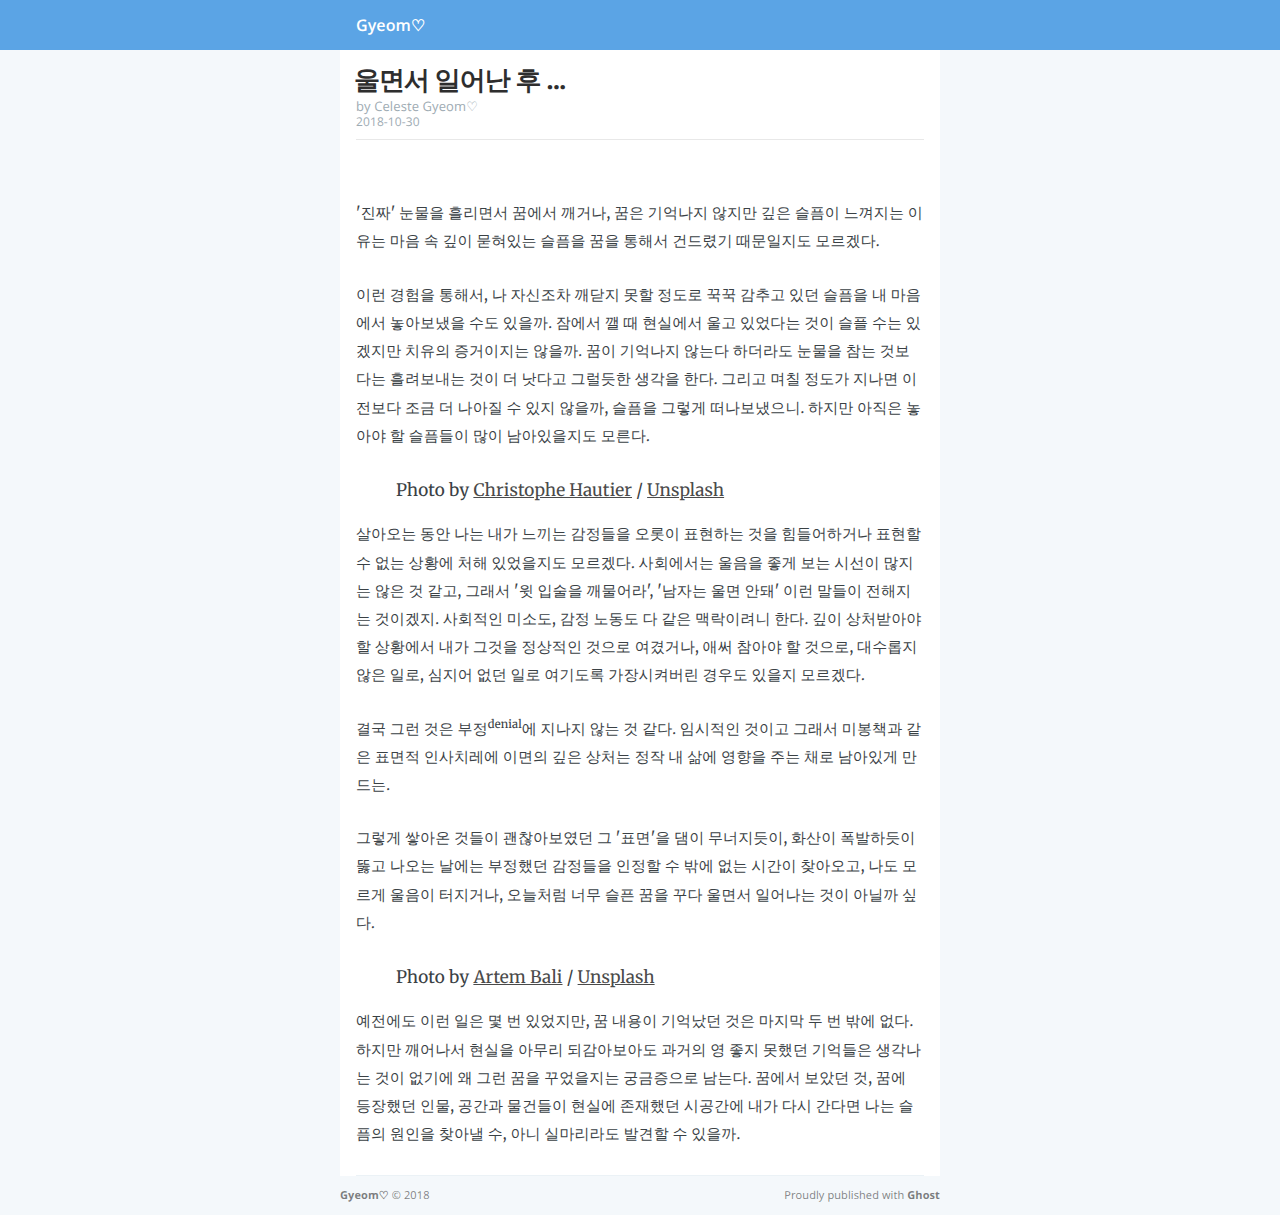
<file: ulmyeonseo-ileonal-ddae/amp/index.html>
<head>
    <meta charset="utf-8">

    <title>울면서 일어난 후 ...</title>

    <meta name="HandheldFriendly" content="True">
    <meta name="viewport" content="width=device-width,minimum-scale=1,initial-scale=1">

    <link rel="shortcut icon" href="../../favicon.png">

    <link rel="shortcut icon" href="../../favicon.png" type="image/png">
    <link rel="canonical" href="../index.html">
    <meta name="referrer" content="no-referrer-when-downgrade">
    
    <meta property="og:site_name" content="Gyeom♡">
    <meta property="og:type" content="article">
    <meta property="og:title" content="울면서 일어난 후 ...">
    <meta property="og:description" content="'진짜' 눈물을 흘리면서 꿈에서 깨거나, 꿈은 기억나지 않지만 깊은 슬픔이 느껴지는 이유는 마음 속 깊이 묻혀있는 슬픔을 꿈을 통해서 건드렸기 때문일지도 모르겠다.이런 경험을 통해서, 나 자신조차 깨닫지 못할 정도로 꾹꾹 감추고 있던 슬픔을 내 마음에서 놓아보냈을 수도 있을까. 잠에서 깰 때 현실에서 울고 있었다는 것이 슬플 수는 있겠지만 치유의">
    <meta property="og:url" content="http://localhost:2368/ulmyeonseo-ileonal-ddae/">
    <meta property="og:image" content="https://images.unsplash.com/photo-1521318042921-d6af2ed7ba42?ixlib=rb-0.3.5&amp;q=80&amp;fm=jpg&amp;crop=entropy&amp;cs=tinysrgb&amp;w=1080&amp;fit=max&amp;ixid=eyJhcHBfaWQiOjExNzczfQ&amp;s=7e6d95be079e15ae2e3c5707c9dfd7f4">
    <meta property="article:published_time" content="2018-10-30T05:44:45.000Z">
    <meta property="article:modified_time" content="2018-10-30T05:48:15.000Z">
    <meta property="article:tag" content="짧은 생각">
    
    <meta name="twitter:card" content="summary_large_image">
    <meta name="twitter:title" content="울면서 일어난 후 ...">
    <meta name="twitter:description" content="'진짜' 눈물을 흘리면서 꿈에서 깨거나, 꿈은 기억나지 않지만 깊은 슬픔이 느껴지는 이유는 마음 속 깊이 묻혀있는 슬픔을 꿈을 통해서 건드렸기 때문일지도 모르겠다.이런 경험을 통해서, 나 자신조차 깨닫지 못할 정도로 꾹꾹 감추고 있던 슬픔을 내 마음에서 놓아보냈을 수도 있을까. 잠에서 깰 때 현실에서 울고 있었다는 것이 슬플 수는 있겠지만 치유의">
    <meta name="twitter:url" content="http://localhost:2368/ulmyeonseo-ileonal-ddae/">
    <meta name="twitter:image" content="https://images.unsplash.com/photo-1521318042921-d6af2ed7ba42?ixlib=rb-0.3.5&amp;q=80&amp;fm=jpg&amp;crop=entropy&amp;cs=tinysrgb&amp;w=1080&amp;fit=max&amp;ixid=eyJhcHBfaWQiOjExNzczfQ&amp;s=7e6d95be079e15ae2e3c5707c9dfd7f4">
    <meta name="twitter:label1" content="Written by">
    <meta name="twitter:data1" content="Celeste Gyeom♡">
    <meta name="twitter:label2" content="Filed under">
    <meta name="twitter:data2" content="짧은 생각">
    <meta name="twitter:site" content="@aayeon1016">
    <meta property="og:image:width" content="1080">
    <meta property="og:image:height" content="1623">
    
    <script type="application/ld+json">
{
    "@context": "https://schema.org",
    "@type": "Article",
    "publisher": {
        "@type": "Organization",
        "name": "Gyeom♡",
        "logo": {
            "@type": "ImageObject",
            "url": "http://localhost:2368/content/images/2018/10/logo-1.png",
            "width": 60,
            "height": 60
        }
    },
    "author": {
        "@type": "Person",
        "name": "Celeste Gyeom♡",
        "image": {
            "@type": "ImageObject",
            "url": "http://localhost:2368/content/images/2018/10/logo.png",
            "width": 256,
            "height": 256
        },
        "url": "http://localhost:2368/author/celeste/",
        "sameAs": []
    },
    "headline": "울면서 일어난 후 ...",
    "url": "http://localhost:2368/ulmyeonseo-ileonal-ddae/",
    "datePublished": "2018-10-30T05:44:45.000Z",
    "dateModified": "2018-10-30T05:48:15.000Z",
    "image": {
        "@type": "ImageObject",
        "url": "https://images.unsplash.com/photo-1521318042921-d6af2ed7ba42?ixlib=rb-0.3.5&q=80&fm=jpg&crop=entropy&cs=tinysrgb&w=1080&fit=max&ixid=eyJhcHBfaWQiOjExNzczfQ&s=7e6d95be079e15ae2e3c5707c9dfd7f4",
        "width": 1080,
        "height": 1623
    },
    "keywords": "짧은 생각",
    "description": "&#x27;진짜&#x27; 눈물을 흘리면서 꿈에서 깨거나, 꿈은 기억나지 않지만 깊은 슬픔이 느껴지는 이유는 마음 속 깊이 묻혀있는 슬픔을 꿈을 통해서 건드렸기 때문일지도 모르겠다.이런 경험을 통해서, 나 자신조차 깨닫지 못할 정도로 꾹꾹 감추고 있던 슬픔을 내 마음에서 놓아보냈을 수도 있을까. 잠에서 깰 때 현실에서 울고 있었다는 것이 슬플 수는 있겠지만 치유의",
    "mainEntityOfPage": {
        "@type": "WebPage",
        "@id": "http://localhost:2368/"
    }
}
    </script>

    <meta name="generator" content="Ghost 2.3">
    <link rel="alternate" type="application/rss+xml" title="Gyeom♡" href="../../rss/index.html">

    <link rel="stylesheet" type="text/css" href="https://fonts.googleapis.com/css?family=Merriweather:300,700,700italic,300italic%7COpen+Sans:700,600,400">
    <style amp-custom>html{font-family:sans-serif;-ms-text-size-adjust:100%;-webkit-text-size-adjust:100%}body{margin:0}article,aside,details,figcaption,figure,footer,header,main,menu,nav,section,summary{display:block}audio,canvas,progress,video{display:inline-block;vertical-align:baseline}audio:not([controls]){display:none;height:0}[hidden],template{display:none}a{background-color:transparent}a:active,a:hover{outline:0}abbr[title]{border-bottom:1px dotted}b,strong{font-weight:bold}dfn{font-style:italic}h1{margin:0.67em 0;font-size:2em}mark{background:#ff0;color:#000}small{font-size:80%}sub,sup{position:relative;vertical-align:baseline;font-size:75%;line-height:0}sup{top:-0.5em}sub{bottom:-0.25em}img{border:0}amp-img{border:0}svg:not(:root){overflow:hidden}figure{margin:1em 40px}hr{box-sizing:content-box;height:0}pre{overflow:auto}code,kbd,pre,samp{font-family:monospace, monospace;font-size:1em}button,input,optgroup,select,textarea{margin:0;color:inherit;font:inherit}button{overflow:visible}button,select{text-transform:none}button,html input[type="button"],input[type="reset"],input[type="submit"]{cursor:pointer;-webkit-appearance:button}button[disabled],html input[disabled]{cursor:default}button::-moz-focus-inner,input::-moz-focus-inner{padding:0;border:0}input{line-height:normal}input[type="checkbox"],input[type="radio"]{box-sizing:border-box;padding:0}input[type="number"]::-webkit-inner-spin-button,input[type="number"]::-webkit-outer-spin-button{height:auto}input[type="search"]{-webkit-appearance:textfield}input[type="search"]::-webkit-search-cancel-button,input[type="search"]::-webkit-search-decoration{-webkit-appearance:none}fieldset{margin:0 2px;padding:0.35em 0.625em 0.75em;border:1px solid #c0c0c0}legend{padding:0;border:0}textarea{overflow:auto}optgroup{font-weight:bold}table{border-spacing:0;border-collapse:collapse}td,th{padding:0}html{max-height:100%;height:100%;font-size:62.5%;-webkit-tap-highlight-color:rgba(0, 0, 0, 0)}body{max-height:100%;height:100%;color:#3a4145;background:#f4f8fb;letter-spacing:0.01rem;font-family:"Merriweather", serif;font-size:1.8rem;line-height:1.75em;text-rendering:geometricPrecision;-webkit-font-feature-settings:"kern" 1;-moz-font-feature-settings:"kern" 1;-o-font-feature-settings:"kern" 1}::-moz-selection{background:#d6edff}::selection{background:#d6edff}h1,h2,h3,h4,h5,h6{margin:0 0 0.3em 0;color:#2e2e2e;font-family:"Open Sans", sans-serif;line-height:1.15em;text-rendering:geometricPrecision;-webkit-font-feature-settings:"dlig" 1, "liga" 1, "lnum" 1, "kern" 1;-moz-font-feature-settings:"dlig" 1, "liga" 1, "lnum" 1, "kern" 1;-o-font-feature-settings:"dlig" 1, "liga" 1, "lnum" 1, "kern" 1}h1{text-indent:-2px;letter-spacing:-1px;font-size:2.6rem}h2{letter-spacing:0;font-size:2.4rem}h3{letter-spacing:-0.6px;font-size:2.1rem}h4{font-size:1.9rem}h5{font-size:1.8rem}h6{font-size:1.8rem}a{color:#4a4a4a}a:hover{color:#111}p,ul,ol,dl{margin:0 0 2.5rem 0;font-size:1.5rem;text-rendering:geometricPrecision;-webkit-font-feature-settings:"liga" 1, "onum" 1, "kern" 1;-moz-font-feature-settings:"liga" 1, "onum" 1, "kern" 1;-o-font-feature-settings:"liga" 1, "onum" 1, "kern" 1}ol,ul{padding-left:2em}ol ol,ul ul,ul ol,ol ul{margin:0 0 0.4em 0;padding-left:2em}dl dt{float:left;clear:left;overflow:hidden;margin-bottom:1em;width:180px;text-align:right;text-overflow:ellipsis;white-space:nowrap;font-weight:700}dl dd{margin-bottom:1em;margin-left:200px}li{margin:0.4em 0}li li{margin:0}hr{display:block;margin:1.75em 0;padding:0;height:1px;border:0;border-top:#efefef 1px solid}blockquote{box-sizing:border-box;margin:1.75em 0 1.75em 0;padding:0 0 0 1.75em;border-left:#4a4a4a 0.4em solid;-moz-box-sizing:border-box}blockquote p{margin:0.8em 0;font-style:italic}blockquote small{display:inline-block;margin:0.8em 0 0.8em 1.5em;color:#ccc;font-size:0.9em}blockquote small:before{content:"\2014 \00A0"}blockquote cite{font-weight:700}blockquote cite a{font-weight:normal}mark{background-color:#fdffb6}code,tt{padding:1px 3px;border:#e3edf3 1px solid;background:#f7fafb;border-radius:2px;white-space:pre-wrap;font-family:Inconsolata, monospace, sans-serif;font-size:0.85em;font-feature-settings:"liga" 0;-webkit-font-feature-settings:"liga" 0;-moz-font-feature-settings:"liga" 0}pre{overflow:auto;box-sizing:border-box;margin:0 0 1.75em 0;padding:10px;width:100%;border:#e3edf3 1px solid;background:#f7fafb;border-radius:3px;white-space:pre;font-family:Inconsolata, monospace, sans-serif;font-size:0.9em;-moz-box-sizing:border-box}pre code,pre tt{padding:0;border:none;background:transparent;white-space:pre-wrap;font-size:inherit}kbd{display:inline-block;margin-bottom:0.4em;padding:1px 8px;border:#ccc 1px solid;background:#f4f4f4;border-radius:4px;box-shadow:0 1px 0 rgba(0, 0, 0, 0.2), 0 1px 0 0 #fff inset;color:#666;text-shadow:#fff 0 1px 0;font-size:0.9em;font-weight:700}table{box-sizing:border-box;margin:1.75em 0;max-width:100%;width:100%;background-color:transparent;-moz-box-sizing:border-box}table th,table td{padding:8px;border-top:#efefef 1px solid;vertical-align:top;text-align:left;line-height:20px}table th{color:#000}table caption + thead tr:first-child th,table caption + thead tr:first-child td,table colgroup + thead tr:first-child th,table colgroup + thead tr:first-child td,table thead:first-child tr:first-child th,table thead:first-child tr:first-child td{border-top:0}table tbody + tbody{border-top:#efefef 2px solid}table table table{background-color:#fff}table tbody > tr:nth-child(odd) > td,table tbody > tr:nth-child(odd) > th{background-color:#f6f6f6}table.plain tbody > tr:nth-child(odd) > td,table.plain tbody > tr:nth-child(odd) > th{background:transparent}iframe,amp-iframe,.fluid-width-video-wrapper{display:block;margin:1.75em 0}.fluid-width-video-wrapper iframe,.fluid-width-video-wrapper amp-iframe{margin:0}textarea,select,input{margin:0 0 5px 0;padding:6px 9px;width:260px;outline:0;border:#e7eef2 1px solid;background:#fff;border-radius:4px;box-shadow:none;font-family:"Open Sans", sans-serif;font-size:1.6rem;line-height:1.4em;font-weight:100;-webkit-appearance:none}textarea{min-width:250px;min-height:80px;max-width:340px;width:100%;height:auto}input[type="text"]:focus,input[type="email"]:focus,input[type="search"]:focus,input[type="tel"]:focus,input[type="url"]:focus,input[type="password"]:focus,input[type="number"]:focus,input[type="date"]:focus,input[type="month"]:focus,input[type="week"]:focus,input[type="time"]:focus,input[type="datetime"]:focus,input[type="datetime-local"]:focus,textarea:focus{outline:none;outline-width:0;border:#bbc7cc 1px solid;background:#fff}select{width:270px;height:30px;line-height:30px}.clearfix:before,.clearfix:after{content:" ";display:table}.clearfix:after{clear:both}.clearfix{zoom:1}.main-header{position:relative;display:table;overflow:hidden;box-sizing:border-box;width:100%;height:50px;background:#5ba4e5 no-repeat center center;background-size:cover;text-align:left;-webkit-box-sizing:border-box;-moz-box-sizing:border-box}.content{background:#fff;padding-top:15px}.blog-title,.content{margin:auto;max-width:600px}.blog-title a{display:block;padding-right:16px;padding-left:16px;height:50px;color:#fff;text-decoration:none;font-family:"Open Sans", sans-serif;font-size:16px;line-height:50px;font-weight:600}.post{position:relative;margin-top:0;margin-right:16px;margin-left:16px;padding-bottom:0;max-width:100%;border-bottom:#ebf2f6 1px solid;word-wrap:break-word;font-size:0.95em;line-height:1.65em}.post-header{margin-bottom:1rem}.post-title{margin-bottom:0}.post-title a{text-decoration:none}.post-meta{display:block;margin:3px 0 0 0;color:#9eabb3;font-family:"Open Sans", sans-serif;font-size:1.3rem;line-height:2.2rem}.post-meta a{color:#9eabb3;text-decoration:none}.post-meta a:hover{text-decoration:underline}.post-meta .author{margin:0;font-size:1.3rem;line-height:1.3em}.post-date{display:inline-block;text-transform:uppercase;white-space:nowrap;font-size:1.2rem;line-height:1.2em}.post-image{margin:0;padding-top:3rem;padding-bottom:30px;border-top:1px #E8E8E8 solid}.post-content amp-img,.post-content amp-anim{position:relative;left:50%;display:block;padding:0;min-width:0;max-width:112%;width:calc(100% + 32px);height:auto;transform:translateX(-50%);-webkit-transform:translateX(-50%);-ms-transform:translateX(-50%)}.footnotes{font-size:1.3rem;line-height:1.6em;font-style:italic}.footnotes li{margin:0.6rem 0}.footnotes p{margin:0}.footnotes p a:last-child{text-decoration:none}.site-footer{position:relative;margin:0 auto 20px auto;padding:1rem 15px;max-width:600px;color:rgba(0,0,0,0.5);font-family:"Open Sans", sans-serif;font-size:1.1rem;line-height:1.75em}.site-footer a{color:rgba(0,0,0,0.5);text-decoration:none;font-weight:bold}.site-footer a:hover{border-bottom:#bbc7cc 1px solid}.poweredby{display:block;float:right;width:45%;text-align:right}.copyright{display:block;float:left;width:45%}</style>

    <style amp-boilerplate>body{-webkit-animation:-amp-start 8s steps(1,end) 0s 1 normal both;-moz-animation:-amp-start 8s steps(1,end) 0s 1 normal both;-ms-animation:-amp-start 8s steps(1,end) 0s 1 normal both;animation:-amp-start 8s steps(1,end) 0s 1 normal both}@-webkit-keyframes -amp-start{from{visibility:hidden}to{visibility:visible}}@-moz-keyframes -amp-start{from{visibility:hidden}to{visibility:visible}}@-ms-keyframes -amp-start{from{visibility:hidden}to{visibility:visible}}@-o-keyframes -amp-start{from{visibility:hidden}to{visibility:visible}}@keyframes -amp-start{from{visibility:hidden}to{visibility:visible}}</style><noscript><style amp-boilerplate>body{-webkit-animation:none;-moz-animation:none;-ms-animation:none;animation:none}</style></noscript>
    <script async src="https://cdn.ampproject.org/v0.js"></script>

    

</head>

<body class="amp-template">
    <header class="main-header">
        <nav class="blog-title">
            <a href="../../">Gyeom♡</a>
        </nav>
    </header>

    <main class="content" role="main">
        <article class="post">

            <header class="post-header">
                <h1 class="post-title">울면서 일어난 후 ...</h1>
                <section class="post-meta">
                    <p class="author">by <a href="../../author/celeste/">Celeste Gyeom♡</a></p>
                    <time class="post-date" datetime="2018-10-30">2018-10-30</time>
                </section>
            </header>
            <figure class="post-image">
                <amp-img src="https://images.unsplash.com/photo-1521318042921-d6af2ed7ba42?ixlib=rb-0.3.5&amp;q=80&amp;fm=jpg&amp;crop=entropy&amp;cs=tinysrgb&amp;w=1080&amp;fit=max&amp;ixid=eyJhcHBfaWQiOjExNzczfQ&amp;s=7e6d95be079e15ae2e3c5707c9dfd7f4" width="600" height="400" layout="responsive"></amp-img>
            </figure>
            <section class="post-content">

                <p>'진짜' 눈물을 흘리면서 꿈에서 깨거나, 꿈은 기억나지 않지만 깊은 슬픔이 느껴지는 이유는 마음 속 깊이 묻혀있는 슬픔을 꿈을 통해서 건드렸기 때문일지도 모르겠다.</p><p>이런 경험을 통해서, 나 자신조차 깨닫지 못할 정도로 꾹꾹 감추고 있던 슬픔을 내 마음에서 놓아보냈을 수도 있을까. 잠에서 깰 때 현실에서 울고 있었다는 것이 슬플 수는 있겠지만 치유의 증거이지는 않을까. 꿈이 기억나지 않는다 하더라도 눈물을 참는 것보다는 흘려보내는 것이 더 낫다고 그럴듯한 생각을 한다. 그리고 며칠 정도가 지나면 이전보다 조금 더 나아질 수 있지 않을까, 슬픔을 그렇게 떠나보냈으니. 하지만 아직은 놓아야 할 슬픔들이 많이 남아있을지도 모른다.</p><figure class="kg-card kg-image-card kg-width-wide"><amp-img src="https://images.unsplash.com/photo-1533928298208-27ff66555d8d?ixlib=rb-0.3.5&amp;q=80&amp;fm=jpg&amp;crop=entropy&amp;cs=tinysrgb&amp;w=1080&amp;fit=max&amp;ixid=eyJhcHBfaWQiOjExNzczfQ&amp;s=036ea302c726e5e21f3b9d314522694b" class="kg-image" alt="gray top" width="5472" height="3648" layout="responsive"></amp-img><figcaption>Photo by <a href="https://unsplash.com/@hautier?utm_source=ghost&amp;utm_medium=referral&amp;utm_campaign=api-credit">Christophe Hautier</a> / <a href="https://unsplash.com/?utm_source=ghost&amp;utm_medium=referral&amp;utm_campaign=api-credit">Unsplash</a></figcaption></figure><p>살아오는 동안 나는 내가 느끼는 감정들을 오롯이 표현하는 것을 힘들어하거나 표현할 수 없는 상황에 처해 있었을지도 모르겠다. 사회에서는 울음을 좋게 보는 시선이 많지는 않은 것 같고, 그래서 '윗 입술을 깨물어라', '남자는 울면 안돼' 이런 말들이 전해지는 것이겠지. 사회적인 미소도, 감정 노동도 다 같은 맥락이려니 한다. 깊이 상처받아야 할 상황에서 내가 그것을 정상적인 것으로 여겼거나, 애써 참아야 할 것으로, 대수롭지 않은 일로, 심지어 없던 일로 여기도록 가장시켜버린 경우도 있을지 모르겠다.</p><p>결국 그런 것은 부정<sup>denial</sup>에 지나지 않는 것 같다. 임시적인 것이고 그래서 미봉책과 같은 표면적 인사치레에 이면의 깊은 상처는 정작 내 삶에 영향을 주는 채로 남아있게 만드는.</p><p>그렇게 쌓아온 것들이 괜찮아보였던 그 '표면'을 댐이 무너지듯이, 화산이 폭발하듯이 뚫고 나오는 날에는 부정했던 감정들을 인정할 수 밖에 없는 시간이 찾아오고, 나도 모르게 울음이 터지거나, 오늘처럼 너무 슬픈 꿈을 꾸다 울면서 일어나는 것이 아닐까 싶다.</p><figure class="kg-card kg-image-card kg-width-wide"><amp-img src="https://images.unsplash.com/photo-1534170131610-18177a660b3c?ixlib=rb-0.3.5&amp;q=80&amp;fm=jpg&amp;crop=entropy&amp;cs=tinysrgb&amp;w=1080&amp;fit=max&amp;ixid=eyJhcHBfaWQiOjExNzczfQ&amp;s=c1c179a719a79a57fd4a2b5648f38800" class="kg-image" alt="photo of white dreamcatcher" width="6000" height="4000" layout="responsive"></amp-img><figcaption>Photo by <a href="https://unsplash.com/@belart84?utm_source=ghost&amp;utm_medium=referral&amp;utm_campaign=api-credit">Artem Bali</a> / <a href="https://unsplash.com/?utm_source=ghost&amp;utm_medium=referral&amp;utm_campaign=api-credit">Unsplash</a></figcaption></figure><p>예전에도 이런 일은 몇 번 있었지만, 꿈 내용이 기억났던 것은 마지막 두 번 밖에 없다. 하지만 깨어나서 현실을 아무리 되감아보아도 과거의 영 좋지 못했던 기억들은 생각나는 것이 없기에 왜 그런 꿈을 꾸었을지는 궁금증으로 남는다. 꿈에서 보았던 것, 꿈에 등장했던 인물, 공간과 물건들이 현실에 존재했던 시공간에 내가 다시 간다면 나는 슬픔의 원인을 찾아낼 수, 아니 실마리라도 발견할 수 있을까.</p>

            </section>

        </article>
    </main>
    <footer class="site-footer clearfix">
        <section class="copyright"><a href="../../">Gyeom♡</a> © 2018</section>
        <section class="poweredby">Proudly published with <a href="https://ghost.org">Ghost</a></section>
    </footer>
</body>
</file>
<file: assets/built/screen.css>
a,abbr,acronym,address,applet,article,aside,audio,big,blockquote,body,canvas,caption,cite,code,dd,del,details,dfn,div,dl,dt,em,embed,fieldset,figcaption,figure,footer,form,h1,h2,h3,h4,h5,h6,header,hgroup,html,iframe,img,ins,kbd,label,legend,li,mark,menu,nav,object,ol,output,p,pre,q,ruby,s,samp,section,small,span,strike,strong,sub,summary,sup,table,tbody,td,tfoot,th,thead,time,tr,tt,ul,var,video{margin:0;padding:0;border:0;font:inherit;font-size:100%;vertical-align:baseline}body{line-height:1}ol,ul{list-style:none}blockquote,q{quotes:none}blockquote:after,blockquote:before,q:after,q:before{content:"";content:none}img{max-width:100%}html{box-sizing:border-box;font-family:sans-serif;-ms-text-size-adjust:100%;-webkit-text-size-adjust:100%}*,:after,:before{box-sizing:inherit}a{background-color:transparent}a:active,a:hover{outline:0}b,strong{font-weight:700}dfn,em,i{font-style:italic}h1{margin:.67em 0;font-size:2em}small{font-size:80%}sub,sup{position:relative;font-size:75%;line-height:0;vertical-align:baseline}sup{top:-.5em}sub{bottom:-.25em}img{border:0}svg:not(:root){overflow:hidden}mark{background-color:#fdffb6}code,kbd,pre,samp{font-family:monospace,monospace;font-size:1em}button,input,optgroup,select,textarea{margin:0;color:inherit;font:inherit}button{overflow:visible;border:none}button,select{text-transform:none}button,html input[type=button],input[type=reset],input[type=submit]{cursor:pointer;-webkit-appearance:button}button[disabled],html input[disabled]{cursor:default}button::-moz-focus-inner,input::-moz-focus-inner{padding:0;border:0}input{line-height:normal}input:focus{outline:none}input[type=checkbox],input[type=radio]{box-sizing:border-box;padding:0}input[type=number]::-webkit-inner-spin-button,input[type=number]::-webkit-outer-spin-button{height:auto}input[type=search]{box-sizing:content-box;-webkit-appearance:textfield}input[type=search]::-webkit-search-cancel-button,input[type=search]::-webkit-search-decoration{-webkit-appearance:none}legend{padding:0;border:0}textarea{overflow:auto}table{border-spacing:0;border-collapse:collapse}td,th{padding:0}html{overflow-y:scroll;font-size:62.5%;-webkit-tap-highlight-color:rgba(0,0,0,0)}body,html{overflow-x:hidden}body{color:#3c484e;font-family:-apple-system,BlinkMacSystemFont,Segoe UI,Roboto,Oxygen,Ubuntu,Cantarell,Open Sans,Helvetica Neue,sans-serif;font-size:1.5rem;line-height:1.6em;font-weight:400;font-style:normal;letter-spacing:0;text-rendering:optimizeLegibility;background:#fff;-webkit-font-smoothing:antialiased;-moz-osx-font-smoothing:grayscale;-moz-font-feature-settings:"liga" on}::-moz-selection{text-shadow:none;background:#cbeafb}::selection{text-shadow:none;background:#cbeafb}hr{position:relative;display:block;width:100%;margin:2.5em 0 3.5em;padding:0;height:1px;border:0;border-top:1px solid #e3e9ed}audio,canvas,iframe,img,svg,video{vertical-align:middle}fieldset{margin:0;padding:0;border:0}textarea{resize:vertical}blockquote,dl,ol,p,ul{margin:0 0 1.5em}ol,ul{padding-left:1.3em;padding-right:1.5em}ol ol,ol ul,ul ol,ul ul{margin:.5em 0 1em}ul{list-style:disc}ol{list-style:decimal}ol,ul{max-width:100%}li{margin:.5em 0;padding-left:.3em;line-height:1.6em}dt{float:left;margin:0 20px 0 0;width:120px;color:#15171a;font-weight:500;text-align:right}dd{margin:0 0 5px;text-align:left}blockquote{margin:1.5em 0;padding:0 1.6em;border-left:.5em solid #e5eff5}blockquote p{margin:.8em 0;font-size:1.2em;font-weight:300}blockquote small{display:inline-block;margin:.8em 0 .8em 1.5em;font-size:.9em;opacity:.8}blockquote small:before{content:"\2014 \00A0"}blockquote cite{font-weight:700}blockquote cite a{font-weight:400}a{color:#26a8ed;text-decoration:none}a:hover{text-decoration:underline}h1,h2,h3,h4,h5,h6{margin-top:0;line-height:1.15;font-weight:700;text-rendering:optimizeLegibility}h1{margin:0 0 .5em;font-size:5rem;font-weight:700}@media (max-width:500px){h1{font-size:2.2rem}}h2{margin:1.5em 0 .5em;font-size:2rem}@media (max-width:500px){h2{font-size:1.8rem}}h3{margin:1.5em 0 .5em;font-size:1.8rem;font-weight:500}@media (max-width:500px){h3{font-size:1.7rem}}h4{margin:1.5em 0 .5em;font-size:1.6rem;font-weight:500}h5,h6{margin:1.5em 0 .5em;font-size:1.4rem;font-weight:500}body{background:#f4f8fb}.img{display:block;width:100%;height:100%;background-position:50%;background-size:cover;border-radius:100%}.hidden{visibility:hidden;position:absolute;text-indent:-9999px}.site-wrapper{display:-ms-flexbox;display:flex;-ms-flex-direction:column;flex-direction:column;min-height:100vh}.site-main{z-index:100;-ms-flex-positive:1;flex-grow:1}.outer{position:relative;padding:0 4vw}.inner{margin:0 auto;max-width:1040px;width:100%}@media (min-width:900px){.author-template .post-feed,.home-template .post-feed,.tag-template .post-feed{margin-top:-70px;padding-top:0}.home-template .site-nav{position:relative;top:-70px}}.site-header{position:relative;padding-top:12px;padding-bottom:12px;color:#fff;background:#090a0b no-repeat 50%;background-size:cover}.site-header:before{bottom:0;background:rgba(0,0,0,.18)}.site-header:after,.site-header:before{content:"";position:absolute;top:0;right:0;left:0;z-index:10;display:block}.site-header:after{bottom:auto;height:80px;background:linear-gradient(rgba(0,0,0,.1),transparent)}.site-header.no-cover:after,.site-header.no-cover:before{display:none}.site-header-content{display:-ms-flexbox;display:flex;-ms-flex-direction:column;flex-direction:column;-ms-flex-pack:center;justify-content:center;-ms-flex-align:center;align-items:center;padding:10vw 4vw;min-height:200px;max-height:450px;text-align:center}.site-title{z-index:10;margin:0;padding:0;font-size:3.8rem;font-weight:700}.site-logo{max-height:45px}.site-description{z-index:10;margin:0;padding:5px 0;font-size:2.2rem;font-weight:300;letter-spacing:.5px;opacity:.8}@media (max-width:500px){.site-title{font-size:3rem}.site-description{font-size:1.8rem}}.site-nav{position:relative;z-index:300;-ms-flex-pack:justify;justify-content:space-between;-ms-flex-align:start;align-items:flex-start;height:40px;font-size:1.2rem}.site-nav,.site-nav-left{display:-ms-flexbox;display:flex;overflow-y:hidden}.site-nav-left{-ms-flex-align:center;align-items:center;overflow-x:auto;-webkit-overflow-scrolling:touch;margin-right:10px;padding-bottom:80px;letter-spacing:.4px;white-space:nowrap;-ms-overflow-scrolling:touch}.site-nav-logo{-ms-flex-negative:0;flex-shrink:0;display:block;margin-right:24px;padding:11px 0;color:#fff;font-size:1.7rem;line-height:1em;font-weight:700;letter-spacing:-.5px}.site-nav-logo:hover{text-decoration:none}.site-nav-logo img{display:block;width:auto;height:21px}.nav{display:-ms-flexbox;display:flex;margin:0 0 0 -12px;padding:0;list-style:none}.nav li{padding:0;text-transform:uppercase}.nav li,.nav li a{display:block;margin:0}.nav li a{padding:10px 12px;color:#fff;opacity:.8}.nav li a:hover{text-decoration:none;opacity:1}.site-nav-right{height:40px}.site-nav-right,.social-links{-ms-flex-negative:0;flex-shrink:0;display:-ms-flexbox;display:flex;-ms-flex-align:center;align-items:center}.social-links a:last-of-type{padding-right:20px}.social-link{display:-ms-flexbox;display:flex;-ms-flex-pack:center;justify-content:center;-ms-flex-align:center;align-items:center;margin:0;padding:10px;color:#fff;opacity:.8}.social-link:hover{opacity:1}.social-link svg{height:1.8rem;fill:#fff}.social-link-fb svg{height:1.5rem}.social-link-wb svg{height:1.6rem}.social-link-wb svg path{stroke:#fff}.social-link-rss svg{height:1.9rem}.subscribe-button{display:block;padding:4px 10px;border:1px solid #fff;color:#fff;font-size:1.2rem;line-height:1em;border-radius:10px;opacity:.8}.subscribe-button:hover{text-decoration:none;opacity:1}.rss-button{opacity:.8}.rss-button:hover{opacity:1}.rss-button svg{margin-bottom:1px;height:2.1rem;fill:#fff}@media (max-width:700px){.site-header{padding-right:0;padding-left:0}.site-nav-left{margin-right:0;padding-left:4vw}.site-nav-right{display:none}}.post-feed{position:relative;-ms-flex-wrap:wrap;flex-wrap:wrap;margin:0 -20px;padding:40px 0 0}.post-card,.post-feed{display:-ms-flexbox;display:flex}.post-card{-ms-flex:1 1 300px;flex:1 1 300px;-ms-flex-direction:column;flex-direction:column;overflow:hidden;margin:0 20px 40px;min-height:300px;background:#fff 50%;background-size:cover;border-radius:5px;box-shadow:8px 14px 38px rgba(39,44,49,.06),1px 3px 8px rgba(39,44,49,.03);transition:all .5s ease}.post-card:hover{box-shadow:8px 28px 50px rgba(39,44,49,.07),1px 6px 12px rgba(39,44,49,.04);transition:all .4s ease;transform:translate3D(0,-1px,0) scale(1.02)}.post-card-image-link{position:relative;display:block;overflow:hidden;border-radius:5px 5px 0 0}.post-card-image{width:auto;height:200px;background:#c5d2d9 no-repeat 50%;background-size:cover}.post-card-content-link{position:relative;-ms-flex-positive:1;flex-grow:1;display:block;padding:25px 25px 0;color:#15171a}.post-card-content-link:hover{text-decoration:none}.post-card-tags{display:block;margin-bottom:4px;color:#738a94;font-size:1.2rem;line-height:1.15em;font-weight:500;letter-spacing:.5px;text-transform:uppercase}.post-card-title{margin-top:0}.post-card-content{-ms-flex-positive:1;flex-grow:1;display:-ms-flexbox;display:flex;-ms-flex-direction:column;flex-direction:column;-ms-flex-pack:justify;justify-content:space-between}.post-card-excerpt{font-family:-apple-system,BlinkMacSystemFont,"Segoe UI",Roboto,Oxygen,Ubuntu,Cantarell,"Open Sans","Helvetica Neue",sans-serif;}.post-card-meta{display:-ms-flexbox;display:flex;-ms-flex-pack:justify;justify-content:space-between;-ms-flex-align:end;align-items:flex-end;padding:0 25px 25px}.author-profile-image,.avatar-wrapper{display:block;width:100%;height:100%;background:#e3e9ed;border-radius:100%;object-fit:cover}.post-card-meta .avatar-wrapper,.post-card-meta .profile-image-wrapper{position:relative}.author-list{display:-ms-flexbox;display:flex;-ms-flex-wrap:wrap-reverse;flex-wrap:wrap-reverse;margin:0;padding:0;list-style:none}.author-list-item{position:relative;-ms-flex-negative:0;flex-shrink:0;margin:0;padding:0}.author-list-item:first-child{z-index:10}.author-list-item:nth-child(2){z-index:9}.author-list-item:nth-child(3){z-index:8}.author-list-item:nth-child(4){z-index:7}.author-list-item:nth-child(5){z-index:6}.author-list-item:nth-child(6){z-index:5}.author-list-item:nth-child(7){z-index:4}.author-list-item:nth-child(8){z-index:3}.author-list-item:nth-child(9){z-index:2}.author-list-item:nth-child(10){z-index:1}.static-avatar{margin:0 -5px;width:34px;height:34px}.moving-avatar,.static-avatar{display:block;overflow:hidden;border:2px solid #fff;border-radius:100%}.moving-avatar{margin:0 -6px;width:56px;height:56px;transition:all .5s cubic-bezier(.4,.01,.165,.99) .7s}@media (min-width:800px){.author-list:hover .moving-avatar{margin:0;transition:all .3s cubic-bezier(.4,.01,.165,.99)}}.author-name-tooltip{position:absolute;bottom:105%;z-index:999;display:block;padding:2px 8px;color:#fff;font-size:1.2rem;letter-spacing:.2px;white-space:nowrap;background:#15171a;border-radius:3px;box-shadow:0 12px 26px rgba(39,44,49,.08),1px 3px 8px rgba(39,44,49,.03);opacity:0;transition:all .3s cubic-bezier(.4,.01,.165,.99);transform:translateY(6px);pointer-events:none}.author-list-item:hover .author-name-tooltip{opacity:1;transform:translateY(0)}@media (max-width:650px){.author-name-tooltip{display:none}}.reading-time{-ms-flex-negative:0;flex-shrink:0;margin-left:20px;color:#738a94;font-size:1.2rem;line-height:33px;font-weight:500;letter-spacing:.5px;text-transform:uppercase}@media (min-width:795px){.home-template .post-feed .post-card:nth-child(6n+1):not(.no-image){-ms-flex:1 1 100%;flex:1 1 100%;-ms-flex-direction:row;flex-direction:row}.home-template .post-feed .post-card:nth-child(6n+1):not(.no-image) .post-card-image-link{position:relative;-ms-flex:1 1 auto;flex:1 1 auto;border-radius:5px 0 0 5px}.home-template .post-feed .post-card:nth-child(6n+1):not(.no-image) .post-card-image{position:absolute;width:100%;height:100%}.home-template .post-feed .post-card:nth-child(6n+1):not(.no-image) .post-card-content{-ms-flex:0 1 357px;flex:0 1 357px}.home-template .post-feed .post-card:nth-child(6n+1):not(.no-image) h2{font-size:2.6rem}.home-template .post-feed .post-card:nth-child(6n+1):not(.no-image) p{font-size:1.8rem;line-height:1.55em}.home-template .post-feed .post-card:nth-child(6n+1):not(.no-image) .post-card-content-link{padding:30px 40px 0}.home-template .post-feed .post-card:nth-child(6n+1):not(.no-image) .post-card-meta{padding:0 40px 30px}}.home-template .site-header:after{display:none}@media (max-width:650px){.post-feed{padding-top:5vw}.post-card{margin:0 20px 5vw}}.page-template .site-main,.post-template .site-main{padding-bottom:4vw;background:#fff}.post-full{position:relative;z-index:50}.post-full-header{margin:0 auto;padding:6vw 3vw 3vw;max-width:1040px;text-align:center}@media (max-width:500px){.post-full-header{padding:14vw 3vw 10vw}}.post-full-meta{display:-ms-flexbox;display:flex;-ms-flex-pack:center;justify-content:center;-ms-flex-align:center;align-items:center;color:#738a94;font-size:1.4rem;font-weight:600;text-transform:uppercase}.post-full-meta-date{color:#3eb0ef}.post-full-title{margin:0;color:#090a0b}.date-divider{display:inline-block;margin:0 6px 1px}.post-full-image{margin:0 -10vw -165px;height:800px;background:#c5d2d9 50%;background-size:cover;border-radius:5px}@media (max-width:1170px){.post-full-image{margin:0 -4vw -100px;height:600px;border-radius:0}}@media (max-width:800px){.post-full-image{height:400px}}.post-full-content{position:relative;margin:0 auto;padding:70px 100px 0;min-height:230px;font-family:-apple-system,BlinkMacSystemFont,"Segoe UI",Roboto,Oxygen,Ubuntu,Cantarell,"Open Sans","Helvetica Neue",sans-serif;font-size:2.2rem;line-height:1.6em;background:#fff}@media (max-width:1170px){.post-full-content{padding:5vw 7vw 0}}@media (max-width:800px){.post-full-content{font-size:1.9rem}}.post-full-content:before{left:-5px;transform:rotate(-5deg)}.post-full-content:after,.post-full-content:before{content:"";position:absolute;top:15px;z-index:-1;display:block;width:20px;height:200px;background:rgba(39,44,49,.15);filter:blur(5px)}.post-full-content:after{right:-5px;transform:rotate(5deg)}.no-image .post-full-content{padding-top:0}.no-image .post-full-content:after,.no-image .post-full-content:before{display:none}.footnotes,.post-full-comments,.post-full-content blockquote,.post-full-content dl,.post-full-content h1,.post-full-content h2,.post-full-content h3,.post-full-content h4,.post-full-content h5,.post-full-content h6,.post-full-content ol,.post-full-content p,.post-full-content pre,.post-full-content ul{min-width:100%}.post-full-content li{word-break:break-word}.post-full-content li p{margin:0}.post-full-content a{color:#000;word-break:break-word;box-shadow:inset 0 -1px 0 #3eb0ef}.post-full-content a:hover{color:#3eb0ef;text-decoration:none}.post-full-content em,.post-full-content strong{color:#090a0b}.post-full-content small{display:inline-block;line-height:1.6em}.post-full-content li:first-child{margin-top:0}.post-full-content img,.post-full-content video{display:block;margin:1.5em auto;max-width:1040px;height:auto}@media (max-width:1040px){.post-full-content img,.post-full-content video{width:100%}}.post-full-content img[src$="#full"]{max-width:none;width:100vw}.post-full-content img+br+small{display:block;margin-top:-3em;margin-bottom:1.5em;text-align:center}.post-full-content iframe{margin:0 auto!important}.post-full-content blockquote{margin:0 0 1.5em;padding:0 1.5em;border-left:3px solid #3eb0ef}.post-full-content blockquote p{margin:0 0 1em;color:inherit;font-size:inherit;line-height:inherit;font-style:italic}.post-full-content blockquote p:last-child{margin-bottom:0}.post-full-content code{padding:0 5px 2px;font-size:.8em;line-height:1em;font-weight:400!important;background:#e5eff5;border-radius:3px}.post-full-content p code{word-break:break-all}.post-full-content pre{overflow-x:auto;margin:1.5em 0 3em;padding:20px;max-width:100%;border:1px solid #000;color:#e5eff5;font-size:1.4rem;line-height:1.5em;background:#0e0f11;border-radius:5px}.post-full-content pre code{padding:0;font-size:inherit;line-height:inherit;background:transparent}.post-full-content pre code :not(span){color:inherit}.post-full-content .fluid-width-video-wrapper{margin:1.5em 0 3em}.post-full-content hr{margin:4vw 0}.post-full-content hr:after{content:"";position:absolute;top:-15px;left:50%;display:block;margin-left:-10px;width:1px;height:30px;background:#e3e9ed;box-shadow:0 0 0 5px #fff;transform:rotate(45deg)}.post-full-content h1,.post-full-content h2,.post-full-content h3,.post-full-content h4,.post-full-content h5,.post-full-content h6{color:#090a0b;font-family:-apple-system,BlinkMacSystemFont,Segoe UI,Roboto,Oxygen,Ubuntu,Cantarell,Open Sans,Helvetica Neue,sans-serif}.post-full-content h1{margin:.5em 0 .2em;font-size:4.6rem;font-weight:700}@media (max-width:500px){.post-full-content h1{font-size:2.8rem}}.post-full-content h2{margin:.5em 0 .2em;font-size:3.6rem;font-weight:700}@media (max-width:500px){.post-full-content h2{font-size:2.6rem}}.post-full-content h3{margin:.5em 0 .2em;font-size:2.8rem;font-weight:700}@media (max-width:500px){.post-full-content h3{font-size:2.2rem}}.post-full-content h4{margin:.5em 0 .2em;font-size:2.8rem;font-weight:700}@media (max-width:500px){.post-full-content h4{font-size:2.2rem}}.post-full-content h5{display:block;margin:.5em 0;padding:1em 0 1.5em;border:0;color:#3eb0ef;font-family:Georgia,serif;font-size:3.2rem;line-height:1.35em;text-align:center}@media (min-width:1180px){.post-full-content h5{max-width:1060px;width:100vw}}@media (max-width:500px){.post-full-content h5{padding:0 0 .5em;font-size:2.2rem}}.post-full-content h6{margin:.5em 0 .2em;font-size:2.3rem;font-weight:700}@media (max-width:500px){.post-full-content h6{font-size:2rem}}.footnotes-sep{margin-bottom:30px}.footnotes{font-size:1.5rem}.footnotes p{margin:0}.footnote-backref{color:#3eb0ef!important;font-size:1.2rem;font-weight:700;text-decoration:none!important;box-shadow:none!important}@media (max-width:500px){.post-full-meta{font-size:1.2rem;line-height:1.3em}.post-full-title{font-size:2.9rem}.post-full-image{margin-bottom:4vw;height:350px}.post-full-content{padding:0}.post-full-content:after,.post-full-content:before{display:none}}.post-full-content table{display:inline-block;overflow-x:auto;margin:.5em 0 2.5em;max-width:100%;width:auto;border-spacing:0;border-collapse:collapse;font-family:-apple-system,BlinkMacSystemFont,Segoe UI,Roboto,Oxygen,Ubuntu,Cantarell,Open Sans,Helvetica Neue,sans-serif;font-size:1.6rem;white-space:nowrap;vertical-align:top;-webkit-overflow-scrolling:touch;background:radial-gradient(ellipse at left,rgba(0,0,0,.2) 0,transparent 75%) 0,radial-gradient(ellipse at right,rgba(0,0,0,.2) 0,transparent 75%) 100%;background-attachment:scroll,scroll;background-size:10px 100%,10px 100%;background-repeat:no-repeat}.post-full-content table td:first-child{background-image:linear-gradient(90deg,#fff 50%,hsla(0,0%,100%,0));background-size:20px 100%;background-repeat:no-repeat}.post-full-content table td:last-child{background-image:linear-gradient(270deg,#fff 50%,hsla(0,0%,100%,0));background-position:100% 0;background-size:20px 100%;background-repeat:no-repeat}.post-full-content table th{color:#15171a;font-size:1.2rem;font-weight:700;letter-spacing:.2px;text-align:left;text-transform:uppercase;background-color:#f4f8fb}.post-full-content table td,.post-full-content table th{padding:6px 12px;border:1px solid #e3ecf3}.subscribe-form{margin:1.5em 0;padding:6.5vw 7vw 7vw;border:1px solid #edf4f8;text-align:center;background:#f4f8fb;border-radius:7px}.subscribe-form-title{margin:0 0 3px;padding:0;color:#15171a;font-size:3.5rem;line-height:1;font-weight:700}.subscribe-form p{margin-bottom:1em;color:#738a94;font-size:2.2rem;line-height:1.55em;letter-spacing:.2px}.subscribe-form form{display:-ms-flexbox;display:flex;-ms-flex-pack:center;justify-content:center;-ms-flex-align:center;align-items:center;margin:0 auto;max-width:420px}.subscribe-form .form-group{-ms-flex-positive:1;flex-grow:1}.subscribe-email{display:block;padding:10px;width:100%;border:1px solid #dae2e7;color:#738a94;font-size:1.8rem;line-height:1em;font-weight:400;-webkit-user-select:text;-moz-user-select:text;-ms-user-select:text;user-select:text;border-radius:5px;transition:border-color .15s linear;-webkit-appearance:none}.subscribe-form button{display:inline-block;margin:0 0 0 10px;padding:0 20px;height:41px;outline:none;color:#fff;font-size:1.5rem;line-height:37px;font-weight:400;text-align:center;text-shadow:0 -1px 0 rgba(0,0,0,.1);background:linear-gradient(#4fb7f0,#29a0e0 60%,#29a0e0 90%,#36a6e2);border-radius:5px;box-shadow:inset 0 0 0 1px rgba(0,0,0,.14);-webkit-font-smoothing:subpixel-antialiased}.subscribe-form button:active,.subscribe-form button:focus{background:#209cdf}@media (max-width:650px){.subscribe-form-title{font-size:2.4rem}.subscribe-form p{font-size:1.6rem}}@media (max-width:500px){.subscribe-form form{-ms-flex-direction:column;flex-direction:column}.subscribe-form .form-group{width:100%}.subscribe-form button{margin:10px 0 0;width:100%}}.post-full-footer{-ms-flex-pack:justify;justify-content:space-between;-ms-flex-align:center;align-items:center;margin:0 auto;padding:3vw 0 6vw;max-width:840px}.author-card,.post-full-footer{display:-ms-flexbox;display:flex}.author-card .author-profile-image,.author-card .avatar-wrapper{width:60px;height:60px}.author-card-name{margin:8px 0 2px;padding:0;font-size:2rem}.author-card-name a{color:#15171a;font-weight:700}.author-card-name a:hover{text-decoration:none}.author-card-content p{margin:0;color:#738a94;line-height:1.3em}.post-full-footer-right{-ms-flex-negative:0;flex-shrink:0;margin-left:20px}.author-card-button{display:block;padding:9px 16px;border:1px solid #aebbc1;color:#738a94;font-size:1.2rem;line-height:1;font-weight:500;border-radius:20px;transition:all .2s ease}.author-card-button:hover{border-color:#3eb0ef;color:#3eb0ef;text-decoration:none}.post-full-authors{-ms-flex-positive:1;flex-grow:1;display:-ms-flexbox;display:flex;-ms-flex-direction:column;flex-direction:column;-ms-flex-align:center;align-items:center;margin-top:20px;padding-top:40px;border-top:1px solid #e3e9ed}.post-full-authors-content{margin-bottom:20px}.post-full-authors-content p{margin-bottom:0;color:#738a94;font-size:1.4rem;letter-spacing:.2px;text-align:center;text-transform:uppercase}.post-full-authors-content a{display:inline-block;color:#424852;font-size:1.4rem;font-weight:600;text-transform:uppercase}.post-full-footer .author-list{-ms-flex-pack:center;justify-content:center;padding:10px 20px}.author-card .author-profile-image,.author-card .avatar-wrapper{position:relative;margin-right:15px}.author-list-item .author-card{position:absolute;bottom:130%;left:50%;z-index:300;display:block;margin-left:-160px;width:320px;font-size:1.4rem;letter-spacing:.2px;background:#fff;border-radius:6px;box-shadow:0 12px 26px rgba(39,44,49,.08),1px 3px 8px rgba(39,44,49,.03);opacity:0;transition:all .3s cubic-bezier(.4,.01,.165,.99);transform:scale(.98) translateY(15px);pointer-events:none}.author-list-item .author-card:before{content:"";position:absolute;top:100%;left:50%;display:block;margin-left:-12px;width:0;height:0;border-top:12px solid #fff;border-right:12px solid transparent;border-left:12px solid transparent}.author-list-item .author-card.hovered{opacity:1;transform:scale(1) translateY(0);pointer-events:auto}.author-card .basic-info{display:-ms-flexbox;display:flex;-ms-flex-direction:column;flex-direction:column;-ms-flex-align:center;align-items:center;padding:30px 20px 20px;color:#fff;background:#15171a;border-radius:6px 6px 0 0}.author-card .basic-info h2{margin:1em 0 .5em}.author-card .bio{padding:20px 20px 0}@media (max-width:650px){.author-list-item .author-card{display:none}}.basic-info .author-profile-image,.basic-info .avatar-wrapper{margin:0;width:88px;height:88px;border:none}.basic-info .avatar-wrapper{position:relative;background:rgba(229,239,245,.1)}.basic-info .avatar-wrapper svg{margin:0;width:88px;height:88px;opacity:.15}.post-full-comments{margin:0 auto;max-width:840px}.read-next-feed{-ms-flex-wrap:wrap;flex-wrap:wrap;margin:0 -20px;padding:40px 0 0}.read-next-card,.read-next-feed{display:-ms-flexbox;display:flex}.read-next-card{position:relative;-ms-flex:1 1 300px;flex:1 1 300px;-ms-flex-direction:column;flex-direction:column;overflow:hidden;margin:0 20px 40px;padding:25px;color:#fff;background:#15171a 50%;background-size:cover;border-radius:5px;box-shadow:8px 14px 38px rgba(39,44,49,.06),1px 3px 8px rgba(39,44,49,.03)}.read-next-card:before{content:"";position:absolute;top:0;right:0;bottom:0;left:0;display:block;background:linear-gradient(135deg,rgba(0,40,60,.8),rgba(0,20,40,.7));border-radius:5px;-webkit-backdrop-filter:blur(2px);backdrop-filter:blur(2px)}.read-next-card-header{position:relative;z-index:50;padding-top:20px;text-align:center}.read-next-card-header-sitetitle{display:block;font-size:1.3rem;line-height:1.3em;opacity:.8}.read-next-card-header-title{margin:0;padding:0 20px;color:#fff;font-size:3rem;line-height:1.2em;letter-spacing:1px}.read-next-card-header-title a{color:#fff;font-weight:300;text-decoration:none}.read-next-card-header-title a:hover{text-decoration:none}.read-next-divider{position:relative;display:-ms-flexbox;display:flex;-ms-flex-pack:center;justify-content:center;height:80px}.read-next-divider svg{width:40px;fill:transparent;stroke:#fff;stroke-width:.5px;stroke-opacity:.65}.read-next-card-content{position:relative;z-index:50;-ms-flex-positive:1;flex-grow:1;display:-ms-flexbox;display:flex;font-size:1.7rem}.read-next-card-content ul{display:-ms-flexbox;display:flex;-ms-flex-direction:column;flex-direction:column;margin:0 auto;padding:0;text-align:center;list-style:none}.read-next-card-content li{margin:0;padding:0;font-size:1.6rem;line-height:1.25em;font-weight:200;letter-spacing:-.5px}.read-next-card-content li a{display:block;padding:20px 0;border-bottom:1px solid hsla(0,0%,100%,.3);color:#fff;font-weight:500;vertical-align:top;transition:opacity .3s ease}.read-next-card-content li:first-of-type a{padding-top:10px}.read-next-card-content li a:hover{opacity:1}.read-next-card-footer{position:relative;margin:15px 0 3px;text-align:center}.read-next-card-footer a{color:#fff}.floating-header{visibility:hidden;position:fixed;top:0;right:0;left:0;z-index:1000;display:-ms-flexbox;display:flex;-ms-flex-align:center;align-items:center;height:60px;border-bottom:1px solid rgba(0,0,0,.06);background:hsla(0,0%,100%,.95);transition:all .5s cubic-bezier(.19,1,.22,1);transform:translate3d(0,-120%,0)}.floating-active{visibility:visible;transition:all .5s cubic-bezier(.22,1,.27,1);transform:translateZ(0)}.floating-header-logo{overflow:hidden;margin:0 0 0 20px;font-size:1.6rem;line-height:1em;letter-spacing:-1px;text-overflow:ellipsis;white-space:nowrap}.floating-header-logo a{display:-ms-flexbox;display:flex;-ms-flex-align:center;align-items:center;color:#15171a;line-height:1.1em;font-weight:700}.floating-header-logo a:hover{text-decoration:none}.floating-header-logo img{margin:0 10px 0 0;max-height:20px}.floating-header-divider{margin:0 5px;line-height:1em}.floating-header-title{-ms-flex:1;flex:1;overflow:hidden;margin:0;color:#2e2e2e;font-size:1.6rem;line-height:1.3em;font-weight:700;text-overflow:ellipsis;white-space:nowrap}.floating-header-share{-ms-flex-pack:end;justify-content:flex-end;padding-left:2%;font-size:1.3rem;line-height:1}.floating-header-share,.floating-header-share a{display:-ms-flexbox;display:flex;-ms-flex-align:center;align-items:center}.floating-header-share a{-ms-flex-pack:center;justify-content:center}.floating-header-share svg{width:auto;height:16px;fill:#fff}.floating-header-share-label{-ms-flex-negative:0;flex-shrink:0;display:-ms-flexbox;display:flex;-ms-flex-align:center;align-items:center;margin-right:10px;color:rgba(0,0,0,.7);font-weight:500}.floating-header-share-label svg{margin:0 5px 0 10px;width:18px;height:18px;stroke:rgba(0,0,0,.7);transform:rotate(90deg)}.floating-header-share-fb,.floating-header-share-tw{display:block;-ms-flex-align:center;-ms-grid-row-align:center;align-items:center;width:60px;height:60px;color:#fff;line-height:48px;text-align:center;transition:all .5s cubic-bezier(.19,1,.22,1)}.floating-header-share-tw{background:#33b1ff}.floating-header-share-fb{background:#005e99}.progress{position:absolute;right:0;bottom:-1px;left:0;width:100%;height:2px;border:none;color:#3eb0ef;background:transparent;-webkit-appearance:none;-moz-appearance:none;appearance:none}.progress::-webkit-progress-bar{background-color:transparent}.progress::-webkit-progress-value{background-color:#3eb0ef}.progress::-moz-progress-bar{background-color:#3eb0ef}.progress-container{position:absolute;top:0;left:0;display:block;width:100%;height:2px;background-color:transparent}.progress-bar{display:block;width:50%;height:inherit;background-color:#3eb0ef}@media (max-width:900px){.floating-header{height:40px}.floating-header-logo,.floating-header-title{font-size:1.5rem}.floating-header-share-fb,.floating-header-share-tw{width:40px;height:40px;line-height:38px}}@media (max-width:800px){.floating-header-logo{margin-left:10px}.floating-header-logo a{color:#2e2e2e}.floating-header-divider,.floating-header-title{visibility:hidden}}@media (max-width:450px){.floating-header-share-label{display:none}}.post-content{display:-ms-flexbox;display:flex;-ms-flex-direction:column;flex-direction:column;-ms-flex-align:center;align-items:center;max-width:920px}.post-template .post-content>p:first-child{font-size:1.25em;line-height:1.5em}.post-full-content .kg-image{max-width:100%}.post-full-image+.post-full-content .kg-content :first-child .kg-image{width:100%}.post-full-content .kg-width-wide .kg-image{max-width:1040px}.post-full-content .kg-width-full .kg-image{max-width:100vw}.post-full-content figure{margin:1.5em 0 3em}.post-full-content figure img{margin:0}.post-full-content figcaption{margin:1em 0 0;font-size:80%;line-height:1.6em;text-align:center}.kg-width-full figcaption{padding:0 1.5em}.kg-embed-card{display:-ms-flexbox;display:flex;-ms-flex-direction:column;flex-direction:column;-ms-flex-align:center;align-items:center;min-width:100%}.kg-embed-card .fluid-width-video-wrapper{margin:0}@media (max-width:1040px){.post-full-content .kg-width-full .kg-image{width:100vw}}.kg-gallery-container{display:-ms-flexbox;display:flex;-ms-flex-direction:column;flex-direction:column;max-width:1040px;width:100vw}.kg-gallery-row{display:-ms-flexbox;display:flex;-ms-flex-direction:row;flex-direction:row;-ms-flex-pack:center;justify-content:center}.kg-gallery-image img{display:block;margin:0;width:100%;height:100%}.kg-gallery-row:not(:first-of-type){margin:.75em 0 0}.kg-gallery-image:not(:first-of-type){margin:0 0 0 .75em}.kg-gallery-card+.kg-gallery-card,.kg-gallery-card+.kg-image-card.kg-width-wide,.kg-image-card.kg-width-wide+.kg-gallery-card,.kg-image-card.kg-width-wide+.kg-image-card.kg-width-wide{margin:-2.25em 0 3em}.site-header-content .author-profile-image{z-index:10;-ms-flex-negative:0;flex-shrink:0;margin:0 0 20px;width:100px;height:100px;box-shadow:0 0 0 6px hsla(0,0%,100%,.1)}.site-header-content .author-bio{z-index:10;-ms-flex-negative:0;flex-shrink:0;margin:5px 0 10px;max-width:600px;font-size:2rem;line-height:1.3em;font-weight:300;letter-spacing:.5px;opacity:.8}.site-header-content .author-meta{z-index:10;-ms-flex-negative:0;flex-shrink:0;display:-ms-flexbox;display:flex;-ms-flex-pack:center;justify-content:center;-ms-flex-align:center;align-items:center;margin:0 0 10px;font-family:Georgia,serif;font-style:italic}.site-header-content .author-location svg{height:1.9rem;stroke:#fff}.site-header-content .bull{display:inline-block;margin:0 12px;opacity:.5}.site-header-content .social-link:first-of-type{padding-left:4px}@media (max-width:500px){.site-header-content .author-bio{font-size:1.8rem;line-height:1.15em;letter-spacing:0}.author-location,.author-stats{display:none}}.error-template .site-main{padding:7vw 4vw}.site-nav-center{display:-ms-flexbox;display:flex;-ms-flex-pack:center;justify-content:center;-ms-flex-align:center;align-items:center;text-align:center}.site-nav-center .site-nav-logo{margin-right:0}.error-message{text-align:center}.error-code{margin:0;font-size:12vw;line-height:1em;letter-spacing:-5px;opacity:.3}.error-description{margin:0;color:#738a94;font-size:3rem;line-height:1.3em;font-weight:400}@media (max-width:800px){.error-description{margin:5px 0 0;font-size:1.8rem}}.error-link{display:inline-block;margin-top:5px}.error-template .post-feed{padding-top:0}.subscribe-overlay{position:fixed;top:0;right:0;bottom:0;left:0;z-index:9000;display:-ms-flexbox;display:flex;-ms-flex-pack:center;justify-content:center;-ms-flex-align:center;align-items:center;background:rgba(0,25,40,.97);opacity:0;transition:opacity .2s ease-in;pointer-events:none;-webkit-backdrop-filter:blur(3px);backdrop-filter:blur(3px)}.subscribe-overlay:target{opacity:1;pointer-events:auto}.subscribe-overlay-content{position:relative;z-index:9999;margin:0 0 5vw;padding:4vw;color:#fff;text-align:center}.subscribe-overlay-logo{position:fixed;top:23px;left:30px;height:30px}.subscribe-overlay-title{display:inline-block;margin:0 0 10px;font-size:6rem;line-height:1.15em}.subscribe-overlay-description{margin:0 auto 50px;max-width:650px;font-family:Georgia,serif;font-size:3rem;line-height:1.3em;font-weight:300;opacity:.8}.subscribe-overlay form{display:-ms-flexbox;display:flex;-ms-flex-pack:center;justify-content:center;-ms-flex-align:center;align-items:center;margin:0 auto;max-width:500px}.subscribe-overlay .form-group{-ms-flex-positive:1;flex-grow:1}.subscribe-overlay .subscribe-email{display:block;padding:14px 20px;width:100%;border:none;color:#738a94;font-size:2rem;line-height:1em;font-weight:400;letter-spacing:.5px;-webkit-user-select:text;-moz-user-select:text;-ms-user-select:text;user-select:text;border-radius:8px;transition:border-color .15s linear;-webkit-appearance:none}.subscribe-email:focus{outline:0;border-color:#becdd5}.subscribe-overlay button{display:inline-block;margin:0 0 0 15px;padding:0 25px;height:52px;outline:none;color:#fff;font-size:1.7rem;line-height:37px;font-weight:400;text-align:center;text-shadow:0 -1px 0 rgba(0,0,0,.1);background:linear-gradient(#4fb7f0,#29a0e0 60%,#29a0e0 90%,#36a6e2);border-radius:8px;box-shadow:inset 0 0 0 1px rgba(0,0,0,.14);-webkit-font-smoothing:subpixel-antialiased}.subscribe-overlay button:active,.subscribe-overlay button:focus{background:#209cdf}.subscribe-overlay-close{position:absolute;top:0;right:0;bottom:0;left:0;display:block}.subscribe-overlay-close:before{transform:rotate(45deg)}.subscribe-overlay-close:after,.subscribe-overlay-close:before{content:"";position:absolute;top:40px;right:25px;display:block;width:30px;height:2px;background:#fff;opacity:.8}.subscribe-overlay-close:after{transform:rotate(-45deg)}.subscribe-overlay-close:hover{cursor:default}.site-footer{position:relative;padding-top:20px;padding-bottom:60px;color:#fff;background:#000}.site-footer-content{display:-ms-flexbox;display:flex;-ms-flex-wrap:wrap;flex-wrap:wrap;-ms-flex-pack:justify;justify-content:space-between;-ms-flex-align:center;align-items:center;font-size:1.3rem}.site-footer-content,.site-footer-content a{color:hsla(0,0%,100%,.7)}.site-footer-content a:hover{color:#fff;text-decoration:none}.site-footer-nav{display:-ms-flexbox;display:flex}.site-footer-nav a{position:relative;margin-left:20px}.site-footer-nav a:before{content:"";position:absolute;top:11px;left:-11px;display:block;width:2px;height:2px;background:#fff;border-radius:100%}.site-footer-nav a:first-of-type:before{display:none}@media (max-width:650px){.site-footer-content{-ms-flex-direction:column;flex-direction:column}.site-footer-nav a:first-child{margin-left:0}}
/*# sourceMappingURL=screen.css.map */
</file>
